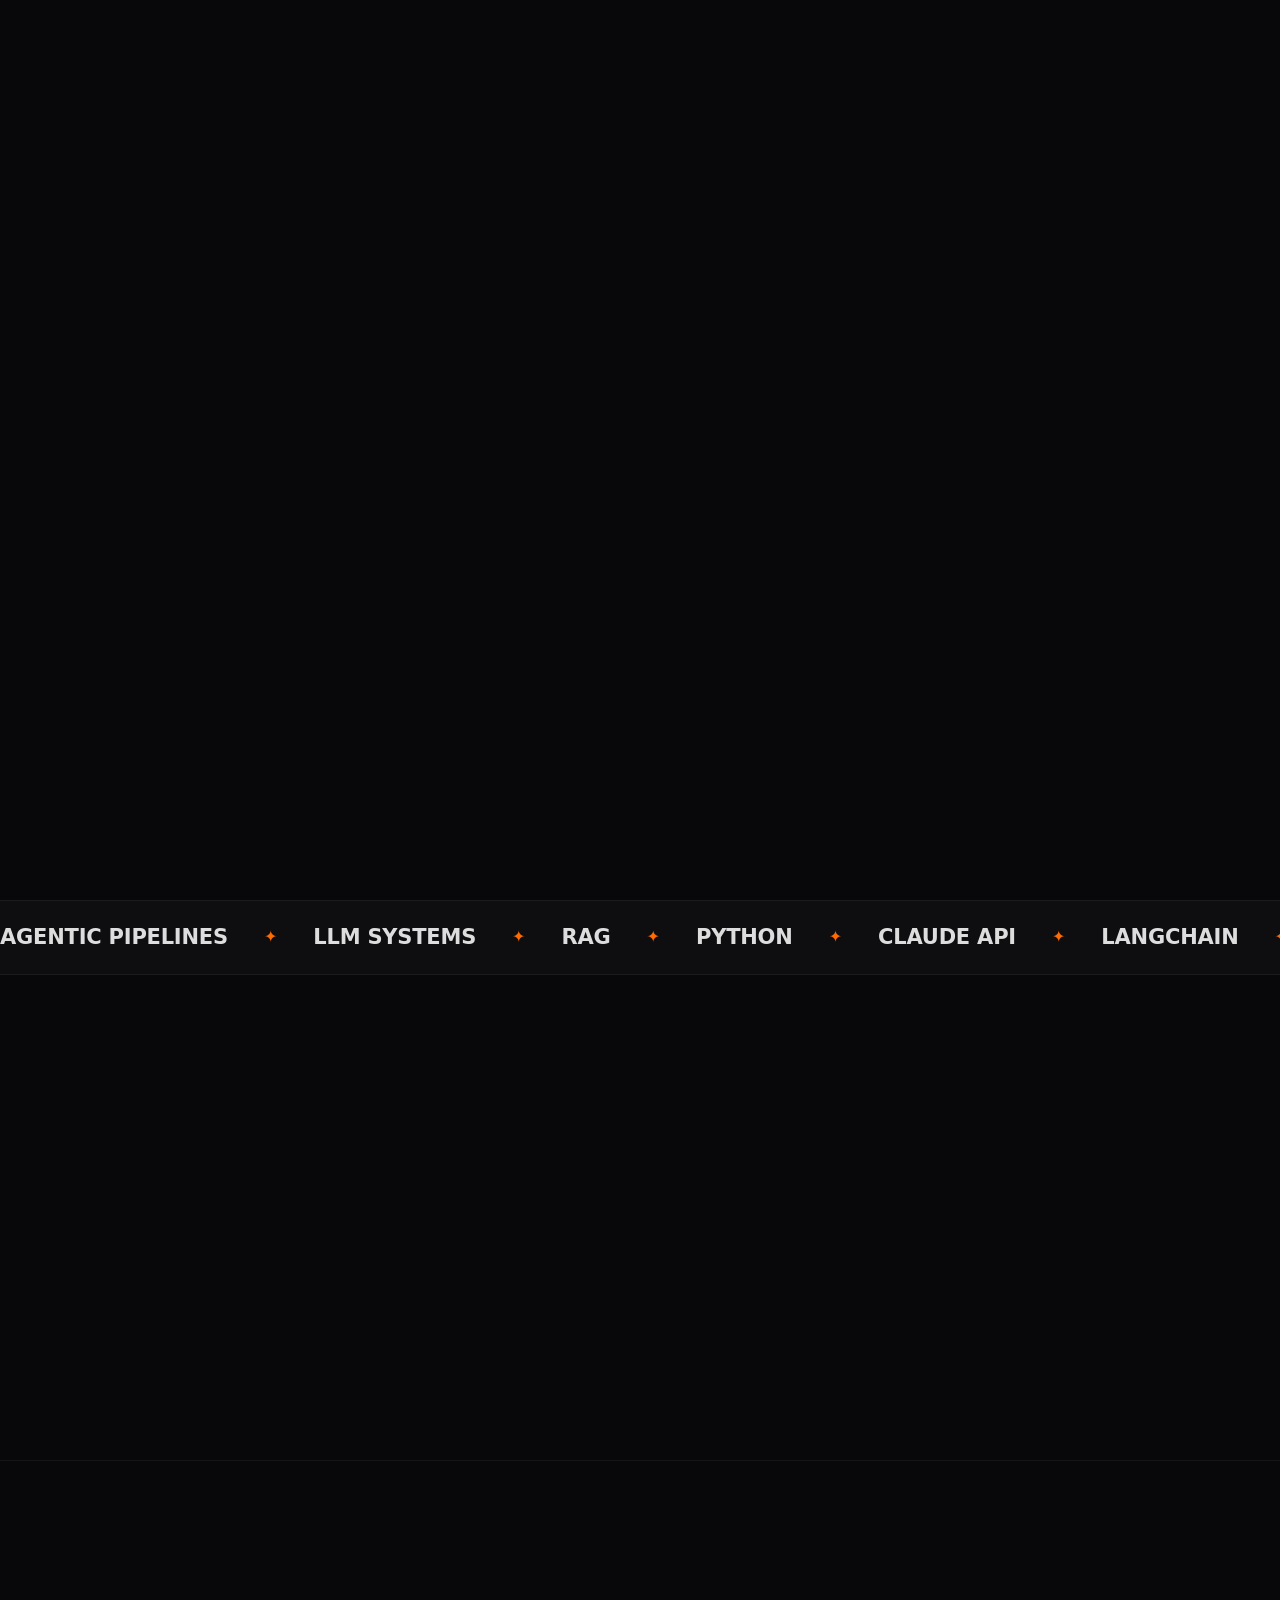
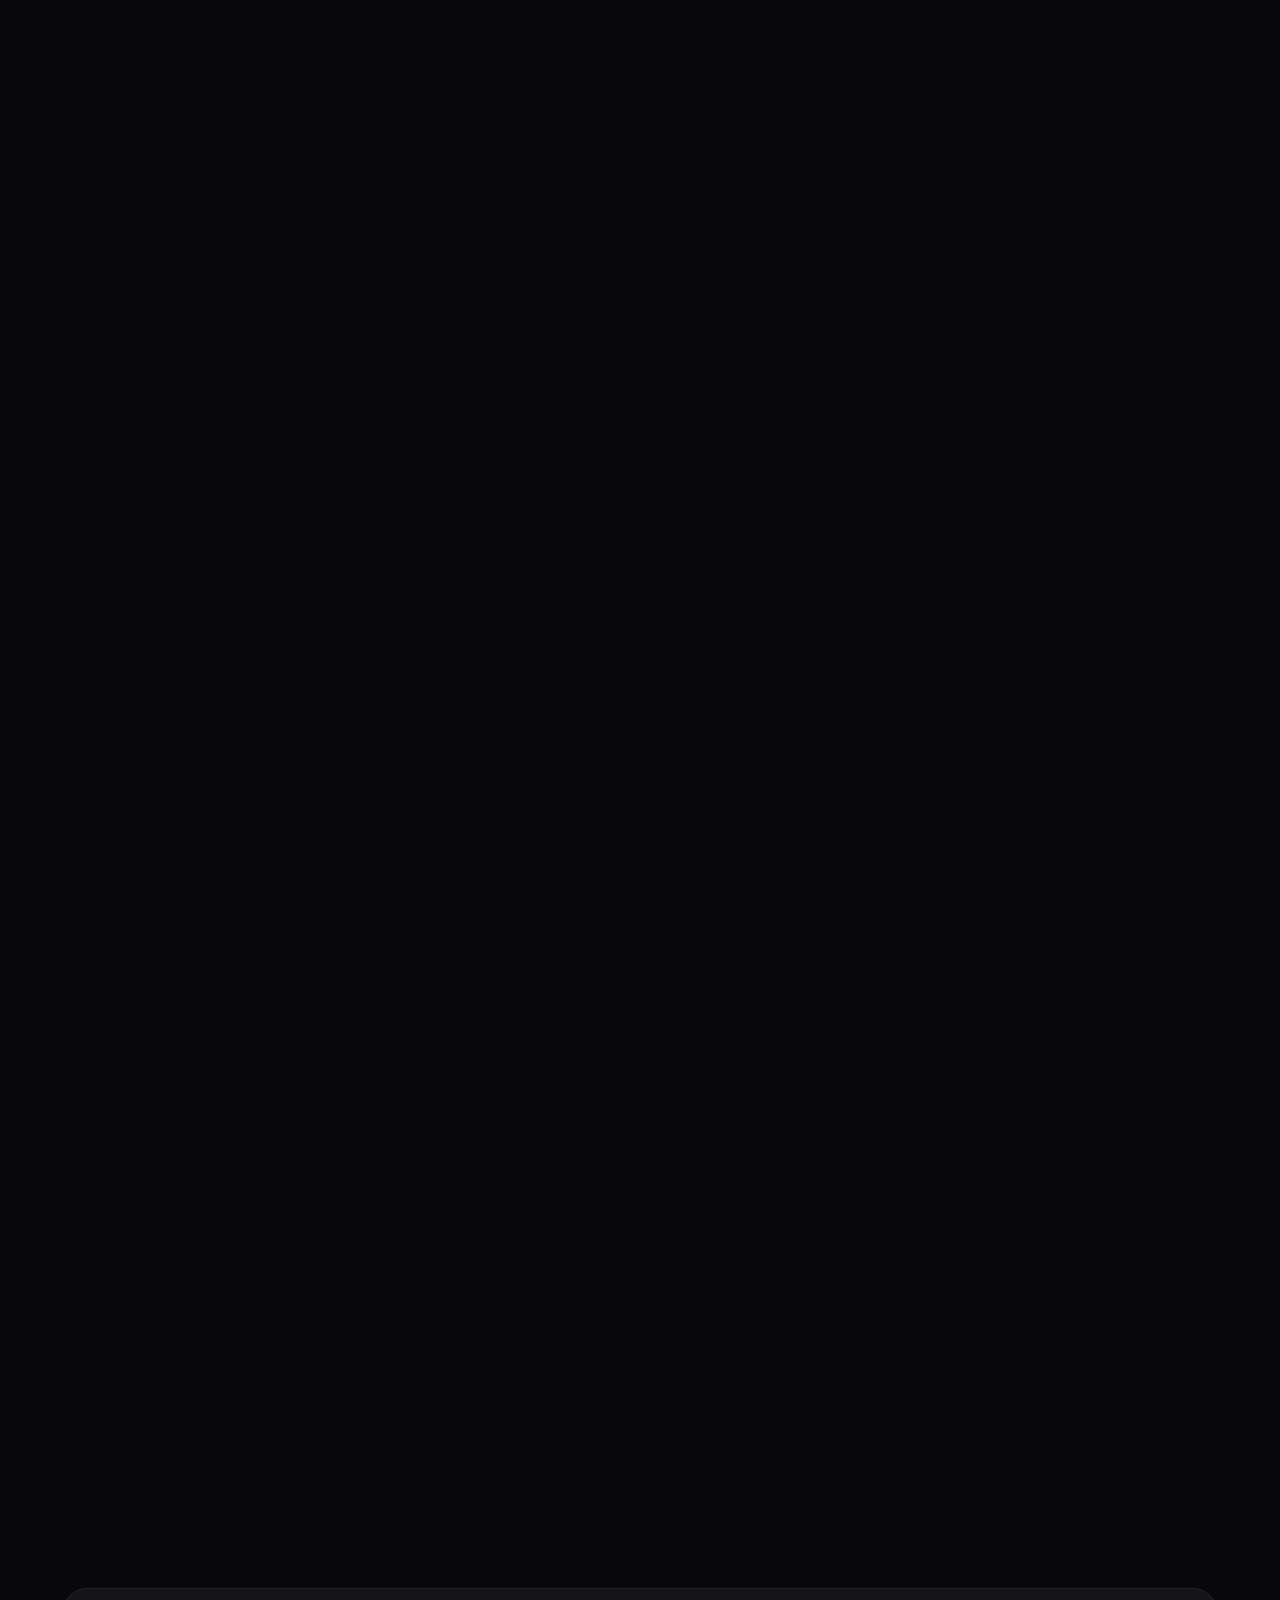
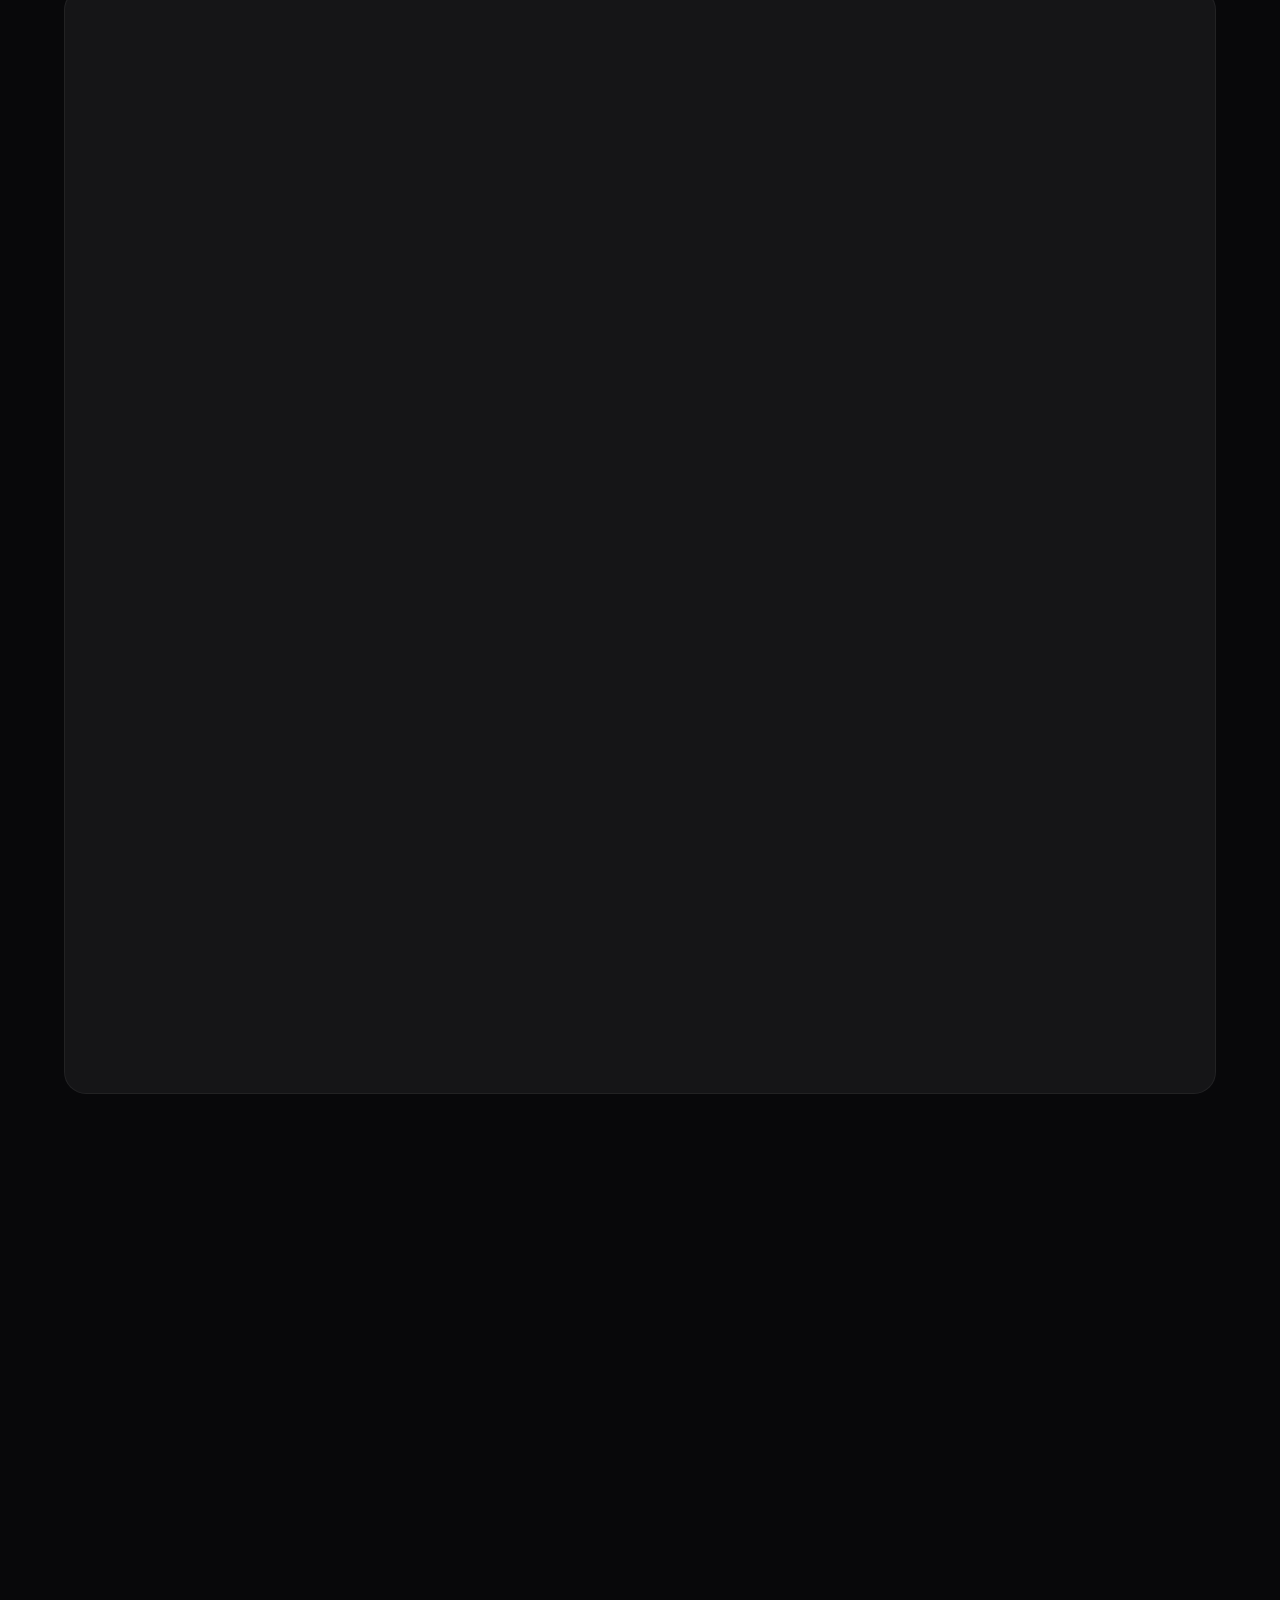
<file: index.html>
<!doctype html>
<html lang="en">
<head>
<meta charset="utf-8">
<meta name="viewport" content="width=device-width, initial-scale=1">
<title>Klarissa Artavia — AI Engineer &amp; Data Strategy</title>
<meta name="description" content="Klarissa Artavia is an AI Engineer building agentic pipelines, LLM systems and the data layer under them — plus the film and catalogue production that shows the result.">
<meta name="author" content="Klarissa Artavia">
<meta property="og:title" content="Klarissa Artavia — AI Engineer &amp; Data Strategy">
<meta property="og:description" content="AI systems that decide, alert and price — every output behind a validation gate.">
<meta property="og:type" content="website">
<meta property="og:url" content="https://klarissaartavia.github.io/">
<meta property="og:site_name" content="Klarissa Artavia">
<meta property="og:locale" content="en_US">
<meta property="og:locale:alternate" content="es_ES">
<meta property="og:image" content="https://klarissaartavia.github.io/assets/og-card.jpg">
<meta property="og:image:secure_url" content="https://klarissaartavia.github.io/assets/og-card.jpg">
<meta property="og:image:type" content="image/jpeg">
<meta property="og:image:width" content="1200">
<meta property="og:image:height" content="630">
<meta property="og:image:alt" content="Klarissa Artavia — AI Engineer &amp; Data Strategy">
<meta name="twitter:card" content="summary_large_image">
<meta name="twitter:title" content="Klarissa Artavia — AI Engineer &amp; Data Strategy">
<meta name="twitter:description" content="AI systems that decide, alert and price — every output behind a validation gate.">
<meta name="twitter:image" content="https://klarissaartavia.github.io/assets/og-card.jpg">
<meta name="twitter:image:alt" content="Klarissa Artavia — AI Engineer &amp; Data Strategy">
<link rel="canonical" href="https://klarissaartavia.github.io/">
<link rel="icon" href="data:image/svg+xml,%3Csvg xmlns='http://www.w3.org/2000/svg' viewBox='-9 -9 118 118'%3E%3Crect x='-9' y='-9' width='118' height='118' rx='26' fill='%230a0a0c'/%3E%3Cg fill='%23FF6B00'%3E%3Cpath d='M0.15 6.37 L36.75 6.37 L36.75 28.48 L0.00 62.74 L0.00 6.52Z'/%3E%3Cpath d='M68.08 6.37 L100.00 6.52 L52.56 52.78 L36.90 36.53 L67.94 6.52Z'/%3E%3Cpath d='M33.09 40.19 L84.92 93.63 L45.83 93.63 L14.35 57.91 L32.94 40.34Z'/%3E%3Cpath d='M10.69 61.27 L39.24 93.63 L0.00 93.63 L0.00 71.23 L10.54 61.42Z'/%3E%3C/g%3E%3C/svg%3E">
<link rel="preconnect" href="https://fonts.googleapis.com">
<link rel="preconnect" href="https://fonts.gstatic.com" crossorigin>
<link href="https://fonts.googleapis.com/css2?family=Onest:wght@300;400;500;600;700;800;900&family=Open+Sans:wght@300;400;500;600&display=swap" rel="stylesheet">
<style>
/* ============================================================
   KLARISSA ARTAVIA — personal site
   Palette from brand book: #FFFFFF #DDDDDD #FF6B00 #666666 #282828
   ============================================================ */

:root{
  --ink:#08080a;
  --ink-2:#0e0e11;
  --ink-3:#151519;
  --panel:#282828;
  --line:rgba(255,255,255,.10);
  --line-2:rgba(255,255,255,.055);
  --white:#ffffff;
  --soft:#dddddd;
  --mute:#8b8b93;
  --dim:#666666;
  --orange:#ff6b00;
  --orange-lo:#ff8a2b;
  --orange-hi:#ff4d00;

  --display:'Onest',system-ui,-apple-system,'Segoe UI',sans-serif;
  --body:'Open Sans',system-ui,-apple-system,'Segoe UI',sans-serif;

  --pad:clamp(20px,5vw,72px);
  --maxw:1320px;

  --ease:cubic-bezier(.22,1,.36,1);
  --ease-io:cubic-bezier(.65,.05,.36,1);
}

*,*::before,*::after{box-sizing:border-box}
html{-webkit-text-size-adjust:100%}
body{
  margin:0;
  background:var(--ink);
  color:var(--soft);
  font-family:var(--body);
  font-size:16px;
  line-height:1.65;
  -webkit-font-smoothing:antialiased;
  overflow-x:hidden;
}
body.is-locked{overflow:hidden}
img{max-width:100%;display:block}
a{color:inherit;text-decoration:none}
button{font:inherit;color:inherit;background:none;border:0;cursor:pointer}
::selection{background:var(--orange);color:#fff}

/* ---------- smooth scroll rig ---------- */
#rig{position:fixed;inset:0 0 auto 0;width:100%;will-change:transform;z-index:1}
#rig.static{position:static;transform:none!important}
#flow{width:100%}

/* ---------- shared ---------- */
.wrap{width:100%;max-width:var(--maxw);margin-inline:auto;padding-inline:var(--pad)}
section{position:relative}
.eyebrow{
  font-family:var(--display);font-size:12px;font-weight:600;letter-spacing:.22em;
  text-transform:uppercase;color:var(--orange);display:inline-flex;align-items:center;gap:10px;
}
.eyebrow::before{content:"";width:26px;height:1px;background:var(--orange);display:block}
h1,h2,h3,h4{font-family:var(--display);color:var(--white);margin:0;line-height:.95;letter-spacing:-.035em;font-weight:800}
h2{font-size:clamp(38px,6.4vw,86px)}
h3{font-size:clamp(21px,2.2vw,27px);line-height:1.15;letter-spacing:-.02em}
p{margin:0}
.lead{font-size:clamp(16px,1.35vw,19px);color:var(--mute);line-height:1.75}
.rule{height:1px;background:var(--line-2);width:100%}

/* ---------- reveal ---------- */
.rv{opacity:0;transform:translate3d(0,34px,0);transition:opacity .95s var(--ease),transform 1.05s var(--ease);transition-delay:var(--d,0ms)}
[data-par]{transition-property:opacity!important}
.rv.in{opacity:1;transform:none}
.rv-l{opacity:0;transform:translate3d(-28px,0,0);transition:opacity .9s var(--ease),transform 1s var(--ease);transition-delay:var(--d,0ms)}
.rv-l.in{opacity:1;transform:none}
.mask{display:block;overflow:hidden;padding-bottom:.06em;margin-bottom:-.06em}
.mask > span{display:block;transform:translate3d(0,105%,0);transition:transform 1.15s var(--ease);transition-delay:var(--d,0ms)}
.in .mask > span,.mask.in > span{transform:none}
.grow{transform-origin:left center;transform:scaleX(0);transition:transform 1.1s var(--ease);transition-delay:var(--d,0ms)}
.grow.in{transform:scaleX(1)}

/* ---------- loader ---------- */
#boot{
  position:fixed;inset:0;z-index:200;background:var(--ink);
  display:grid;place-items:center;transition:transform 1s var(--ease) .15s;
}
#boot.gone{transform:translate3d(0,-101%,0)}
#boot .mark{display:flex;align-items:center;gap:16px;opacity:0;animation:bootin .7s var(--ease) .1s forwards}
#boot svg{width:44px;height:44px}
#boot .num{font-family:var(--display);font-weight:800;font-size:44px;color:var(--white);letter-spacing:-.04em;font-variant-numeric:tabular-nums}
#boot .bar{position:absolute;left:0;bottom:0;height:2px;width:0;background:var(--orange)}
@keyframes bootin{to{opacity:1}}

/* ---------- progress + cursor ---------- */
#prog{position:fixed;top:0;left:0;height:2px;width:100%;transform:scaleX(0);transform-origin:0 50%;
  background:linear-gradient(90deg,var(--orange-hi),var(--orange-lo));z-index:120}
#cur,#curDot{position:fixed;top:0;left:0;z-index:195;pointer-events:none;border-radius:50%;opacity:0;transition:opacity .3s}
#cur{width:38px;height:38px;border:1px solid rgba(255,107,0,.75);margin:-19px 0 0 -19px;transition:width .35s var(--ease),height .35s var(--ease),background .35s,opacity .3s,margin .35s var(--ease)}
#curDot{width:5px;height:5px;background:var(--orange);margin:-2.5px 0 0 -2.5px}
body.cursor-on #cur,body.cursor-on #curDot{opacity:1}
body.cursor-on.hot #cur{width:74px;height:74px;margin:-37px 0 0 -37px;background:rgba(255,107,0,.12)}

/* ---------- nav ---------- */
#nav{
  position:fixed;top:0;left:0;right:0;z-index:110;
  padding:22px var(--pad);
  display:flex;align-items:center;justify-content:space-between;gap:24px;
  transition:padding .5s var(--ease),background .5s var(--ease),backdrop-filter .5s var(--ease),border-color .5s var(--ease);
  border-bottom:1px solid transparent;
}
#nav.stuck{padding:13px var(--pad);background:rgba(8,8,10,.72);backdrop-filter:blur(16px) saturate(140%);-webkit-backdrop-filter:blur(16px) saturate(140%);border-bottom-color:var(--line-2)}
.brand{display:flex;align-items:center;gap:8px}
.brand svg{width:34px;height:34px;flex:none;margin-top:-2px}
.brand .txt{font-family:var(--display);font-weight:800;font-size:14.5px;letter-spacing:.02em;color:var(--white);line-height:1.05}
.brand .txt i{font-style:normal;color:var(--orange)}
.brand .txt small{display:block;font-weight:500;font-size:8.5px;letter-spacing:.3em;color:var(--dim);margin-top:2px}
.links{display:flex;align-items:center;gap:6px}
.links a{
  position:relative;font-family:var(--display);font-size:13.5px;font-weight:500;color:var(--mute);
  padding:9px 15px;border-radius:100px;transition:color .35s var(--ease),background .35s var(--ease);
}
.links a::after{content:"";position:absolute;left:15px;right:15px;bottom:5px;height:1px;background:var(--orange);transform:scaleX(0);transform-origin:0 50%;transition:transform .45s var(--ease)}
.links a:hover{color:var(--white)}
.links a:hover::after,.links a.active::after{transform:scaleX(1)}
.links a.active{color:var(--white)}
.nav-cta{
  font-family:var(--display);font-weight:600;font-size:13.5px;color:#fff;background:var(--orange);
  padding:11px 20px;border-radius:100px;display:inline-flex;align-items:center;gap:9px;
  transition:transform .4s var(--ease),box-shadow .4s var(--ease),background .3s;
}
.nav-cta:hover{background:var(--orange-lo);box-shadow:0 10px 34px -10px rgba(255,107,0,.85)}
.burger{display:none;flex:none;width:44px;height:44px;border:1px solid var(--line);border-radius:50%;align-items:center;justify-content:center;flex-direction:column;gap:5px}
.burger i{display:block;width:15px;height:1.5px;background:var(--white);transition:transform .4s var(--ease),opacity .3s}
.burger.x i:nth-child(1){transform:translateY(3.25px) rotate(45deg)}
.burger.x i:nth-child(2){opacity:0}
.burger.x i:nth-child(3){transform:translateY(-3.25px) rotate(-45deg)}

#sheet{
  position:fixed;inset:0;z-index:105;background:var(--ink-2);
  display:flex;flex-direction:column;justify-content:center;gap:6px;padding:0 var(--pad);
  clip-path:inset(0 0 100% 0);transition:clip-path .8s var(--ease);
}
#sheet.open{clip-path:inset(0 0 0 0)}
#sheet a{font-family:var(--display);font-weight:800;font-size:clamp(30px,9vw,54px);color:var(--white);letter-spacing:-.04em;
  opacity:0;transform:translateY(24px);transition:opacity .6s var(--ease),transform .7s var(--ease)}
#sheet.open a{opacity:1;transform:none}
#sheet.open a:nth-child(1){transition-delay:.16s}
#sheet.open a:nth-child(2){transition-delay:.22s}
#sheet.open a:nth-child(3){transition-delay:.28s}
#sheet.open a:nth-child(4){transition-delay:.34s}
#sheet.open a:nth-child(5){transition-delay:.40s}
#sheet.open a:nth-child(6){transition-delay:.46s}
#sheet .meta{margin-top:34px;color:var(--mute);font-size:14px;opacity:0;transition:opacity .6s .55s}
#sheet.open .meta{opacity:1}

/* ---------- buttons ---------- */
.btn{
  position:relative;display:inline-flex;align-items:center;gap:12px;overflow:hidden;
  font-family:var(--display);font-weight:600;font-size:15px;letter-spacing:-.01em;
  padding:17px 30px;border-radius:100px;isolation:isolate;
  transition:transform .5s var(--ease),color .4s var(--ease),border-color .4s var(--ease);
}
.btn span{position:relative;z-index:2}
.btn .dot{position:relative;z-index:2;width:7px;height:7px;border-radius:50%;background:currentColor;transition:transform .5s var(--ease)}
.btn::before{content:"";position:absolute;inset:0;z-index:1;border-radius:inherit;transform:translate3d(0,101%,0);transition:transform .6s var(--ease)}
.btn:hover::before{transform:none}
.btn:hover .dot{transform:scale(2.6)}
.btn-solid{background:var(--orange);color:#fff;box-shadow:0 16px 44px -20px rgba(255,107,0,.9)}
.btn-solid::before{background:var(--white)}
.btn-solid:hover{color:var(--ink)}
.btn-ghost{border:1px solid var(--line);color:var(--white)}
.btn-ghost::before{background:var(--white)}
.btn-ghost:hover{color:var(--ink);border-color:var(--white)}

/* ---------- hero ---------- */
#hero{min-height:100svh;display:flex;align-items:center;padding:120px 0 32px;overflow:hidden}
.glow{position:absolute;border-radius:50%;filter:blur(90px);pointer-events:none}
.glow-a{width:min(880px,105vw);height:min(880px,105vw);top:-34%;right:-18%;
  background:radial-gradient(circle,rgba(255,107,0,.36),rgba(255,77,0,.10) 45%,transparent 68%)}
.glow-b{width:min(620px,90vw);height:min(620px,90vw);bottom:-30%;left:-16%;
  background:radial-gradient(circle,rgba(255,107,0,.16),transparent 66%)}
.ghost-k{
  position:absolute;left:50%;top:50%;transform:translate(-50%,-50%);
  width:min(96vh,86vw);height:auto;pointer-events:none;user-select:none;
}
.ghost-k path{fill:rgba(255,255,255,.026);stroke:rgba(255,255,255,.042);stroke-width:.22}
.hero-grid{position:relative;z-index:2;display:grid;grid-template-columns:1fr 1.2fr;gap:clamp(16px,2vw,34px);align-items:center}
.hero-tag{
  display:inline-flex;align-items:center;gap:10px;border:1px solid var(--line);border-radius:100px;
  padding:8px 16px 8px 12px;font-size:12.5px;color:var(--soft);font-family:var(--display);font-weight:500;
  background:rgba(255,255,255,.02);backdrop-filter:blur(6px);
}
.pulse{width:7px;height:7px;border-radius:50%;background:#2fd36a;position:relative;flex:none}
.pulse::after{content:"";position:absolute;inset:-4px;border-radius:50%;border:1px solid #2fd36a;animation:pulse 2.2s ease-out infinite}
@keyframes pulse{0%{transform:scale(.6);opacity:.9}100%{transform:scale(1.7);opacity:0}}
.hero-hi{font-family:var(--display);font-weight:500;font-size:clamp(15px,1.5vw,18px);color:var(--mute);margin:26px 0 6px}
.hero-name{font-size:clamp(52px,10.2vw,146px);font-weight:900;letter-spacing:-.055em;line-height:.86}
.hero-name .o{color:var(--orange)}
.hero-sub{max-width:46ch;margin-top:26px;font-size:clamp(16px,1.5vw,20px);line-height:1.6;color:var(--soft)}
.hero-sub b{color:var(--white);font-weight:600}
.hero-btns{display:flex;flex-wrap:wrap;gap:12px;margin-top:34px}
.hero-foot{display:flex;flex-wrap:wrap;gap:26px;margin-top:44px;padding-top:26px;border-top:1px solid var(--line-2)}
.hero-foot div{min-width:104px}
.hero-foot b{display:block;font-family:var(--display);font-weight:800;font-size:clamp(24px,2.6vw,34px);color:var(--white);letter-spacing:-.04em;line-height:1}
.hero-foot small{font-size:11.5px;letter-spacing:.13em;text-transform:uppercase;color:var(--dim);display:block;margin-top:7px}

.shot{position:relative}
.shot .frame{
  position:relative;border-radius:200px 200px 26px 26px;overflow:hidden;aspect-ratio:1/1.16;
  background:linear-gradient(160deg,#1a1a1f,#0c0c0e);border:1px solid var(--line);
}
.shot .frame::after{content:"";position:absolute;inset:0;
  background:linear-gradient(180deg,transparent 42%,rgba(8,8,10,.62) 88%),radial-gradient(120% 70% at 70% 0%,rgba(255,107,0,.24),transparent 60%)}
.shot img{width:100%;height:100%;object-fit:cover;object-position:50% 22%;transform:scale(1.06);transition:transform 1.2s var(--ease)}
.shot:hover img{transform:scale(1.11)}
.chip{
  position:absolute;left:-26px;bottom:34px;z-index:3;background:rgba(20,20,24,.82);backdrop-filter:blur(18px);
  border:1px solid var(--line);border-radius:18px;padding:15px 19px;min-width:210px;
  box-shadow:0 26px 60px -28px rgba(0,0,0,.95);
}
.chip b{display:block;font-family:var(--display);font-weight:800;font-size:27px;color:var(--white);letter-spacing:-.04em;line-height:1}
.chip small{font-size:11.5px;color:var(--mute);display:block;margin-top:5px;line-height:1.45;min-height:2.9em}
.chip b,.chip small{transition:opacity .45s var(--ease),transform .45s var(--ease)}
.chip.swap b,.chip.swap small{opacity:0;transform:translateY(-5px)}
.chip .bars{display:flex;gap:4px;margin-top:11px;align-items:flex-end;height:24px}
.chip .bars i{display:block;flex:1;background:var(--orange);border-radius:2px;transform-origin:bottom;animation:eq 1.9s var(--ease) infinite alternate}
.chip .bars i:nth-child(2){animation-delay:.18s;opacity:.72}
.chip .bars i:nth-child(3){animation-delay:.36s;opacity:.5}
.chip .bars i:nth-child(4){animation-delay:.54s;opacity:.78}
.chip .bars i:nth-child(5){animation-delay:.72s;opacity:.38}
@keyframes eq{from{height:22%}to{height:100%}}
.scrollcue{display:flex;align-items:center;gap:12px;margin-top:52px;color:var(--dim);font-size:11.5px;letter-spacing:.2em;text-transform:uppercase;font-family:var(--display)}
.scrollcue .track{width:58px;height:1px;background:var(--line);position:relative;overflow:hidden}
.scrollcue .track i{position:absolute;inset:0;background:var(--orange);transform:translateX(-100%);animation:slide 2.4s var(--ease) infinite}
@keyframes slide{50%{transform:none}100%{transform:translateX(100%)}}

/* ---------- ticker ---------- */
.ticker{border-block:1px solid var(--line-2);background:var(--ink-2);padding:19px 0;overflow:hidden;white-space:nowrap;display:flex}
.ticker .run{display:flex;flex:none;gap:36px;padding-right:36px;animation:run 34s linear infinite;align-items:center}
.ticker span{font-family:var(--display);font-weight:700;font-size:clamp(15px,1.7vw,21px);letter-spacing:-.01em;color:var(--soft);text-transform:uppercase}
.ticker em{color:var(--orange);font-style:normal}
@keyframes run{to{transform:translateX(-100%)}}

/* ---------- section head ---------- */
.sec{padding:clamp(38px,4.5vw,69px) 0}
.head{display:grid;grid-template-columns:1fr auto;gap:26px;align-items:end;margin-bottom:clamp(44px,5.5vw,78px)}
.head .n{font-family:var(--display);font-weight:600;font-size:13px;color:var(--dim);letter-spacing:.1em}
.head h2{margin-top:16px}
.head h2 .o{color:var(--orange)}
.head .side{max-width:36ch;font-size:14.5px;color:var(--mute);line-height:1.7}

/* ---------- about ---------- */
.about{display:grid;grid-template-columns:1.2fr 1fr;gap:clamp(30px,4.2vw,58px);align-items:center}
.about-img{position:relative}
.about-img .halo{
  position:absolute;left:50%;top:46%;transform:translate(-50%,-50%);width:104%;aspect-ratio:1/1;
  border-radius:50%;filter:blur(60px);pointer-events:none;
  background:radial-gradient(circle,rgba(255,107,0,.22),rgba(255,77,0,.07) 52%,transparent 72%);
}
.about-img .ring{
  position:absolute;left:50%;top:44%;transform:translate(-50%,-50%);width:92%;aspect-ratio:1/1;
  border:1px solid var(--line);border-radius:50%;pointer-events:none;
}
.about-img .cut{position:relative;filter:drop-shadow(0 44px 68px rgba(0,0,0,.62))}
.about-img img{
  width:100%;height:auto;display:block;transform-origin:50% 100%;
  -webkit-mask-image:linear-gradient(180deg,#000 0%,#000 60%,rgba(0,0,0,.5) 84%,transparent 100%);
  mask-image:linear-gradient(180deg,#000 0%,#000 60%,rgba(0,0,0,.5) 84%,transparent 100%);
  transition:transform 1.2s var(--ease);
}
.about-img:hover img{transform:scale(1.045)}
.about-badge{position:relative;margin-top:-4px;display:flex;justify-content:space-between;
  align-items:center;gap:14px;padding-top:16px;border-top:1px solid var(--line-2);
  font-family:var(--display);font-size:12px;letter-spacing:.14em;text-transform:uppercase;color:var(--soft)}
.about-badge b{color:var(--orange);font-weight:700}
.about-copy h3{font-size:clamp(25px,3.1vw,42px);line-height:1.12;letter-spacing:-.035em;margin-bottom:26px}
.about-copy h3 .o{color:var(--orange)}
.about-copy p + p{margin-top:19px}
.about-list{margin-top:34px;display:grid;gap:1px;background:var(--line-2);border-block:1px solid var(--line-2)}
.about-list div{background:var(--ink);padding:17px 0;display:grid;grid-template-columns:26px 1fr auto;gap:16px;align-items:baseline}
.about-list i{font-style:normal;color:var(--orange);font-family:var(--display);font-weight:700;font-size:12px}
.about-list b{font-family:var(--display);font-weight:600;color:var(--white);font-size:15.5px}
.about-list span{font-size:13px;color:var(--dim);text-align:right}

/* ---------- services ---------- */
.svc{display:grid;grid-template-columns:repeat(2,1fr);gap:1px;background:var(--line-2);border:1px solid var(--line-2);border-radius:22px;overflow:hidden}
.svc article{position:relative;background:var(--ink);padding:clamp(28px,3.6vw,48px);overflow:hidden;transition:background .6s var(--ease)}
.svc article::before{content:"";position:absolute;inset:auto 0 0 0;height:0;
  background:radial-gradient(100% 130% at 50% 100%,rgba(255,107,0,.14),transparent 70%);transition:height .7s var(--ease)}
.svc article:hover{background:var(--ink-2)}
.svc article:hover::before{height:100%}
.svc .no{font-family:var(--display);font-weight:800;font-size:12px;color:var(--orange);letter-spacing:.16em}
.svc h3{margin:20px 0 14px;position:relative}
.svc p{font-size:14.5px;color:var(--mute);line-height:1.72;position:relative;max-width:42ch}
.svc ul{list-style:none;margin:22px 0 0;padding:0;display:flex;flex-wrap:wrap;gap:7px;position:relative}
.svc li{font-family:var(--display);font-size:11.5px;font-weight:500;color:var(--soft);border:1px solid var(--line);
  border-radius:100px;padding:5px 12px;transition:border-color .4s,color .4s}
.svc article:hover li{border-color:rgba(255,107,0,.4);color:var(--white)}

/* ---------- work ---------- */
.work{display:grid;grid-template-columns:repeat(2,1fr);gap:clamp(16px,1.8vw,26px)}
.card{
  position:relative;display:flex;flex-direction:column;justify-content:space-between;gap:30px;overflow:hidden;
  background:var(--ink-2);border:1px solid var(--line-2);border-radius:22px;padding:clamp(24px,3vw,38px);
  min-height:330px;transition:transform .7s var(--ease),border-color .5s var(--ease),background .5s var(--ease);
}
.card::after{content:"";position:absolute;inset:0;pointer-events:none;border-radius:inherit;
  background:radial-gradient(90% 100% at 100% 0%,rgba(255,107,0,.15),transparent 62%);opacity:0;transition:opacity .7s var(--ease)}
.card:hover{transform:translateY(-6px);border-color:rgba(255,107,0,.32);background:var(--ink-3)}
.card:hover::after{opacity:1}
.card .top{display:flex;justify-content:space-between;align-items:flex-start;gap:18px;position:relative;z-index:2}
.tagline{font-family:var(--display);font-size:11px;font-weight:600;letter-spacing:.16em;text-transform:uppercase;color:var(--orange)}
.arrow{width:42px;height:42px;border-radius:50%;border:1px solid var(--line);display:grid;place-items:center;flex:none;
  transition:background .45s var(--ease),border-color .45s,transform .5s var(--ease)}
.arrow svg{width:14px;height:14px;transition:transform .5s var(--ease)}
.card:hover .arrow{background:var(--orange);border-color:var(--orange);transform:rotate(45deg)}
.card:hover .arrow svg{transform:rotate(-45deg)}
.card h3{margin:16px 0 12px;position:relative;z-index:2}
.card p{font-size:14.5px;color:var(--mute);line-height:1.7;position:relative;z-index:2;max-width:48ch}
.card .btm{position:relative;z-index:2}
.kpis{display:flex;flex-wrap:wrap;gap:22px;padding-bottom:20px;border-bottom:1px solid var(--line-2);margin-bottom:18px}
.kpis div b{display:block;font-family:var(--display);font-weight:800;font-size:21px;color:var(--white);letter-spacing:-.03em;line-height:1}
.kpis div small{font-size:10.5px;letter-spacing:.11em;text-transform:uppercase;color:var(--dim);display:block;margin-top:6px}
.stack{display:flex;flex-wrap:wrap;gap:6px}
.stack span{font-family:var(--display);font-size:11px;font-weight:500;color:var(--dim);border:1px solid var(--line-2);border-radius:6px;padding:4px 9px}
.card.private{background:linear-gradient(150deg,rgba(255,107,0,.09),transparent 55%),var(--ink-2)}
.card.private .arrow{opacity:.35}
.card.private:hover{transform:none}
.locked{font-family:var(--display);font-size:11px;font-weight:600;letter-spacing:.15em;text-transform:uppercase;color:var(--dim);
  display:inline-flex;align-items:center;gap:7px}
.more{margin-top:clamp(22px,2.6vw,34px);display:flex;flex-wrap:wrap;justify-content:space-between;align-items:center;gap:18px;
  border:1px solid var(--line-2);border-radius:18px;padding:22px clamp(20px,2.6vw,34px)}
.more p{font-size:14.5px;color:var(--mute)}
.more b{color:var(--white);font-family:var(--display);font-weight:600}

/* ---------- clients strip ---------- */
.clients{padding:clamp(52px,7vw,86px) 0;border-bottom:1px solid var(--line-2)}
.clients .cap{font-family:var(--display);font-size:11.5px;letter-spacing:.2em;text-transform:uppercase;color:var(--dim);text-align:center;margin-bottom:30px}
.logos{display:flex;flex-wrap:wrap;justify-content:center;align-items:center;gap:clamp(20px,4vw,56px)}
.logos span{font-family:var(--display);font-weight:700;font-size:clamp(15px,2.1vw,25px);letter-spacing:.02em;color:#4e4e56;
  transition:color .5s var(--ease),transform .5s var(--ease);white-space:nowrap}
.logos span:hover{color:var(--white);transform:translateY(-2px)}
.logos .lead-brand{color:var(--soft)}
.numbers{display:grid;grid-template-columns:repeat(4,1fr);gap:1px;background:var(--line-2);
  border:1px solid var(--line-2);border-radius:20px;overflow:hidden;margin-top:clamp(34px,4.5vw,58px)}
.numbers div{background:var(--ink);padding:clamp(22px,2.8vw,34px);text-align:center;transition:background .5s var(--ease)}
.numbers div:hover{background:var(--ink-2)}
.numbers b{display:block;font-family:var(--display);font-weight:800;font-size:clamp(28px,4.2vw,50px);color:var(--white);letter-spacing:-.045em;line-height:1}
.numbers b i{font-style:normal;color:var(--orange)}
.numbers small{display:block;margin-top:11px;font-size:11.5px;letter-spacing:.12em;text-transform:uppercase;color:var(--dim);line-height:1.5}

/* ---------- reel / video ---------- */
.reel{position:relative;align-self:start;width:100%;border-radius:clamp(18px,2vw,28px);overflow:hidden;
  border:1px solid var(--line);background:#000;aspect-ratio:16/9;cursor:pointer;isolation:isolate}
.reel video{width:100%;height:100%;object-fit:cover;display:block}
.reel .full{position:absolute;inset:0;opacity:0;transition:opacity .7s var(--ease);z-index:2}
.reel.live .full{opacity:1}
.reel.live{cursor:default}
.reel .veil{position:absolute;inset:0;z-index:3;display:grid;place-items:center;transition:opacity .6s var(--ease),visibility .6s;
  background:linear-gradient(180deg,rgba(8,8,10,.34),rgba(8,8,10,.06) 40%,rgba(8,8,10,.78))}
.reel.live .veil{opacity:0;visibility:hidden}
.play{position:relative;width:clamp(72px,7.6vw,104px);height:clamp(72px,7.6vw,104px);border-radius:50%;background:var(--orange);
  display:grid;place-items:center;box-shadow:0 22px 70px -18px rgba(255,107,0,.95);
  transition:transform .55s var(--ease),background .4s}
.play svg{width:26%;height:26%;fill:#fff;margin-left:8%}
.reel:hover .play{transform:scale(1.09);background:var(--orange-lo)}
.play::after{content:"";position:absolute;inset:0;border-radius:50%;
  border:1px solid rgba(255,107,0,.6);animation:ripple 2.6s var(--ease) infinite}
@keyframes ripple{0%{transform:scale(1);opacity:.85}100%{transform:scale(1.85);opacity:0}}
.reel .tag{position:absolute;left:clamp(16px,2vw,26px);top:clamp(16px,2vw,26px);z-index:4;display:flex;gap:8px;flex-wrap:wrap}
.reel .tag span{font-family:var(--display);font-size:11px;font-weight:600;letter-spacing:.14em;text-transform:uppercase;
  background:rgba(8,8,10,.6);backdrop-filter:blur(10px);border:1px solid var(--line);border-radius:100px;padding:6px 13px;color:var(--soft)}
.reel .tag .on{background:var(--orange);border-color:var(--orange);color:#fff}
.reel .cap{position:absolute;left:clamp(16px,2vw,26px);right:clamp(16px,2vw,26px);bottom:clamp(16px,2vw,26px);z-index:4;
  display:flex;justify-content:space-between;align-items:flex-end;gap:18px;transition:opacity .5s}
.reel.live .cap{opacity:0;pointer-events:none}
.reel .cap b{font-family:var(--display);font-weight:700;font-size:clamp(17px,2.2vw,27px);color:#fff;letter-spacing:-.025em;display:block}
.reel .cap small{font-size:12.5px;color:var(--soft);display:block;margin-top:5px}
.reel .cap .dur{font-family:var(--display);font-size:12px;letter-spacing:.14em;color:var(--soft);white-space:nowrap}

.case{display:grid;grid-template-columns:minmax(0,1fr) 340px;gap:clamp(20px,2.6vw,34px);align-items:start}
.case-side{display:flex;flex-direction:column;gap:clamp(14px,1.6vw,20px)}
.case-note{border:1px solid var(--line-2);border-radius:20px;padding:clamp(20px,2.4vw,28px);background:var(--ink-2);flex:1}
.case-note h4{font-family:var(--display);font-weight:700;font-size:15px;color:var(--white);margin:0 0 12px;letter-spacing:-.01em}
.case-note p{font-size:13.8px;color:var(--mute);line-height:1.7}
.case-note ul{list-style:none;margin:14px 0 0;padding:0;display:grid;gap:9px}
.case-note li{font-size:13.5px;color:var(--soft);display:grid;grid-template-columns:16px 1fr;gap:9px;align-items:baseline}
.case-note li::before{content:"";width:5px;height:5px;border-radius:50%;background:var(--orange);transform:translateY(-2px)}

/* ---------- gallery ---------- */
.gal{display:grid;grid-template-columns:repeat(4,1fr);grid-auto-rows:clamp(132px,13.5vw,196px);
  gap:clamp(10px,1.3vw,18px);margin-top:clamp(18px,2.4vw,30px)}
.gal figure{margin:0;position:relative;overflow:hidden;border-radius:16px;border:1px solid var(--line-2);background:var(--ink-2);cursor:zoom-in}
.gal img{width:100%;height:100%;object-fit:cover;transition:transform 1.1s var(--ease),filter .6s var(--ease);filter:saturate(.92)}
.gal figure:hover img{transform:scale(1.06);filter:saturate(1.05)}
.gal figcaption{position:absolute;inset:auto 0 0 0;padding:26px 16px 14px;z-index:2;
  background:linear-gradient(180deg,transparent,rgba(8,8,10,.88));
  font-family:var(--display);font-size:11.5px;font-weight:600;letter-spacing:.12em;text-transform:uppercase;color:var(--soft);
  transform:translateY(6px);opacity:0;transition:opacity .5s var(--ease),transform .5s var(--ease)}
.gal figure:hover figcaption{opacity:1;transform:none}
.gal .tall{grid-row:span 2}
.gal .wide{grid-column:span 2}
.gal .story img{object-position:50% 38%}

#lb{position:fixed;inset:0;z-index:180;background:rgba(5,5,7,.94);backdrop-filter:blur(14px);
  display:grid;place-items:center;padding:clamp(18px,4vw,60px);opacity:0;visibility:hidden;transition:opacity .5s var(--ease),visibility .5s}
#lb.on{opacity:1;visibility:visible}
#lb img{max-width:100%;max-height:88vh;border-radius:14px;transform:scale(.965);transition:transform .6s var(--ease);box-shadow:0 40px 120px -40px #000}
#lb.on img{transform:none}
#lb .x{position:absolute;top:clamp(16px,3vw,32px);right:clamp(16px,3vw,32px);width:46px;height:46px;border-radius:50%;
  border:1px solid var(--line);display:grid;place-items:center;color:#fff;transition:background .4s,border-color .4s}
#lb .x:hover{background:var(--orange);border-color:var(--orange)}

/* ---------- stack ---------- */
.tools{display:grid;grid-template-columns:repeat(auto-fill,minmax(168px,1fr));gap:1px;background:var(--line-2);
  border:1px solid var(--line-2);border-radius:20px;overflow:hidden}
.tools div{background:var(--ink);padding:24px 22px;transition:background .45s var(--ease),color .45s}
.tools div:hover{background:var(--orange)}
.tools b{display:block;font-family:var(--display);font-weight:600;font-size:15px;color:var(--white);letter-spacing:-.01em}
.tools small{font-size:11px;letter-spacing:.12em;text-transform:uppercase;color:var(--dim);display:block;margin-top:6px;transition:color .45s}
.tools div:hover small{color:rgba(255,255,255,.82)}

/* ---------- contact ---------- */
#contact{overflow:hidden}
.cta{position:relative;border-radius:30px;overflow:hidden;border:1px solid var(--line);
  background:linear-gradient(150deg,#161619,#0b0b0d 55%);padding:clamp(40px,6.6vw,96px) clamp(26px,5vw,80px)}
.cta .glow-c{position:absolute;width:min(760px,120%);height:min(760px,120%);right:-22%;top:-52%;border-radius:50%;filter:blur(90px);
  background:radial-gradient(circle,rgba(255,107,0,.32),transparent 62%);pointer-events:none}
.cta-in{position:relative;z-index:2;display:grid;grid-template-columns:1.15fr .85fr;gap:clamp(30px,5vw,70px);align-items:end}
.cta h2{font-size:clamp(38px,7vw,96px)}
.cta h2 .o{color:var(--orange)}
.cta .lead{margin-top:24px;max-width:44ch}
.contact-list{display:grid;gap:1px;background:var(--line-2);border:1px solid var(--line-2);border-radius:18px;overflow:hidden}
.contact-list a{background:rgba(10,10,12,.55);padding:19px 22px;display:flex;align-items:center;justify-content:space-between;gap:16px;
  transition:background .45s var(--ease),padding .45s var(--ease)}
.contact-list a:hover{background:var(--orange);padding-left:28px}
.contact-list small{display:block;font-size:10.5px;letter-spacing:.16em;text-transform:uppercase;color:var(--dim);margin-bottom:5px;transition:color .4s}
.contact-list b{font-family:var(--display);font-weight:600;font-size:15px;color:var(--white);letter-spacing:-.01em;word-break:break-all}
.contact-list a:hover small{color:rgba(255,255,255,.78)}
.contact-list svg{width:15px;height:15px;flex:none;transition:transform .45s var(--ease)}
.contact-list a:hover svg{transform:translate(3px,-3px)}
.cta-btns{display:flex;flex-wrap:wrap;gap:12px;margin-top:34px}

/* ---------- footer ---------- */
footer{border-top:1px solid var(--line-2);padding:44px 0 40px}
.foot{display:flex;flex-wrap:wrap;gap:22px;justify-content:space-between;align-items:center;font-size:13px;color:var(--dim)}
.foot .socials{display:flex;gap:8px}
.foot .socials a{width:44px;height:44px;border:1px solid var(--line);border-radius:50%;display:grid;place-items:center;
  transition:background .4s var(--ease),border-color .4s,transform .4s var(--ease)}
.foot .socials a:hover{background:var(--orange);border-color:var(--orange);transform:translateY(-3px)}
.foot .socials svg{width:15px;height:15px}
.totop{display:inline-flex;align-items:center;gap:9px;font-family:var(--display);font-size:12.5px;color:var(--soft);
  letter-spacing:.09em;text-transform:uppercase;transition:color .3s;min-height:44px}
.totop:hover{color:var(--orange)}

/* ---------- brand mark ---------- */
.kmark{display:block;flex:none}
.kmark path{fill:url(#kgrad)}

/* ---------- language switch ---------- */
.lang{display:inline-flex;align-items:center;border:1px solid var(--line);border-radius:100px;padding:3px;gap:2px;flex:none}
.lang button{
  font-family:var(--display);font-weight:600;font-size:11.5px;letter-spacing:.08em;color:var(--dim);
  padding:6px 11px;border-radius:100px;transition:color .35s var(--ease),background .35s var(--ease);
  min-height:34px;
}
.lang button.on{background:var(--orange);color:#fff}
.lang button:not(.on):hover{color:var(--white)}
#sheet .lang{align-self:flex-start;margin-top:30px}
#sheet .lang button{font-size:13px;padding:11px 18px;min-height:44px}

/* ---------- hero cut-out ---------- */
.shot{position:relative;align-self:end}
.shot .cut{position:relative;width:100%;display:flex;justify-content:center;filter:drop-shadow(0 40px 60px rgba(0,0,0,.6))}
.shot .cut img{
  width:100%;height:auto;max-height:calc(100svh - 118px);object-fit:contain;object-position:50% 100%;
  display:block;transform:scale(1.14);transform-origin:50% 100%;
  -webkit-mask-image:linear-gradient(180deg,#000 0%,#000 58%,rgba(0,0,0,.55) 82%,transparent 99%);
  mask-image:linear-gradient(180deg,#000 0%,#000 58%,rgba(0,0,0,.55) 82%,transparent 99%);
  transition:transform 1.2s var(--ease);
}
.shot:hover .cut img{transform:scale(1.18)}
.shot .halo{
  position:absolute;left:50%;top:46%;transform:translate(-50%,-50%);width:112%;aspect-ratio:1/1;z-index:-1;
  border-radius:50%;filter:blur(58px);pointer-events:none;
  background:radial-gradient(circle,rgba(255,107,0,.30),rgba(255,77,0,.09) 52%,transparent 72%);
}
.shot .ring{
  position:absolute;left:50%;top:44%;transform:translate(-50%,-50%);width:96%;aspect-ratio:1/1;z-index:-1;
  border:1px solid var(--line);border-radius:50%;pointer-events:none;
}
.shot .chip{left:auto;right:-10px;bottom:8%}

/* ---------- stack with logos ---------- */
.tools div{display:flex;align-items:center;gap:14px}
.tools .ico{width:26px;height:26px;flex:none;color:var(--soft);transition:color .45s var(--ease)}
.tools .ico svg{width:100%;height:100%;fill:currentColor}
.tools .txt{min-width:0}
.tools div:hover .ico,.tools div:hover b{color:#fff}

/* ---------- linkedin ---------- */
.li-rail{position:relative}
.li-track{
  display:flex;gap:clamp(14px,1.8vw,22px);overflow-x:auto;overscroll-behavior-x:contain;
  scroll-snap-type:x mandatory;scroll-behavior:smooth;scrollbar-width:none;
  padding-block:10px;
}
.li-track::-webkit-scrollbar{display:none}
.li-track > *{flex:0 0 calc((100% - 2*clamp(14px,1.8vw,22px)) / 3);scroll-snap-align:start}
.li-nav{display:flex;align-items:center;justify-content:space-between;gap:18px;margin-top:22px}
.li-dots{display:flex;gap:0;flex-wrap:wrap;margin-left:-9px}
.li-dots button{
  min-width:34px;height:44px;padding:0;border:0;background:none;cursor:pointer;
  display:grid;place-items:center;-webkit-tap-highlight-color:transparent
}
.li-dots button::before{
  content:"";display:block;width:7px;height:7px;border-radius:50%;
  background:var(--line-2);transition:background .4s var(--ease),width .4s var(--ease)
}
.li-dots button.on::before{width:22px;border-radius:100px;background:var(--orange)}
.li-arrows{display:flex;gap:9px}
.li-arrow{
  width:44px;height:44px;display:grid;place-items:center;cursor:pointer;
  border:1px solid var(--line-2);border-radius:50%;background:transparent;color:var(--soft);
  transition:border-color .4s var(--ease),color .4s var(--ease),background .4s var(--ease),opacity .4s
}
.li-arrow:hover:not(:disabled){border-color:rgba(255,107,0,.45);color:#fff;background:var(--ink-3)}
.li-arrow:disabled{opacity:.32;cursor:default}
.li-arrow svg{width:15px;height:15px;fill:none;stroke:currentColor;stroke-width:1.8;stroke-linecap:round;stroke-linejoin:round}
.li-card.feat{border-color:rgba(255,107,0,.3);background:linear-gradient(170deg,rgba(255,107,0,.055),transparent 55%),var(--ink-2)}
.li-flag{
  display:inline-flex;align-items:center;gap:6px;font-family:var(--display);font-size:10.5px;font-weight:600;
  letter-spacing:.14em;text-transform:uppercase;color:var(--orange);
  border:1px solid rgba(255,107,0,.3);border-radius:100px;padding:3px 9px
}
.li-card{
  position:relative;display:flex;flex-direction:column;justify-content:space-between;gap:22px;
  background:var(--ink-2);border:1px solid var(--line-2);border-radius:20px;padding:clamp(22px,2.6vw,30px);
  min-height:270px;overflow:hidden;
  transition:transform .7s var(--ease),border-color .5s var(--ease),background .5s var(--ease);
}
.li-card:hover{transform:translateY(-6px);border-color:rgba(255,107,0,.32);background:var(--ink-3)}
.li-card .li-top{display:flex;align-items:center;justify-content:space-between;gap:14px}
.li-card .li-in{width:30px;height:30px;border-radius:8px;display:grid;place-items:center;background:rgba(255,255,255,.06);color:var(--soft);flex:none;transition:background .45s,color .45s}
.li-card:hover .li-in{background:var(--orange);color:#fff}
.li-card .li-in svg{width:15px;height:15px;fill:currentColor}
.li-card .li-date{font-family:var(--display);font-size:11px;font-weight:600;letter-spacing:.14em;text-transform:uppercase;color:var(--dim)}
.li-card h3{font-size:clamp(18px,1.9vw,22px);margin:14px 0 10px}
.li-card p{font-size:14px;color:var(--mute);line-height:1.7}
.li-card .li-tags{display:flex;flex-wrap:wrap;gap:6px;margin-top:16px}
.li-card .li-tags span{font-family:var(--display);font-size:11px;font-weight:500;color:var(--dim);border:1px solid var(--line-2);border-radius:100px;padding:4px 10px}
.li-foot{margin-top:clamp(22px,2.6vw,34px);display:flex;flex-wrap:wrap;justify-content:space-between;align-items:center;gap:18px;
  border:1px solid var(--line-2);border-radius:18px;padding:22px clamp(20px,2.6vw,34px)}
.li-foot p{font-size:14.5px;color:var(--mute)}
.li-foot b{color:var(--white);font-family:var(--display);font-weight:600}

/* ---------- responsive ---------- */

@media (max-width:1080px){
  .links,.nav-cta{display:none}
  .burger{display:flex}
  .head{grid-template-columns:1fr}
  .head .side{max-width:none}
  .hero-grid{
    grid-template-columns:1fr minmax(124px,.66fr);
    column-gap:clamp(10px,2.2vw,22px);row-gap:0;align-items:start;
    grid-template-areas:"tag tag" "hi shot" "name shot" "sub shot" "btns btns" "foot foot";
  }
  .hero-copy{display:contents}
  .hero-tag{grid-area:tag}
  .hero-hi{grid-area:hi}
  .hero-name{grid-area:name;font-size:clamp(30px,8.2vw,104px)}
  .hero-sub{grid-area:sub;max-width:none}
  .hero-btns{grid-area:btns}
  .hero-foot{grid-area:foot}
  .shot{grid-area:shot;max-width:none;margin:0;align-self:end;justify-self:end;width:100%}
  .shot .chip{position:static;margin-top:14px;min-width:0;width:100%}
  .shot .cut img{max-height:none;transform:none}
  .li-track > *{flex-basis:calc((100% - clamp(14px,1.8vw,22px)) / 2)}
  .about{display:block}
  .about-img{float:left;width:clamp(150px,42%,320px);max-width:none;margin:4px clamp(16px,4vw,26px) 14px 0}
  .about-list{clear:both}
  .cta-in{grid-template-columns:1fr}
  .case{grid-template-columns:1fr}
  .gal{grid-template-columns:repeat(2,1fr);grid-auto-flow:dense}
  .gal .tall{grid-row:span 1}
  .gal .wide{grid-column:span 2}
  .gal figure:last-child{grid-column:span 1}
}
@media (max-width:880px){
  .svc,.work{grid-template-columns:1fr}
  .numbers{grid-template-columns:repeat(2,1fr)}
  .li-track > *{flex-basis:88%}
}
@media (max-width:640px){
  .about-copy h3 + p{margin-top:calc(1em * 1.75)}
  .play{width:58px;height:58px}
  .play::after{animation:none}
  .reel .cap{flex-direction:column;align-items:flex-start;gap:4px}
  .reel .cap b{font-size:15px}
  .reel .cap small{font-size:11.5px}
  .reel .cap .dur{font-size:11px}
  .reel .tag span{font-size:10px;padding:5px 10px}
}
@media (max-width:520px){
  .about-badge{flex-direction:column;align-items:flex-start;gap:5px;font-size:11px;letter-spacing:.1em}
  .hero-foot div{min-width:88px}
  .kpis{gap:16px}
  .chip{min-width:0;right:0;padding:13px 15px}
  .gal{grid-auto-rows:clamp(112px,30vw,150px)}
}

@media (pointer:coarse){
  .lang button{min-height:40px;padding-inline:14px}
  .li-dots button{min-width:40px}
}
@media (max-width:400px){
  #nav{padding-inline:16px;gap:12px}
  #nav.stuck{padding-inline:16px}
  .lang{padding:2px}
  .lang button{padding-inline:9px;letter-spacing:.04em}
}
@media (prefers-reduced-motion:reduce){
  *,*::before,*::after{animation-duration:.001ms!important;animation-iteration-count:1!important;transition-duration:.001ms!important}
  .rv,.rv-l{opacity:1;transform:none}
  .mask > span{transform:none}
  .grow{transform:none}
}
</style>

<!-- Mobile layout, approved October 2026. Desktop styles stay unchanged. -->
<script>
window.__kaMobile=matchMedia('(max-width: 640px)').matches;
if(window.__kaMobile)document.documentElement.classList.add('mobile-view');
matchMedia('(max-width: 640px)').addEventListener('change',function(){location.reload()});
</script>
<link rel="stylesheet" href="assets/mobile/site.css?v=20261014-motion" media="(max-width: 640px)">
<link rel="stylesheet" href="https://fonts.googleapis.com/css2?family=Open+Sans:wght@400;500;600;700;800&amp;display=swap" media="(max-width: 640px)">
<script src="assets/mobile/site.js?v=20261014-motion" defer></script>
</head>
<body>

<svg width="0" height="0" style="position:absolute" aria-hidden="true" focusable="false">
<defs><linearGradient id="kgrad" x1="0" y1="0" x2="1" y2="1"><stop offset="0" stop-color="#ff8a2b"/><stop offset="1" stop-color="#ff4d00"/></linearGradient></defs>
<symbol id="i-python" viewBox="0 0 24 24"><path d="M14.25.18l.9.2.73.26.59.3.45.32.34.34.25.34.16.33.1.3.04.26.02.2-.01.13V8.5l-.05.63-.13.55-.21.46-.26.38-.3.31-.33.25-.35.19-.35.14-.33.1-.3.07-.26.04-.21.02H8.77l-.69.05-.59.14-.5.22-.41.27-.33.32-.27.35-.2.36-.15.37-.1.35-.07.32-.04.27-.02.21v3.06H3.17l-.21-.03-.28-.07-.32-.12-.35-.18-.36-.26-.36-.36-.35-.46-.32-.59-.28-.73-.21-.88-.14-1.05-.05-1.23.06-1.22.16-1.04.24-.87.32-.71.36-.57.4-.44.42-.33.42-.24.4-.16.36-.1.32-.05.24-.01h.16l.06.01h8.16v-.83H6.18l-.01-2.75-.02-.37.05-.34.11-.31.17-.28.25-.26.31-.23.38-.2.44-.18.51-.15.58-.12.64-.1.71-.06.77-.04.84-.02 1.27.05zm-6.3 1.98l-.23.33-.08.41.08.41.23.34.33.22.41.09.41-.09.33-.22.23-.34.08-.41-.08-.41-.23-.33-.33-.22-.41-.09-.41.09zm13.09 3.95l.28.06.32.12.35.18.36.27.36.35.35.47.32.59.28.73.21.88.14 1.04.05 1.23-.06 1.23-.16 1.04-.24.86-.32.71-.36.57-.4.45-.42.33-.42.24-.4.16-.36.09-.32.05-.24.02-.16-.01h-8.22v.82h5.84l.01 2.76.02.36-.05.34-.11.31-.17.29-.25.25-.31.24-.38.2-.44.17-.51.15-.58.13-.64.09-.71.07-.77.04-.84.01-1.27-.04-1.07-.14-.9-.2-.73-.25-.59-.3-.45-.33-.34-.34-.25-.34-.16-.33-.1-.3-.04-.25-.02-.2.01-.13v-5.34l.05-.64.13-.54.21-.46.26-.38.3-.32.33-.24.35-.2.35-.14.33-.1.3-.06.26-.04.21-.02.13-.01h5.84l.69-.05.59-.14.5-.21.41-.28.33-.32.27-.35.2-.36.15-.36.1-.35.07-.32.04-.28.02-.21V6.07h2.09l.14.01zm-6.47 14.25l-.23.33-.08.41.08.41.23.33.33.23.41.08.41-.08.33-.23.23-.33.08-.41-.08-.41-.23-.33-.33-.23-.41-.08-.41.08z"/></symbol>
<symbol id="i-anthropic" viewBox="0 0 24 24"><path d="M17.3041 3.541h-3.6718l6.696 16.918H24Zm-10.6082 0L0 20.459h3.7442l1.3693-3.5527h7.0052l1.3693 3.5528h3.7442L10.5363 3.5409Zm-.3712 10.2232 2.2914-5.9456 2.2914 5.9456Z"/></symbol>
<symbol id="i-langchain" viewBox="0 0 24 24"><path d="M13.796 0a6.93 6.93 0 0 0-4.91 2.019L5.451 5.455l3.273 3.27 3.432-3.432a2.284 2.284 0 0 1 3.277 0 2.28 2.28 0 0 1 0 3.275L12 12.001l3.273 3.273 3.433-3.435c2.692-2.692 2.692-7.127 0-9.82A6.92 6.92 0 0 0 13.796 0m-5.07 8.728-3.433 3.434c-2.692 2.693-2.692 7.126 0 9.819A6.92 6.92 0 0 0 10.203 24a6.93 6.93 0 0 0 4.911-2.02l3.432-3.432-3.271-3.272-3.433 3.433a2.284 2.284 0 0 1-3.277 0 2.28 2.28 0 0 1 0-3.276L12 12z"/></symbol>
<symbol id="i-databricks" viewBox="0 0 24 24"><path d="M.95 14.184L12 20.403l9.919-5.55v2.21L12 22.662l-10.484-5.96-.565.308v.77L12 24l11.05-6.218v-4.317l-.515-.309L12 19.118l-9.867-5.653v-2.21L12 16.805l11.05-6.218V6.32l-.515-.308L12 11.974 2.647 6.681 12 1.388l7.76 4.368.668-.411v-.566L12 0 .95 6.27v.72L12 13.207l9.919-5.55v2.26L12 15.52 1.516 9.56l-.565.308Z"/></symbol>
<symbol id="i-spark" viewBox="0 0 24 24"><path d="M10.812 0c-.425.013-.845.215-1.196.605a3.593 3.593 0 00-.493.722c-.355.667-.425 1.415-.556 2.143a551.9 551.9 0 00-.726 4.087c-.027.16-.096.227-.244.273C5.83 8.386 4.06 8.94 2.3 9.514c-.387.125-.773.289-1.114.506-1.042.665-1.196 1.753-.415 2.71.346.422.79.715 1.284.936 1.1.49 2.202.976 3.3 1.47.019.01.036.013.053.019h-.004l1.306.535c0 .023.002.045 0 .073-.2 2.03-.39 4.063-.58 6.095-.04.419-.012.831.134 1.23.317.87 1.065 1.148 1.881.701.372-.204.666-.497.937-.818 1.372-1.623 2.746-3.244 4.113-4.872.111-.133.205-.15.363-.098.349.117.697.231 1.045.347h.001c.02.012.045.02.073.03l.142.042c1.248.416 2.68.775 3.929 1.19.4.132.622.164 1.045.098.311-.048.592-.062.828-.236.602-.33.995-.957.988-1.682-.005-.427-.154-.813-.35-1.186-.82-1.556-1.637-3.113-2.461-4.666-.078-.148-.076-.243.037-.375 1.381-1.615 2.756-3.236 4.133-4.855.272-.32.513-.658.653-1.058.308-.878-.09-1.57-1-1.741a2.783 2.783 0 00-1.235.069c-1.974.521-3.947 1.041-5.918 1.57-.175.047-.26.015-.355-.144a353.08 353.08 0 00-2.421-4.018 4.61 4.61 0 00-.652-.849c-.371-.37-.802-.549-1.227-.536zm.172 3.703a.592.592 0 01.189.211c.87 1.446 1.742 2.89 2.609 4.338.07.118.135.16.277.121 1.525-.41 3.052-.813 4.579-1.217.367-.098.735-.193 1.103-.289a.399.399 0 01-.1.2c-1.259 1.48-2.516 2.962-3.779 4.438-.11.13-.12.22-.04.37.937 1.803 1.768 3.309 2.498 4.76l-3.696-1.019c-.538-.18-1.077-.358-1.615-.539-.163-.055-.25-.03-.36.1-1.248 1.488-2.504 2.97-3.759 4.454a.398.398 0 01-.18.132c.035-.378.068-.757.104-1.136.149-1.572.297-3.144.451-4.716-.03-.318.117-.405-.322-.545-1.493-.593-3.346-1.321-4.816-1.905a.595.595 0 01.24-.134c1.797-.57 3.595-1.14 5.394-1.705.127-.04.199-.092.211-.233.013-.148.05-.294.076-.441.241-1.363.483-2.726.726-4.088.068-.386.14-.771.21-1.157z"/></symbol>
<symbol id="i-docker" viewBox="0 0 24 24"><path d="M13.983 11.078h2.119a.186.186 0 00.186-.185V9.006a.186.186 0 00-.186-.186h-2.119a.185.185 0 00-.185.185v1.888c0 .102.083.185.185.185m-2.954-5.43h2.118a.186.186 0 00.186-.186V3.574a.186.186 0 00-.186-.185h-2.118a.185.185 0 00-.185.185v1.888c0 .102.082.185.185.185m0 2.716h2.118a.187.187 0 00.186-.186V6.29a.186.186 0 00-.186-.185h-2.118a.185.185 0 00-.185.185v1.887c0 .102.082.185.185.186m-2.93 0h2.12a.186.186 0 00.184-.186V6.29a.185.185 0 00-.185-.185H8.1a.185.185 0 00-.185.185v1.887c0 .102.083.185.185.186m-2.964 0h2.119a.186.186 0 00.185-.186V6.29a.185.185 0 00-.185-.185H5.136a.186.186 0 00-.186.185v1.887c0 .102.084.185.186.186m5.893 2.715h2.118a.186.186 0 00.186-.185V9.006a.186.186 0 00-.186-.186h-2.118a.185.185 0 00-.185.185v1.888c0 .102.082.185.185.185m-2.93 0h2.12a.185.185 0 00.184-.185V9.006a.185.185 0 00-.184-.186h-2.12a.185.185 0 00-.184.185v1.888c0 .102.083.185.185.185m-2.964 0h2.119a.185.185 0 00.185-.185V9.006a.185.185 0 00-.184-.186h-2.12a.186.186 0 00-.186.186v1.887c0 .102.084.185.186.185m-2.92 0h2.12a.185.185 0 00.184-.185V9.006a.185.185 0 00-.184-.186h-2.12a.185.185 0 00-.184.185v1.888c0 .102.082.185.185.185M23.763 9.89c-.065-.051-.672-.51-1.954-.51-.338.001-.676.03-1.01.087-.248-1.7-1.653-2.53-1.716-2.566l-.344-.199-.226.327c-.284.438-.49.922-.612 1.43-.23.97-.09 1.882.403 2.661-.595.332-1.55.413-1.744.42H.751a.751.751 0 00-.75.748 11.376 11.376 0 00.692 4.062c.545 1.428 1.355 2.48 2.41 3.124 1.18.723 3.1 1.137 5.275 1.137.983.003 1.963-.086 2.93-.266a12.248 12.248 0 003.823-1.389c.98-.567 1.86-1.288 2.61-2.136 1.252-1.418 1.998-2.997 2.553-4.4h.221c1.372 0 2.215-.549 2.68-1.009.309-.293.55-.65.707-1.046l.098-.288Z"/></symbol>
<symbol id="i-github" viewBox="0 0 24 24"><path d="M12 .297c-6.63 0-12 5.373-12 12 0 5.303 3.438 9.8 8.205 11.385.6.113.82-.258.82-.577 0-.285-.01-1.04-.015-2.04-3.338.724-4.042-1.61-4.042-1.61C4.422 18.07 3.633 17.7 3.633 17.7c-1.087-.744.084-.729.084-.729 1.205.084 1.838 1.236 1.838 1.236 1.07 1.835 2.809 1.305 3.495.998.108-.776.417-1.305.76-1.605-2.665-.3-5.466-1.332-5.466-5.93 0-1.31.465-2.38 1.235-3.22-.135-.303-.54-1.523.105-3.176 0 0 1.005-.322 3.3 1.23.96-.267 1.98-.399 3-.405 1.02.006 2.04.138 3 .405 2.28-1.552 3.285-1.23 3.285-1.23.645 1.653.24 2.873.12 3.176.765.84 1.23 1.91 1.23 3.22 0 4.61-2.805 5.625-5.475 5.92.42.36.81 1.096.81 2.22 0 1.606-.015 2.896-.015 3.286 0 .315.21.69.825.57C20.565 22.092 24 17.592 24 12.297c0-6.627-5.373-12-12-12"/></symbol>
<symbol id="i-n8n" viewBox="0 0 24 24"><path d="M21.4737 5.6842c-1.1772 0-2.1663.8051-2.4468 1.8947h-2.8955c-1.235 0-2.289.893-2.492 2.111l-.1038.623a1.263 1.263 0 0 1-1.246 1.0555H11.289c-.2805-1.0896-1.2696-1.8947-2.4468-1.8947s-2.1663.8051-2.4467 1.8947H4.973c-.2805-1.0896-1.2696-1.8947-2.4468-1.8947C1.1311 9.4737 0 10.6047 0 12s1.131 2.5263 2.5263 2.5263c1.1772 0 2.1663-.8051 2.4468-1.8947h1.4223c.2804 1.0896 1.2696 1.8947 2.4467 1.8947 1.1772 0 2.1663-.8051 2.4468-1.8947h1.0008a1.263 1.263 0 0 1 1.2459 1.0555l.1038.623c.203 1.218 1.257 2.111 2.492 2.111h.3692c.2804 1.0895 1.2696 1.8947 2.4468 1.8947 1.3952 0 2.5263-1.131 2.5263-2.5263s-1.131-2.5263-2.5263-2.5263c-1.1772 0-2.1664.805-2.4468 1.8947h-.3692a1.263 1.263 0 0 1-1.246-1.0555l-.1037-.623A2.52 2.52 0 0 0 13.9607 12a2.52 2.52 0 0 0 .821-1.4794l.1038-.623a1.263 1.263 0 0 1 1.2459-1.0555h2.8955c.2805 1.0896 1.2696 1.8947 2.4468 1.8947 1.3952 0 2.5263-1.131 2.5263-2.5263s-1.131-2.5263-2.5263-2.5263m0 1.2632a1.263 1.263 0 0 1 1.2631 1.2631 1.263 1.263 0 0 1-1.2631 1.2632 1.263 1.263 0 0 1-1.2632-1.2632 1.263 1.263 0 0 1 1.2632-1.2631M2.5263 10.7368A1.263 1.263 0 0 1 3.7895 12a1.263 1.263 0 0 1-1.2632 1.2632A1.263 1.263 0 0 1 1.2632 12a1.263 1.263 0 0 1 1.2631-1.2632m6.3158 0A1.263 1.263 0 0 1 10.1053 12a1.263 1.263 0 0 1-1.2632 1.2632A1.263 1.263 0 0 1 7.579 12a1.263 1.263 0 0 1 1.2632-1.2632m10.1053 3.7895a1.263 1.263 0 0 1 1.2631 1.2632 1.263 1.263 0 0 1-1.2631 1.2631 1.263 1.263 0 0 1-1.2632-1.2631 1.263 1.263 0 0 1 1.2632-1.2632"/></symbol>
<symbol id="i-powerbi" viewBox="0 0 24 24"><path d="M3.2 20.4h4.1V9.1H3.2zM9.9 20.4H14V4.4H9.9zM16.7 20.4h4.1V13h-4.1z"/></symbol>
<symbol id="i-tableau" viewBox="0 0 24 24"><path d="M11.2 2h1.6v3.1h3V6.7h-3v3.1h-1.6V6.7h-3V5.1h3zM5.1 9.4h1.3v2.5h2.4v1.3H6.4v2.5H5.1v-2.5H2.7v-1.3h2.4zM17.6 9.4h1.3v2.5h2.4v1.3h-2.4v2.5h-1.3v-2.5h-2.4v-1.3h2.4zM11.2 14.2h1.6v3.1h3v1.6h-3V22h-1.6v-3.1h-3v-1.6h3z"/></symbol>
<symbol id="i-sqlserver" viewBox="0 0 24 24"><path d="M12 2c4.4 0 8 1.2 8 2.8v14.4C20 20.8 16.4 22 12 22s-8-1.2-8-2.8V4.8C4 3.2 7.6 2 12 2m0 1.6c-3.7 0-6.4 1-6.4 1.2S8.3 6 12 6s6.4-1 6.4-1.2S15.7 3.6 12 3.6M5.6 7.4v3.9c1.2.7 3.6 1.1 6.4 1.1s5.2-.4 6.4-1.1V7.4c-1.6.7-4 1-6.4 1s-4.8-.3-6.4-1m0 5.9v3.9c1.2.7 3.6 1.1 6.4 1.1s5.2-.4 6.4-1.1v-3.9c-1.6.7-4 1-6.4 1s-4.8-.3-6.4-1"/></symbol>
<symbol id="i-azure" viewBox="0 0 24 24"><path d="M13.1 2.6 20.9 21h-6.3l-4.4-11.5zM10.5 8.6l3.6 9.2H3.1z"/></symbol>
<symbol id="i-fabric" viewBox="0 0 24 24"><path d="M12 2 20 6.4 12 10.8 4 6.4zM4 9.1l8 4.4 8-4.4v2.6l-8 4.4-8-4.4zM4 15.3l8 4.4 8-4.4V18l-8 4.4L4 18z"/></symbol>
<symbol id="i-openai" viewBox="0 0 24 24"><path d="M12 1.6 21 6.8v10.4L12 22.4 3 17.2V6.8zm0 2.3L5 8v8l7 4.1 7-4.1V8zm0 3.2 4.2 2.4v4.9L12 16.9 7.8 14.4V9.5z"/></symbol>
<symbol id="i-seedance" viewBox="0 0 24 24"><path d="M4 3.5h16a2.5 2.5 0 0 1 2.5 2.5v12a2.5 2.5 0 0 1-2.5 2.5H4A2.5 2.5 0 0 1 1.5 18V6A2.5 2.5 0 0 1 4 3.5m0 2A.5.5 0 0 0 3.5 6v12a.5.5 0 0 0 .5.5h16a.5.5 0 0 0 .5-.5V6a.5.5 0 0 0-.5-.5zm5.2 2.1 7.2 4.4-7.2 4.4z"/></symbol>
<symbol id="i-pandas" viewBox="0 0 24 24"><path d="M16.922 0h2.623v18.104h-2.623zm-4.126 12.94h2.623v2.57h-2.623zm0-7.037h2.623v5.446h-2.623zm0 11.197h2.623v5.446h-2.623zM4.456 5.896h2.622V24H4.455zm4.213 2.559h2.623v2.57H8.67zm0 4.151h2.623v5.447H8.67zm0-11.187h2.623v5.446H8.67Z"/></symbol>
<symbol id="i-delta" viewBox="0 0 24 24"><path d="M12 2.4 22.2 20.2H1.8zm0 4.3L5.7 17.9h12.6z"/><path d="M12 10.1l3.6 6.3H8.4z"/></symbol>
<symbol id="i-sklearn" viewBox="0 0 24 24"><path d="M5 3.2a2.6 2.6 0 1 1 0 5.2 2.6 2.6 0 0 1 0-5.2m14 0a2.6 2.6 0 1 1 0 5.2 2.6 2.6 0 0 1 0-5.2M12 15.6a2.6 2.6 0 1 1 0 5.2 2.6 2.6 0 0 1 0-5.2m-.85-2.2L6.3 8.55l1.1-1.1 4.85 4.85 4.85-4.85 1.1 1.1-4.85 4.85v2.3h-1.6z"/></symbol>
</svg>

<!-- ===================== loader ===================== -->
<div id="boot">
  <div class="mark">
    <svg class="kmark" viewBox="0 0 100 100" aria-hidden="true"><path d="M0.15 6.37 L36.75 6.37 L36.75 28.48 L0.00 62.74 L0.00 6.52Z"/><path d="M68.08 6.37 L100.00 6.52 L52.56 52.78 L36.90 36.53 L67.94 6.52Z"/><path d="M33.09 40.19 L84.92 93.63 L45.83 93.63 L14.35 57.91 L32.94 40.34Z"/><path d="M10.69 61.27 L39.24 93.63 L0.00 93.63 L0.00 71.23 L10.54 61.42Z"/></svg>
    <div class="num" id="bootNum">0</div>
  </div>
  <div class="bar" id="bootBar"></div>
</div>

<div id="prog"></div>
<div id="cur"></div>
<div id="curDot"></div>

<div id="lb" role="dialog" aria-modal="true" aria-label="Image viewer">
  <button class="x" id="lbX" aria-label="Close">
    <svg viewBox="0 0 16 16" width="15" height="15" fill="none" stroke="currentColor" stroke-width="1.8"><path d="m3 3 10 10M13 3 3 13"/></svg>
  </button>
  <img id="lbImg" alt="">
</div>

<!-- ===================== nav ===================== -->
<header id="nav">
  <a href="#top" class="brand" data-scroll>
    <svg class="kmark" viewBox="0 0 100 100" aria-hidden="true"><path d="M0.15 6.37 L36.75 6.37 L36.75 28.48 L0.00 62.74 L0.00 6.52Z"/><path d="M68.08 6.37 L100.00 6.52 L52.56 52.78 L36.90 36.53 L67.94 6.52Z"/><path d="M33.09 40.19 L84.92 93.63 L45.83 93.63 L14.35 57.91 L32.94 40.34Z"/><path d="M10.69 61.27 L39.24 93.63 L0.00 93.63 L0.00 71.23 L10.54 61.42Z"/></svg>
    <span class="txt">KLARISSA <i>ARTAVIA</i><small>AI ENGINEER</small></span>
  </a>
  <nav class="links">
    <a href="#about" data-scroll data-t="nav.about">About</a>
    <a href="#services" data-scroll data-t="nav.services">Services</a>
    <a href="#work" data-scroll data-t="nav.work">Systems</a>
    <a href="#clients" data-scroll data-t="nav.clients">Client work</a>
    <a href="#linkedin" data-scroll data-t="nav.writing">Writing</a>
  </nav>
  <div class="lang" role="group" aria-label="Language">
    <button type="button" data-lang="en" class="on">EN</button>
    <button type="button" data-lang="es">ES</button>
  </div>
  <a href="#contact" class="nav-cta magnet" data-scroll data-t="nav.cta">Let’s talk business
    <svg viewBox="0 0 16 16" width="13" height="13" fill="none" stroke="currentColor" stroke-width="1.8"><path d="M3 13 13 3M6 3h7v7"/></svg>
  </a>
  <button class="burger" id="burger" aria-label="Menu"><i></i><i></i><i></i></button>
</header>

<div id="sheet">
  <a href="#about" data-scroll data-t="nav.about">About</a>
  <a href="#services" data-scroll data-t="nav.services">Services</a>
  <a href="#work" data-scroll data-t="nav.work">Systems</a>
  <a href="#clients" data-scroll data-t="nav.clients">Client work</a>
  <a href="#linkedin" data-scroll data-t="nav.writing">Writing</a>
  <a href="#contact" data-scroll data-t="nav.contact">Contact</a>
  <div class="lang" role="group" aria-label="Language">
    <button type="button" data-lang="en" class="on">EN</button>
    <button type="button" data-lang="es">ES</button>
  </div>
  <div class="meta">kartaviamasis@gmail.com · San José, Costa Rica</div>
</div>

<!-- ===================== smooth-scroll rig ===================== -->
<div id="rig">
<div id="flow">
<main id="top">

  <!-- ============ HERO ============ -->
  <section id="hero">
    <div class="glow glow-a" data-par="-0.06"></div>
    <div class="glow glow-b" data-par="0.04"></div>
    <svg class="ghost-k" viewBox="0 0 100 100" data-par="0.16" aria-hidden="true"><path d="M0.15 6.37 L36.75 6.37 L36.75 28.48 L0.00 62.74 L0.00 6.52Z"/><path d="M68.08 6.37 L100.00 6.52 L52.56 52.78 L36.90 36.53 L67.94 6.52Z"/><path d="M33.09 40.19 L84.92 93.63 L45.83 93.63 L14.35 57.91 L32.94 40.34Z"/><path d="M10.69 61.27 L39.24 93.63 L0.00 93.63 L0.00 71.23 L10.54 61.42Z"/></svg>

    <div class="wrap hero-grid">
      <div class="hero-copy">
        <div class="hero-tag rv"><span class="pulse"></span> <span data-t="hero.tag">Available for new projects — Costa Rica &amp; remote worldwide</span></div>

        <p class="hero-hi rv" style="--d:80ms" data-t="hero.hi">Hi, I'm</p>
        <h1 class="hero-name">
          <span class="mask" style="--d:140ms"><span>KLARISSA</span></span>
          <span class="mask o" style="--d:250ms"><span>ARTAVIA</span></span>
        </h1>

        <p class="hero-sub rv" style="--d:420ms" data-t="hero.sub">
          <b>AI Engineer</b> and data strategist. I build agentic pipelines, LLM systems and the data layer underneath
          them — every output behind a validation gate. And when the result needs to be seen, I produce the film,
          catalogue and campaign work that shows it.
        </p>

        <div class="hero-btns rv" style="--d:520ms">
          <a href="#contact" class="btn btn-solid magnet" data-scroll><span data-t="hero.btn1">Let’s talk business</span><span class="dot"></span></a>
          <a href="#clients" class="btn btn-ghost magnet" data-scroll><span data-t="hero.btn2">Watch client work</span></a>
        </div>

        <div class="hero-foot rv" style="--d:620ms">
          <div><b data-count="6" data-suffix="+">0</b><small data-t="hero.f1">Years delivering</small></div>
          <div><b data-count="5">0</b><small data-t="hero.f2">Countries</small></div>
          <div><b data-count="8" data-suffix="+">0</b><small data-t="hero.f3">AI systems shipped</small></div>
          <div><b>MSc</b><small data-t="hero.f4">INCAE Analytics</small></div>
        </div>
      </div>

      <div class="shot rv" style="--d:340ms" data-par="-0.05">
        <div class="halo"></div>
        <div class="ring"></div>
        <div class="cut"><img src="assets/klarissa-hero-cut.png" alt="Klarissa Artavia" width="1200" height="1650" fetchpriority="high"></div>
        <div class="chip" id="chip">
          <b id="chipN">36,000+</b>
          <small id="chipT">catalogue images shipped<br>through one AI pipeline</small>
          <div class="bars"><i></i><i></i><i></i><i></i><i></i></div>
        </div>
      </div>
    </div>
  </section>

  <!-- ============ TICKER ============ -->
  <div class="ticker" aria-hidden="true">
    <div class="run">
      <span>Agentic Pipelines</span><em>✦</em><span>LLM Systems</span><em>✦</em><span>RAG</span><em>✦</em>
      <span>Python</span><em>✦</em><span>Claude API</span><em>✦</em><span>LangChain</span><em>✦</em>
      <span>Delta Lake</span><em>✦</em><span>Databricks</span><em>✦</em><span>Anomaly Detection</span><em>✦</em>
      <span>Data Strategy</span><em>✦</em><span>Power BI</span><em>✦</em>
    </div>
    <div class="run">
      <span>Agentic Pipelines</span><em>✦</em><span>LLM Systems</span><em>✦</em><span>RAG</span><em>✦</em>
      <span>Python</span><em>✦</em><span>Claude API</span><em>✦</em><span>LangChain</span><em>✦</em>
      <span>Delta Lake</span><em>✦</em><span>Databricks</span><em>✦</em><span>Anomaly Detection</span><em>✦</em>
      <span>Data Strategy</span><em>✦</em><span>Power BI</span><em>✦</em>
    </div>
  </div>

  <!-- ============ CLIENTS + NUMBERS ============ -->
  <section class="clients">
    <div class="wrap">
      <p class="cap rv" data-t="cli.cap">Work delivered for</p>
      <div class="logos rv" style="--d:80ms">
        <span class="lead-brand">ELYON INDUSTRIAL</span>
        <span>AR HOLDINGS</span>
        <span>WEBB FONTAINE</span>
        <span>HACIENDA DIGITAL</span>
      </div>

      <div class="numbers rv" style="--d:160ms">
        <div><b data-count="36000" data-sep="1" data-suffix="+">0</b><small data-t="cli.n1">Catalogue images<br>produced</small></div>
        <div><b data-count="29">0</b><small data-t="cli.n2">Manufacturer brands<br>handled</small></div>
        <div><b><i>15%</i></b><small data-t="cli.n3">Fewer operational<br>delays</small></div>
        <div><b data-count="4338" data-sep="1">0</b><small data-t="cli.n4">Customers scored<br>&amp; segmented</small></div>
      </div>
    </div>
  </section>

  <!-- ============ ABOUT ============ -->
  <section id="about" class="sec">
    <div class="wrap">
      <div class="head">
        <div class="rv">
          <span class="n" data-t="ab.n">01 — About</span>
          <h2><span class="mask"><span data-t="ab.h1">Data isn't the</span></span><span class="mask" style="--d:90ms"><span data-t="ab.h2">problem. <span class="o">Deciding is.</span></span></span></h2>
        </div>
        <p class="side rv" style="--d:180ms" data-t="ab.side">Master in Analytics, Innovation &amp; Technology — INCAE Business School. Based in Costa Rica, delivering across LATAM, Europe and the Middle East.</p>
      </div>

      <div class="about">
        <div class="about-img rv" data-par="-0.03">
          <div class="halo"></div>
          <div class="ring"></div>
          <div class="cut"><img src="assets/klarissa-about-cut.png" alt="Klarissa Artavia" width="947" height="1187" loading="lazy"></div>
          <div class="about-badge"><span data-t="ab.badge">San José · Costa Rica</span><b>Est. 2020</b></div>
        </div>

        <div class="about-copy">
          <h3 class="rv" style="--d:80ms" data-t="ab.h3">Most teams already have the dashboards. What they're missing is the <span class="o">system that acts on them.</span></h3>
          <p class="lead rv" style="--d:160ms" data-t="ab.p1">
            I've spent six years on both sides of that gap. At national scale: the
            <b style="color:var(--white);font-weight:600">Hacienda Digital</b> analytics platform for Costa Rica's tax and customs transformation programme —
            incremental processing on Delta Lake that cut reporting latency from four hours to near real time.
          </p>
          <p class="lead rv" style="--d:220ms" data-t="ab.p2">
            On the engineering side: Python and SQL workflows that replaced manual data preparation, competitor-pricing pipelines feeding
            weekly commercial strategy, and anomaly-detection bots that alert stakeholders before anyone opens a dashboard.
          </p>
          <p class="lead rv" style="--d:280ms" data-t="ab.p3">
            And mostly, now, on the AI side: LLM agents with tool access, RAG copilots with human approval gates, and multi-agent pipelines
            with hard validation rules — because an AI recommendation nobody can audit is not a recommendation, it's a liability.
          </p>

          <div class="about-list rv" style="--d:340ms">
            <div><i>01</i><b data-t="ab.l1">Government scale</b><span>Hacienda Digital · Costa Rica</span></div>
            <div><i>02</i><b data-t="ab.l2">Commercial retail</b><span>AR Holdings · Costa Rica</span></div>
            <div><i>03</i><b data-t="ab.l3">International trade</b><span>Webb Fontaine · Arab Emirates</span></div>
            <div><i>04</i><b data-t="ab.l4">Industrial B2B</b><span>Elyon Industrial · Costa Rica</span></div>
          </div>
        </div>
      </div>
    </div>
  </section>

  <!-- ============ SERVICES ============ -->
  <section id="services" class="sec">
    <div class="wrap">
      <div class="head">
        <div class="rv">
          <span class="n" data-t="sv.n">02 — Services</span>
          <h2><span class="mask"><span data-t="sv.h">What I <span class="o">build</span></span></span></h2>
        </div>
        <p class="side rv" style="--d:150ms" data-t="sv.side">Engagements usually start with one broken workflow and end with a system that runs without anyone remembering it exists.</p>
      </div>

      <div class="svc">
        <article class="rv">
          <span class="no">01</span>
          <h3 data-t="sv.data.t">Data &amp; Analytics Engineering</h3>
          <p data-t="sv.data.d">ELT pipelines that replace manual preparation and nightly full reloads. Incremental merges, readiness audits and quality gates so a bad batch never reaches the table — or the report built on top of it.</p>
          <ul><li>Python</li><li>SQL Server</li><li>Delta Lake</li><li>Databricks</li><li>Microsoft Fabric</li></ul>
        </article>

        <article class="rv" style="--d:90ms">
          <span class="no">02</span>
          <h3 data-t="sv.bi.t">BI &amp; Decision Dashboards</h3>
          <p data-t="sv.bi.d">Power BI and Tableau built backwards from the decision, not forwards from the data model. Fewer charts, clearer thresholds, and an owner for every number on the page.</p>
          <ul><li>Power BI</li><li>Tableau</li><li>DAX</li><li>Azure</li><li>KPI design</li></ul>
        </article>

        <article class="rv" style="--d:160ms">
          <span class="no">03</span>
          <h3 data-t="sv.ai.t">AI Automation &amp; Agents</h3>
          <p data-t="sv.ai.d">LLM assistants with real tool access, RAG copilots grounded in your own catalogue, and multi-agent pipelines where every output passes a deterministic validation gate before anyone calls it approved.</p>
          <ul><li>Claude API</li><li>OpenAI API</li><li>LangChain</li><li>RAG</li><li>Tool use</li></ul>
        </article>

        <article class="rv" style="--d:230ms">
          <span class="no">04</span>
          <h3 data-t="sv.ml.t">Monitoring, Pricing &amp; Forecasting</h3>
          <p data-t="sv.ml.d">Anomaly-detection bots that page you before the dashboard does. Demand models and price optimisers that make the margin-versus-volume trade-off explicit instead of intuitive.</p>
          <ul><li>XGBoost</li><li>scikit-learn</li><li>Z-score detection</li><li>Slack &amp; email alerts</li></ul>
        </article>

        <article class="rv" style="--d:300ms">
          <span class="no">05</span>
          <h3 data-t="sv.video.t">Video &amp; Brand Production</h3>
          <p data-t="sv.video.d">Corporate and product video from shoot to final cut — script, edit, colour, subtitles and delivery. The kind of film a client can put on their homepage the same week, not the same quarter.</p>
          <ul><li>Corporate film</li><li>Product video</li><li>Editing &amp; colour</li><li>Subtitling</li><li>Brand systems</li></ul>
        </article>

        <article class="rv" style="--d:370ms">
          <span class="no">06</span>
          <h3 data-t="sv.content.t">AI Content Production at Scale</h3>
          <p data-t="sv.content.d">Catalogue photography, campaign creative and social assets produced through a scripted pipeline instead of by hand — thousands of consistent, on-brand images with a human reviewing fidelity before anything ships.</p>
          <ul><li>Generative imaging</li><li>Pillow &amp; rembg</li><li>Batch pipelines</li><li>Visual QC</li><li>Multi-format delivery</li></ul>
        </article>
      </div>
    </div>
  </section>

  <!-- ============ CLIENT WORK / ELYON ============ -->
  <section id="clients" class="sec">
    <div class="wrap">
      <div class="head">
        <div class="rv">
          <span class="n" data-t="cw.n">04 — Client work</span>
          <h2><span class="mask"><span>Elyon Industrial,</span></span><span class="mask" style="--d:90ms"><span>end to <span class="o">end</span></span></span></h2>
        </div>
        <p class="side rv" style="--d:150ms" data-t="cw.side">An industrial distributor with 29 manufacturer lines and almost no usable visual assets. I rebuilt the whole visual layer — film, catalogue, campaigns and the pipeline that produces them.</p>
      </div>

      <div class="case">
        <div class="reel rv" id="reel">
          <video class="loop" src="assets/media/elyon-loop.mp4" poster="assets/media/elyon-reel-poster.jpg"
                 muted loop playsinline preload="metadata" aria-hidden="true"></video>
          <video class="full" id="reelFull" src="assets/media/elyon-reel-720.mp4"
                 poster="assets/media/elyon-reel-poster.jpg" playsinline preload="none" controls></video>
          <div class="tag"><span class="on" data-t="cw.tag1">Corporate film</span><span data-t="cw.tag2">Shoot → final cut</span></div>
          <div class="veil"><div class="play"><svg viewBox="0 0 24 24" aria-hidden="true"><path d="M7 4.5v15l13-7.5z"/></svg></div></div>
          <div class="cap">
            <span><b data-t="cw.capb">Elyon Industrial — workshop film</b><small data-t="cw.caps">Direction, edit, colour and subtitling · Costa Rica, 2026</small></span>
            <span class="dur" data-t="cw.dur">0:58 · Click to play</span>
          </div>
        </div>

        <div class="case-side">
          <div class="case-note rv" style="--d:90ms">
            <h4 data-t="cw.brief.t">The brief</h4>
            <p data-t="cw.brief.d">A machining and industrial-supply business that could describe its capability perfectly in person — and not at all online. No film, no consistent product imagery, no campaign system.</p>
          </div>
          <div class="case-note rv" style="--d:160ms">
            <h4 data-t="cw.ship.t">What shipped</h4>
            <ul>
              <li data-t="cw.ship.1">A 58-second corporate workshop film, shot and cut in house</li>
              <li data-t="cw.ship.2">36,000+ catalogue product images across 29 manufacturer lines — ABB, LAPP, Siemens, Finder and more</li>
              <li data-t="cw.ship.3">Instagram story, square and banner campaign sets per brand</li>
              <li data-t="cw.ship.4">Vehicle wrap and brand-application design</li>
              <li data-t="cw.ship.5">A Python pipeline so the next 10,000 images don't need me</li>
            </ul>
          </div>
        </div>
      </div>

      <div class="gal">
        <figure class="rv tall story"><img src="assets/media/elyon-story-1.jpg" alt="ABB distribution block campaign story" loading="lazy"><figcaption data-t="gal.story1">Campaign · ABB story</figcaption></figure>
        <figure class="rv wide tall" style="--d:70ms"><img src="assets/media/elyon-wrap.jpg" alt="Elyon Industrial vehicle wrap design" loading="lazy"><figcaption data-t="gal.wrap">Brand application · Vehicle wrap</figcaption></figure>
        <figure class="rv" style="--d:140ms"><img src="assets/media/elyon-product-1.jpg" alt="Autonics TK4S temperature controller catalogue render" loading="lazy"><figcaption data-t="gal.tk4s">Catalogue · Autonics TK4S</figcaption></figure>
        <figure class="rv" style="--d:210ms"><img src="assets/media/elyon-abb-pilot.jpg" alt="ABB LED pilot light catalogue render" loading="lazy"><figcaption data-t="gal.abb">Catalogue · ABB LED pilot light</figcaption></figure>
        <figure class="rv tall story" style="--d:280ms"><img src="assets/media/elyon-story-2.jpg" alt="Industrial protection campaign story" loading="lazy"><figcaption data-t="gal.story2">Campaign · Lifestyle story</figcaption></figure>
        <figure class="rv tall" style="--d:350ms"><img src="assets/media/elyon-product-2.jpg" alt="ABB AF contactor catalogue render" loading="lazy" style="object-fit:contain;background:#fff"><figcaption data-t="gal.abbcnt">Catalogue · ABB AF contactor</figcaption></figure>
        <figure class="rv wide tall" style="--d:420ms"><img src="assets/media/elyon-banner.jpg" alt="ABB catalogue campaign banner" loading="lazy"><figcaption data-t="gal.banner">Campaign · Catalogue banner</figcaption></figure>
      </div>

      <div class="more rv">
        <p data-t="cw.more">Same operating principle as the data work: <b>generate at scale, review with judgement, never ship what hasn't passed a human.</b></p>
        <a class="btn btn-ghost magnet" href="#contact" data-scroll><span data-t="cw.morecta">Discuss a production project</span><span class="dot"></span></a>
      </div>
    </div>
  </section>

  <!-- ============ WORK ============ -->
  <section id="work" class="sec">
    <div class="wrap">
      <div class="head">
        <div class="rv">
          <span class="n" data-t="wk.n">03 — Systems</span>
          <h2><span class="mask"><span data-t="wk.h1">Systems, not</span></span><span class="mask" style="--d:90ms"><span data-t="wk.h2"><span class="o">slide decks</span></span></span></h2>
        </div>
        <p class="side rv" style="--d:150ms" data-t="wk.side">AI systems first — agentic pipelines, LLM tool use and RAG, each public, runnable and documented as a case study with the numbers from real runs, including what failed.</p>
      </div>

      <div class="work">
        <a class="card rv" href="https://github.com/klaricracia/retail-intelligence-pipeline" target="_blank" rel="noopener">
          <div>
            <div class="top">
              <span class="tagline" data-t="work.retail.tag">Agentic pipeline</span>
              <span class="arrow"><svg viewBox="0 0 16 16" fill="none" stroke="currentColor" stroke-width="1.8"><path d="M3 13 13 3M6 3h7v7"/></svg></span>
            </div>
            <h3>Retail Intelligence Pipeline</h3>
            <p data-t="work.retail.desc">Three single-purpose agents hand structured data to each other — scrape competitor listings, enrich against internal sales in Delta Lake, generate a grounded pricing recommendation — behind a hard validation gate nothing bypasses.</p>
          </div>
          <div class="btm">
            <div class="kpis">
              <div><b>123</b><small>Listings scraped</small></div>
              <div><b>39/42</b><small>Passed the gate</small></div>
              <div><b>3</b><small>Blocked, with reasons</small></div>
            </div>
            <div class="stack"><span>Python</span><span>Playwright</span><span>Delta Lake</span><span>Claude API</span><span>pytest</span></div>
          </div>
        </a>

        <a class="card rv" style="--d:80ms" href="https://github.com/klaricracia/llm-analytics-assistant" target="_blank" rel="noopener">
          <div>
            <div class="top">
              <span class="tagline" data-t="work.llm.tag">LLM tool use</span>
              <span class="arrow"><svg viewBox="0 0 16 16" fill="none" stroke="currentColor" stroke-width="1.8"><path d="M3 13 13 3M6 3h7v7"/></svg></span>
            </div>
            <h3>LLM Analytics Assistant</h3>
            <p data-t="work.llm.desc">Ask a business question in plain English. Claude picks from a registry of typed Python functions, chains the calls it needs across three separate datasets, and answers with grounded numbers — no SQL, no dashboard.</p>
          </div>
          <div class="btm">
            <div class="kpis">
              <div><b>14</b><small>Callable tools</small></div>
              <div><b>3</b><small>Datasets unified</small></div>
              <div><b>~100</b><small>Lines of agent loop</small></div>
            </div>
            <div class="stack"><span>Claude API</span><span>Tool use</span><span>Gradio</span><span>pandas</span></div>
          </div>
        </a>

        <a class="card rv" href="https://github.com/klaricracia/catalog-rag-copilot" target="_blank" rel="noopener">
          <div>
            <div class="top">
              <span class="tagline" data-t="work.rag.tag">RAG + governance</span>
              <span class="arrow"><svg viewBox="0 0 16 16" fill="none" stroke="currentColor" stroke-width="1.8"><path d="M3 13 13 3M6 3h7v7"/></svg></span>
            </div>
            <h3>Catalog RAG Copilot</h3>
            <p data-t="work.rag.desc">Natural-language search over an industrial product catalogue, with local embeddings, cited sources, and an approve/reject gate that writes every answer to an append-only audit trail before anyone relies on it.</p>
          </div>
          <div class="btm">
            <div class="kpis">
              <div><b>93</b><small>Products indexed</small></div>
              <div><b>6/6</b><small>Demo queries correct</small></div>
            </div>
            <div class="stack"><span>Chroma</span><span>sentence-transformers</span><span>Claude API</span><span>Streamlit</span></div>
          </div>
        </a>

        <div class="card private rv" style="--d:80ms">
          <div>
            <div class="top">
              <span class="tagline" data-t="work.imgpipe.tag">Client engagement · private</span>
              <span class="arrow"><svg viewBox="0 0 16 16" fill="none" stroke="currentColor" stroke-width="1.8"><path d="M4 7V5a4 4 0 0 1 8 0v2M3.5 7h9v6h-9z"/></svg></span>
            </div>
            <h3>AI Image Production Pipeline</h3>
            <p data-t="work.imgpipe.desc">The engine behind the Elyon catalogue above: product-aware configuration, AI image editing, logo and watermark rules, multi-format export, resumable runs, and a visual QC gate that routes defects back to the right stage instead of the top.</p>
          </div>
          <div class="btm">
            <div class="kpis">
              <div><b>36,000+</b><small>Images produced</small></div>
              <div><b>29</b><small>Brands supported</small></div>
              <div><b>Human QC</b><small>In the loop by design</small></div>
            </div>
            <div class="stack"><span>Python</span><span>OpenAI images</span><span>Pillow</span><span>rembg</span><span>Playwright</span></div>
          </div>
        </div>

        <a class="card rv" href="https://github.com/klaricracia/dynamic-pricing-model" target="_blank" rel="noopener">
          <div>
            <div class="top">
              <span class="tagline" data-t="work.pricing.tag">Machine learning</span>
              <span class="arrow"><svg viewBox="0 0 16 16" fill="none" stroke="currentColor" stroke-width="1.8"><path d="M3 13 13 3M6 3h7v7"/></svg></span>
            </div>
            <h3>Dynamic Pricing Engine</h3>
            <p data-t="work.pricing.desc">An XGBoost demand model over 20 engineered features, wrapped in a scipy optimiser that finds the price maximising margin — or revenue — and makes the trade-off between them impossible to ignore.</p>
          </div>
          <div class="btm">
            <div class="kpis">
              <div><b>0.948</b><small>R² on holdout</small></div>
              <div><b>+43.6%</b><small>Avg margin uplift</small></div>
              <div><b>50</b><small>Products optimised</small></div>
            </div>
            <div class="stack"><span>XGBoost</span><span>scikit-learn</span><span>scipy.optimize</span><span>pandas</span></div>
          </div>
        </a>

        <a class="card rv" style="--d:80ms" href="https://github.com/klaricracia/lakehouse-readiness-pipeline" target="_blank" rel="noopener">
          <div>
            <div class="top">
              <span class="tagline" data-t="work.lakehouse.tag">Data engineering</span>
              <span class="arrow"><svg viewBox="0 0 16 16" fill="none" stroke="currentColor" stroke-width="1.8"><path d="M3 13 13 3M6 3h7v7"/></svg></span>
            </div>
            <h3>Lakehouse Readiness Pipeline</h3>
            <p data-t="work.lakehouse.desc">A pre-build readiness audit that writes a pass/fail verdict per batch, a pandera quality gate that quarantines bad data with reasons, and an idempotent Delta Lake merge that retires the nightly full reload.</p>
          </div>
          <div class="btm">
            <div class="kpis">
              <div><b>850</b><small>Rows, zero dupes</small></div>
              <div><b>1/4</b><small>Batches quarantined</small></div>
              <div><b>10/10</b><small>Tests passing</small></div>
            </div>
            <div class="stack"><span>Delta Lake</span><span>pandera</span><span>Airflow ref</span><span>pytest</span></div>
          </div>
        </a>

        <a class="card rv" href="https://github.com/klaricracia/kpi-monitoring-bot" target="_blank" rel="noopener">
          <div>
            <div class="top">
              <span class="tagline" data-t="work.kpi.tag">Automation</span>
              <span class="arrow"><svg viewBox="0 0 16 16" fill="none" stroke="currentColor" stroke-width="1.8"><path d="M3 13 13 3M6 3h7v7"/></svg></span>
            </div>
            <h3>KPI Monitoring Bot</h3>
            <p data-t="work.kpi.desc">Rolling z-score anomaly detection across six business KPIs, with configurable hard floors and ceilings, firing branded email and Slack alerts on a schedule — before anyone has opened a dashboard.</p>
          </div>
          <div class="btm">
            <div class="kpis">
              <div><b>7</b><small>Anomalies caught</small></div>
              <div><b>0</b><small>Missed</small></div>
              <div><b>365d</b><small>Of KPI history</small></div>
            </div>
            <div class="stack"><span>Python</span><span>numpy</span><span>PyYAML</span><span>Slack webhooks</span></div>
          </div>
        </a>

        <a class="card rv" style="--d:80ms" href="https://github.com/klaricracia/retail-customer-rfm-analysis" target="_blank" rel="noopener">
          <div>
            <div class="top">
              <span class="tagline" data-t="work.rfm.tag">Customer analytics</span>
              <span class="arrow"><svg viewBox="0 0 16 16" fill="none" stroke="currentColor" stroke-width="1.8"><path d="M3 13 13 3M6 3h7v7"/></svg></span>
            </div>
            <h3>Customer RFM Segmentation</h3>
            <p data-t="work.rfm.desc">Quantile-scored recency, frequency and monetary segmentation across 32,000+ transactions, mapped to eight segments — each with the retention action attached, not just a label.</p>
          </div>
          <div class="btm">
            <div class="kpis">
              <div><b>4,338</b><small>Customers scored</small></div>
              <div><b>56.5%</b><small>Revenue from champions</small></div>
              <div><b>$1.6M</b><small>At-risk exposure</small></div>
            </div>
            <div class="stack"><span>Python</span><span>pandas</span><span>Chart.js</span><span>Power BI-ready</span></div>
          </div>
        </a>

      </div>

      <div class="more rv">
        <p data-t="wk.more">Every repository ships with a case-study README: the problem, the architecture, the real run numbers — and an honest note on what's synthetic.</p>
        <a class="btn btn-ghost magnet" href="https://github.com/klarissaartavia" target="_blank" rel="noopener"><span data-t="wk.morecta">All repositories on GitHub</span><span class="dot"></span></a>
      </div>
    </div>
  </section>

  <!-- ============ LINKEDIN ============ -->
  <section id="linkedin" class="sec">
    <div class="wrap">
      <div class="head">
        <div class="rv">
          <span class="n" data-t="li.n">05 — Writing</span>
          <h2><span class="mask"><span data-t="li.h1">Latest on</span></span><span class="mask" style="--d:90ms"><span class="o">LinkedIn</span></span></h2>
        </div>
        <p class="side rv" style="--d:150ms" data-t="li.side">I write about what actually happens when you put AI into a business — the mechanics, the gates, the parts that break.</p>
      </div>

      <div class="li-rail rv">
        <div class="li-track" id="liGrid" tabindex="0" role="region" aria-roledescription="carousel" aria-label="LinkedIn posts"></div>
      </div>

      <div class="li-nav rv" style="--d:120ms">
        <div class="li-dots" id="liDots"></div>
        <div class="li-arrows">
          <button class="li-arrow" id="liPrev" type="button" aria-label="Previous posts"><svg viewBox="0 0 24 24" aria-hidden="true"><path d="M15 5 8 12l7 7"/></svg></button>
          <button class="li-arrow" id="liNext" type="button" aria-label="Next posts"><svg viewBox="0 0 24 24" aria-hidden="true"><path d="M9 5l7 7-7 7"/></svg></button>
        </div>
      </div>

      <div class="li-foot rv">
        <p data-t="li.foot">New posts land on LinkedIn first — data, AI systems and the production work behind them.</p>
        <a class="btn btn-ghost magnet" href="https://www.linkedin.com/in/klariartavia/" target="_blank" rel="noopener"><span data-t="li.cta">Follow on LinkedIn</span><span class="dot"></span></a>
      </div>
    </div>
  </section>

  <!-- ============ STACK ============ -->
  <section id="stack" class="sec">
    <div class="wrap">
      <div class="head">
        <div class="rv">
          <span class="n" data-t="st.n">06 — Stack</span>
          <h2><span class="mask"><span data-t="st.h">Tools I <span class="o">actually</span> use</span></span></h2>
        </div>
        <p class="side rv" style="--d:150ms" data-t="st.side">Not a logo wall — this is what shows up in the repositories and the client work above.</p>
      </div>

      <div class="tools rv">
        <div><span class="ico"><svg viewBox="0 0 24 24" aria-hidden="true"><use href="#i-python"/></svg></span><span class="txt"><b>Python</b><small data-t="stack.python">AI pipelines &amp; agents</small></span></div>
        <div><span class="ico"><svg viewBox="0 0 24 24" aria-hidden="true"><use href="#i-anthropic"/></svg></span><span class="txt"><b>Claude API</b><small data-t="stack.anthropic">LLM systems</small></span></div>
        <div><span class="ico"><svg viewBox="0 0 24 24" aria-hidden="true"><use href="#i-openai"/></svg></span><span class="txt"><b>OpenAI API</b><small data-t="stack.openai">LLM systems</small></span></div>
        <div><span class="ico"><svg viewBox="0 0 24 24" aria-hidden="true"><use href="#i-langchain"/></svg></span><span class="txt"><b>LangChain</b><small data-t="stack.langchain">Agent orchestration</small></span></div>
        <div><span class="ico"><svg viewBox="0 0 24 24" aria-hidden="true"><use href="#i-n8n"/></svg></span><span class="txt"><b>n8n</b><small data-t="stack.n8n">Automation</small></span></div>
        <div><span class="ico"><svg viewBox="0 0 24 24" aria-hidden="true"><use href="#i-sklearn"/></svg></span><span class="txt"><b>scikit-learn</b><small data-t="stack.sklearn">Modelling</small></span></div>
        <div><span class="ico"><svg viewBox="0 0 24 24" aria-hidden="true"><use href="#i-anthropic"/></svg></span><span class="txt"><b>Claude Code</b><small data-t="stack.claudeCode">Agentic coding</small></span></div>
        <div><span class="ico"><svg viewBox="0 0 24 24" aria-hidden="true"><use href="#i-seedance"/></svg></span><span class="txt"><b>ByteDance API (Seedance)</b><small data-t="stack.seedance">AI video generation</small></span></div>
        <div><span class="ico"><svg viewBox="0 0 24 24" aria-hidden="true"><use href="#i-openai"/></svg></span><span class="txt"><b>Codex (Harness)</b><small data-t="stack.codex">Coding agents</small></span></div>
        <div><span class="ico"><svg viewBox="0 0 24 24" aria-hidden="true"><use href="#i-databricks"/></svg></span><span class="txt"><b>Databricks</b><small data-t="stack.databricks">Lakehouse</small></span></div>
        <div><span class="ico"><svg viewBox="0 0 24 24" aria-hidden="true"><use href="#i-delta"/></svg></span><span class="txt"><b>Delta Lake</b><small data-t="stack.delta">Table format</small></span></div>
        <div><span class="ico"><svg viewBox="0 0 24 24" aria-hidden="true"><use href="#i-spark"/></svg></span><span class="txt"><b>Apache Spark</b><small data-t="stack.spark">Scale</small></span></div>
        <div><span class="ico"><svg viewBox="0 0 24 24" aria-hidden="true"><use href="#i-fabric"/></svg></span><span class="txt"><b>Microsoft Fabric</b><small data-t="stack.fabric">Data platform</small></span></div>
        <div><span class="ico"><svg viewBox="0 0 24 24" aria-hidden="true"><use href="#i-sqlserver"/></svg></span><span class="txt"><b>SQL Server</b><small data-t="stack.sqlserver">Warehousing</small></span></div>
        <div><span class="ico"><svg viewBox="0 0 24 24" aria-hidden="true"><use href="#i-azure"/></svg></span><span class="txt"><b>Azure</b><small data-t="stack.azure">Cloud</small></span></div>
        <div><span class="ico"><svg viewBox="0 0 24 24" aria-hidden="true"><use href="#i-powerbi"/></svg></span><span class="txt"><b>Power BI</b><small data-t="stack.powerbi">Reporting</small></span></div>
        <div><span class="ico"><svg viewBox="0 0 24 24" aria-hidden="true"><use href="#i-tableau"/></svg></span><span class="txt"><b>Tableau</b><small data-t="stack.tableau">Reporting</small></span></div>
        <div><span class="ico"><svg viewBox="0 0 24 24" aria-hidden="true"><use href="#i-docker"/></svg></span><span class="txt"><b>Docker</b><small data-t="stack.docker">Packaging</small></span></div>
        <div><span class="ico"><svg viewBox="0 0 24 24" aria-hidden="true"><use href="#i-github"/></svg></span><span class="txt"><b>GitHub</b><small data-t="stack.github">Versioning</small></span></div>
        <div><span class="ico"><svg viewBox="0 0 24 24" aria-hidden="true"><use href="#i-pandas"/></svg></span><span class="txt"><b>pandas</b><small data-t="stack.pandas">Data wrangling</small></span></div>
      </div>
    </div>
  </section>

  <!-- ============ CONTACT ============ -->
  <section id="contact" class="sec">
    <div class="wrap">
      <div class="cta rv">
        <div class="glow-c"></div>
        <div class="cta-in">
          <div>
            <span class="eyebrow" data-t="cta.eyebrow">07 — Let's talk</span>
            <h2 style="margin-top:22px">
              <span class="mask"><span data-t="cta.h1">Got data that</span></span>
              <span class="mask" style="--d:90ms"><span data-t="cta.h2">isn't <span class="o">earning</span></span></span>
              <span class="mask" style="--d:180ms"><span data-t="cta.h3">its keep?</span></span>
            </h2>
            <p class="lead" data-t="cta.lead">Tell me the decision you're trying to make faster. If I'm not the right fit I'll say so in the first reply — and usually point you at what is.</p>
            <div class="cta-btns">
              <a class="btn btn-solid magnet" href="mailto:kartaviamasis@gmail.com?subject=Project%20enquiry%20—%20Data%20%26%20AI"><span data-t="cta.email">Email me</span><span class="dot"></span></a>
              <a class="btn btn-ghost magnet" href="https://wa.me/50685977864" target="_blank" rel="noopener"><span>WhatsApp</span></a>
            </div>
          </div>

          <div class="contact-list">
            <a href="mailto:kartaviamasis@gmail.com">
              <span><small data-t="cta.l.email">Email</small><b>kartaviamasis@gmail.com</b></span>
              <svg viewBox="0 0 16 16" fill="none" stroke="currentColor" stroke-width="1.7"><path d="M3 13 13 3M6 3h7v7"/></svg>
            </a>
            <a href="https://www.linkedin.com/in/klariartavia/" target="_blank" rel="noopener">
              <span><small>LinkedIn</small><b>in/klariartavia</b></span>
              <svg viewBox="0 0 16 16" fill="none" stroke="currentColor" stroke-width="1.7"><path d="M3 13 13 3M6 3h7v7"/></svg>
            </a>
            <a href="https://github.com/klarissaartavia" target="_blank" rel="noopener">
              <span><small>GitHub</small><b>@klarissaartavia</b></span>
              <svg viewBox="0 0 16 16" fill="none" stroke="currentColor" stroke-width="1.7"><path d="M3 13 13 3M6 3h7v7"/></svg>
            </a>
            <a href="tel:+50685977864">
              <span><small data-t="cta.l.phone">Phone · Costa Rica</small><b>+506 8597 7864</b></span>
              <svg viewBox="0 0 16 16" fill="none" stroke="currentColor" stroke-width="1.7"><path d="M3 13 13 3M6 3h7v7"/></svg>
            </a>
          </div>
        </div>
      </div>
    </div>
  </section>

  <footer>
    <div class="wrap foot">
      <div>© <span id="yr">2026</span> Klarissa Artavia · <span data-t="foot.role">AI Engineer | Automation Systems &amp; Data Strategy</span></div>
      <div class="socials">
        <a href="https://www.linkedin.com/in/klariartavia/" target="_blank" rel="noopener" aria-label="LinkedIn">
          <svg viewBox="0 0 24 24" fill="currentColor"><path d="M4.98 3.5a2.5 2.5 0 1 1 0 5 2.5 2.5 0 0 1 0-5zM3 9h4v12H3zM9 9h3.8v1.7h.05c.53-.95 1.83-1.95 3.77-1.95C20.4 8.75 21 11.1 21 14.16V21h-4v-6.06c0-1.45-.03-3.3-2.02-3.3-2.02 0-2.33 1.57-2.33 3.2V21H9z"/></svg>
        </a>
        <a href="https://github.com/klarissaartavia" target="_blank" rel="noopener" aria-label="GitHub">
          <svg viewBox="0 0 24 24" fill="currentColor"><path d="M12 2a10 10 0 0 0-3.16 19.49c.5.09.68-.22.68-.48l-.01-1.7c-2.78.6-3.37-1.34-3.37-1.34-.45-1.16-1.11-1.47-1.11-1.47-.91-.62.07-.61.07-.61 1 .07 1.53 1.03 1.53 1.03.89 1.53 2.34 1.09 2.91.83.09-.65.35-1.09.63-1.34-2.22-.25-4.56-1.11-4.56-4.95 0-1.09.39-1.99 1.03-2.69-.1-.25-.45-1.27.1-2.65 0 0 .84-.27 2.75 1.03A9.6 9.6 0 0 1 12 6.8c.85 0 1.71.11 2.51.34 1.91-1.3 2.75-1.03 2.75-1.03.55 1.38.2 2.4.1 2.65.64.7 1.03 1.6 1.03 2.69 0 3.85-2.34 4.7-4.57 4.95.36.31.68.92.68 1.85l-.01 2.75c0 .26.18.58.69.48A10 10 0 0 0 12 2z"/></svg>
        </a>
        <a href="mailto:kartaviamasis@gmail.com" aria-label="Email">
          <svg viewBox="0 0 24 24" fill="none" stroke="currentColor" stroke-width="1.8"><rect x="2.5" y="4.5" width="19" height="15" rx="2"/><path d="m3 6 9 6.5L21 6"/></svg>
        </a>
      </div>
      <a href="#top" class="totop" data-scroll><span data-t="foot.top">Back to top</span>
        <svg viewBox="0 0 16 16" width="13" height="13" fill="none" stroke="currentColor" stroke-width="1.8"><path d="M8 13V3M3.5 7.5 8 3l4.5 4.5"/></svg>
      </a>
    </div>
  </footer>

</main>
</div>
</div>

<template id="approved-mobile-layout">
<header id="top"><a class="brand" href="#top" aria-label="Klarissa Artavia, home"><span class="brand-logo"><img src="assets/mobile/logo.png" alt="Klarissa Artavia, AI Engineer, official brand logo" width="1122" height="1122"></span></a><div class="header-actions"><a class="header-contact" href="#contact" aria-label="Contact Klarissa"><svg class='ui-icon ui-icon-diagonal' viewBox='0 0 24 24' aria-hidden='true' focusable='false'><path d='M6 18 18 6M6 6h12v12'/></svg></a><button class="menu-button" aria-label="Open navigation" aria-controls="menu" aria-expanded="false"><i></i><i></i></button></div></header>
<main>
<section class="hero" aria-label="Introduction">
<div class="availability" data-es="Costa Rica / Disponible para nuevos proyectos">Costa Rica / Available for new projects</div>
<div class="hero-stage"><p class="hero-name"><span class="hello" data-es="Hola, soy Klarissa.">Hi, I'm Klarissa.</span><span data-es="Ingeniería de IA y estrategia de datos">AI engineer & data strategist</span></p><img class="hero-photo" src="assets/klarissa-hero-cut.png" alt="Klarissa Artavia, portrait without a hand pose" width="1200" height="1650"><h1 class="hero-title" data-es="INGENIERÍA DE<span>SISTEMAS</span><span class='last'>INTELIGENTES.</span>">ENGINEERING<span>INTELLIGENT</span><span class="last">SYSTEMS.</span></h1></div>
<p class="intro" data-es="Agentes de IA, pipelines de datos y automatización, construidos alrededor de tus decisiones de negocio."><b>AI agents, data pipelines and automation,</b> built around your business decisions.</p>
<div class="cta-row"><a class="button" href="#work"><span data-es="Ver proyectos">See the work</span><span class="arr"><svg class='ui-icon ui-icon-diagonal' viewBox='0 0 24 24' aria-hidden='true' focusable='false'><path d='M6 18 18 6M6 6h12v12'/></svg></span></a><a class="button outline" href="#contact"><span data-es="Hablemos">Let's talk</span><span class="arr"><svg class='ui-icon ui-icon-diagonal' viewBox='0 0 24 24' aria-hidden='true' focusable='false'><path d='M6 18 18 6M6 6h12v12'/></svg></span></a></div>
<div class="metrics"><div><b>6+</b><small data-es="Años de experiencia">Years delivering</small></div><div><b>5</b><small data-es="Países">Countries</small></div><div><b>MSc</b><small>INCAE Analytics</small></div></div>
</section>
<div class="client-strip"><p data-es="Trabajo entregado para">Work delivered for</p><div class="client-names"><span>ELYON INDUSTRIAL</span><span>AR HOLDINGS</span><span>WEBB FONTAINE</span><span>HACIENDA DIGITAL</span></div></div>
<section class="content" id="work"><div class="section-top"><span data-es="01 / Proyectos">01 / Selected work</span><span>AI + DATA + CREATIVE</span></div><h2 data-es="Sistemas reales.<br><em>Impacto visible.</em>">Real systems.<br><em>Visible impact.</em></h2><p class="section-intro" data-es="Desde pipelines de IA hasta el trabajo creativo que muestra sus resultados.">From the AI pipeline to the creative work that shows the result.</p>
<a class="project" id="client-work" href="assets/media/elyon-reel-720.mp4" target="_blank" rel="noopener"><div class="project-cover"><img src="assets/media/elyon-reel-poster.jpg" alt="A still from the Elyon Industrial corporate workshop film" loading="lazy"><span class="cover-label">CLIENT WORK / ELYON</span><span class="cover-foot" data-es="Ver video corporativo · 0:58 <svg class='ui-icon ui-icon-diagonal' viewBox='0 0 24 24' aria-hidden='true' focusable='false'><path d='M6 18 18 6M6 6h12v12'/></svg>">Watch the corporate film · 0:58 <svg class='ui-icon ui-icon-diagonal' viewBox='0 0 24 24' aria-hidden='true' focusable='false'><path d='M6 18 18 6M6 6h12v12'/></svg></span></div><div class="project-body"><div class="project-head"><h3 data-es="Elyon Industrial,<br>de principio a fin">Elyon Industrial,<br>end to end</h3><span class="circle-arrow"><svg class='ui-icon ui-icon-diagonal' viewBox='0 0 24 24' aria-hidden='true' focusable='false'><path d='M6 18 18 6M6 6h12v12'/></svg></span></div><p data-es="Un pipeline de producción de imágenes con IA, más video corporativo y piezas de campaña.">An AI catalogue production pipeline, plus corporate film and campaign creative.</p><div class="project-meta"><span>AI imaging</span><span>Python</span><span>Film production</span></div><div class="result"><span data-es="Marcas de fabricantes">Manufacturer brands</span><b>29</b></div></div></a>
<a class="project" href="https://github.com/klaricracia/retail-intelligence-pipeline" target="_blank" rel="noopener"><div class="project-cover pipeline"><span class="cover-label">AGENTIC PIPELINE / RETAIL</span><div class="nodes"><div class="node"><b>01</b>Scrape</div><i><svg class='ui-icon ui-icon-right' viewBox='0 0 24 24' aria-hidden='true' focusable='false'><path d='M4 12h16M14 6l6 6-6 6'/></svg></i><div class="node"><b>02</b>Enrich</div><i><svg class='ui-icon ui-icon-right' viewBox='0 0 24 24' aria-hidden='true' focusable='false'><path d='M4 12h16M14 6l6 6-6 6'/></svg></i><div class="node"><b>03</b>Decide</div></div><small data-es="Cada salida pasa por una validación">Every output behind a validation gate</small></div><div class="project-body"><div class="project-head"><h3>Retail Intelligence<br>Pipeline</h3><span class="circle-arrow"><svg class='ui-icon ui-icon-diagonal' viewBox='0 0 24 24' aria-hidden='true' focusable='false'><path d='M6 18 18 6M6 6h12v12'/></svg></span></div><p data-es="Tres agentes convierten precios de competidores y ventas internas en recomendaciones fundamentadas.">Three agents turn competitor pricing and internal sales into grounded recommendations.</p><div class="project-meta"><span>Python</span><span>Delta Lake</span><span>Claude API</span></div><div class="result"><span data-es="Recomendaciones validadas, ejecución demo">Recommendations validated, demo run</span><b>39/42</b></div></div></a>
<details class="mobile-expand" id="all-systems"><summary class="more"><span data-es="Explorar los 8 proyectos">Explore all 8 systems</span><span aria-hidden="true"><svg class='ui-icon ui-icon-plus' viewBox='0 0 24 24' aria-hidden='true' focusable='false'><path d='M12 5v14M5 12h14'/></svg></span></summary><div class="expanded-content"><a class="project expanded-project" href="https://github.com/klaricracia/llm-analytics-assistant" target="_blank" rel="noopener"><div class="project-body"><div class="section-top"><span data-es="Uso de herramientas con LLM">LLM tool use</span></div><div class="project-head"><h3>LLM Analytics Assistant</h3><span class="circle-arrow"><svg class='ui-icon ui-icon-diagonal' viewBox='0 0 24 24' aria-hidden='true' focusable='false'><path d='M6 18 18 6M6 6h12v12'/></svg></span></div><p data-es="Haz una pregunta de negocio en lenguaje natural. Claude elige de un registro de funciones Python tipadas, encadena las llamadas que necesita sobre tres datasets distintos y responde con números fundamentados , sin SQL, sin dashboard.">Ask a business question in plain English. Claude picks from a registry of typed Python functions, chains the calls it needs across three separate datasets, and answers with grounded numbers , no SQL, no dashboard.</p><div class="project-meta"><span>Claude API</span><span>Tool use</span><span>Gradio</span><span>pandas</span></div><div class="expanded-kpis"><div><b>14</b><small>Callable tools</small></div><div><b>3</b><small>Datasets unified</small></div><div><b>~100</b><small>Lines of agent loop</small></div></div></div></a><a class="project expanded-project" href="https://github.com/klaricracia/catalog-rag-copilot" target="_blank" rel="noopener"><div class="project-body"><div class="section-top"><span data-es="RAG + gobernanza">RAG + governance</span></div><div class="project-head"><h3>Catalog RAG Copilot</h3><span class="circle-arrow"><svg class='ui-icon ui-icon-diagonal' viewBox='0 0 24 24' aria-hidden='true' focusable='false'><path d='M6 18 18 6M6 6h12v12'/></svg></span></div><p data-es="Búsqueda en lenguaje natural sobre un catálogo industrial, con embeddings locales, fuentes citadas y una compuerta de aprobación que escribe cada respuesta en una bitácora inmutable antes de que alguien confíe en ella.">Natural-language search over an industrial product catalogue, with local embeddings, cited sources, and an approve/reject gate that writes every answer to an append-only audit trail before anyone relies on it.</p><div class="project-meta"><span>Chroma</span><span>sentence-transformers</span><span>Claude API</span><span>Streamlit</span></div><div class="expanded-kpis"><div><b>93</b><small>Products indexed</small></div><div><b>6/6</b><small>Demo queries correct</small></div></div></div></a><a class="project expanded-project" href="#client-work"><div class="project-body"><div class="section-top"><span data-es="Proyecto de cliente · privado">Client engagement · private</span></div><div class="project-head"><h3>AI Image Production Pipeline</h3><span class="circle-arrow"><svg class='ui-icon ui-icon-diagonal' viewBox='0 0 24 24' aria-hidden='true' focusable='false'><path d='M6 18 18 6M6 6h12v12'/></svg></span></div><p data-es="El motor detrás del catálogo de Elyon: configuración por producto, edición de imagen con IA, reglas de logo y marca de agua, exportación multiformato, corridas reanudables y una compuerta de QC visual que devuelve los defectos a la etapa correcta y no al inicio.">The engine behind the Elyon catalogue above: product-aware configuration, AI image editing, logo and watermark rules, multi-format export, resumable runs, and a visual QC gate that routes defects back to the right stage instead of the top.</p><div class="project-meta"><span>Python</span><span>OpenAI images</span><span>Pillow</span><span>rembg</span><span>Playwright</span></div><div class="expanded-kpis"><div><b>36,000+</b><small>Images produced</small></div><div><b>29</b><small>Brands supported</small></div><div><b>Human QC</b><small>In the loop by design</small></div></div></div></a><a class="project expanded-project" href="https://github.com/klaricracia/dynamic-pricing-model" target="_blank" rel="noopener"><div class="project-body"><div class="section-top"><span data-es="Machine learning">Machine learning</span></div><div class="project-head"><h3>Dynamic Pricing Engine</h3><span class="circle-arrow"><svg class='ui-icon ui-icon-diagonal' viewBox='0 0 24 24' aria-hidden='true' focusable='false'><path d='M6 18 18 6M6 6h12v12'/></svg></span></div><p data-es="Un modelo de demanda XGBoost sobre 20 variables construidas, envuelto en un optimizador scipy que encuentra el precio que maximiza margen , o ingreso , y vuelve imposible ignorar el trade-off entre ambos.">An XGBoost demand model over 20 engineered features, wrapped in a scipy optimiser that finds the price maximising margin , or revenue , and makes the trade-off between them impossible to ignore.</p><div class="project-meta"><span>XGBoost</span><span>scikit-learn</span><span>scipy.optimize</span><span>pandas</span></div><div class="expanded-kpis"><div><b>0.948</b><small>R² on holdout</small></div><div><b>+43.6%</b><small>Avg margin uplift</small></div><div><b>50</b><small>Products optimised</small></div></div></div></a><a class="project expanded-project" href="https://github.com/klaricracia/lakehouse-readiness-pipeline" target="_blank" rel="noopener"><div class="project-body"><div class="section-top"><span data-es="Ingeniería de datos">Data engineering</span></div><div class="project-head"><h3>Lakehouse Readiness Pipeline</h3><span class="circle-arrow"><svg class='ui-icon ui-icon-diagonal' viewBox='0 0 24 24' aria-hidden='true' focusable='false'><path d='M6 18 18 6M6 6h12v12'/></svg></span></div><p data-es="Una auditoría de preparación previa que escribe un veredicto aprobado/rechazado por lote, una compuerta de calidad con pandera que aísla datos malos con su motivo, y un merge idempotente en Delta Lake que jubila la recarga completa nocturna.">A pre-build readiness audit that writes a pass/fail verdict per batch, a pandera quality gate that quarantines bad data with reasons, and an idempotent Delta Lake merge that retires the nightly full reload.</p><div class="project-meta"><span>Delta Lake</span><span>pandera</span><span>Airflow ref</span><span>pytest</span></div><div class="expanded-kpis"><div><b>850</b><small>Rows, zero dupes</small></div><div><b>1/4</b><small>Batches quarantined</small></div><div><b>10/10</b><small>Tests passing</small></div></div></div></a><a class="project expanded-project" href="https://github.com/klaricracia/kpi-monitoring-bot" target="_blank" rel="noopener"><div class="project-body"><div class="section-top"><span data-es="Automatización">Automation</span></div><div class="project-head"><h3>KPI Monitoring Bot</h3><span class="circle-arrow"><svg class='ui-icon ui-icon-diagonal' viewBox='0 0 24 24' aria-hidden='true' focusable='false'><path d='M6 18 18 6M6 6h12v12'/></svg></span></div><p data-es="Detección de anomalías con z-score móvil sobre seis KPIs de negocio, con pisos y techos configurables, disparando alertas de correo y Slack en horario , antes de que alguien abra un dashboard.">Rolling z-score anomaly detection across six business KPIs, with configurable hard floors and ceilings, firing branded email and Slack alerts on a schedule , before anyone has opened a dashboard.</p><div class="project-meta"><span>Python</span><span>numpy</span><span>PyYAML</span><span>Slack webhooks</span></div><div class="expanded-kpis"><div><b>7</b><small>Anomalies caught</small></div><div><b>0</b><small>Missed</small></div><div><b>365d</b><small>Of KPI history</small></div></div></div></a><a class="project expanded-project" href="https://github.com/klaricracia/retail-customer-rfm-analysis" target="_blank" rel="noopener"><div class="project-body"><div class="section-top"><span data-es="Analítica de clientes">Customer analytics</span></div><div class="project-head"><h3>Customer RFM Segmentation</h3><span class="circle-arrow"><svg class='ui-icon ui-icon-diagonal' viewBox='0 0 24 24' aria-hidden='true' focusable='false'><path d='M6 18 18 6M6 6h12v12'/></svg></span></div><p data-es="Segmentación por recencia, frecuencia y monto con puntajes por cuantiles sobre más de 32.000 transacciones, mapeada a ocho segmentos , cada uno con su acción de retención, no solo una etiqueta.">Quantile-scored recency, frequency and monetary segmentation across 32,000+ transactions, mapped to eight segments , each with the retention action attached, not just a label.</p><div class="project-meta"><span>Python</span><span>pandas</span><span>Chart.js</span><span>Power BI-ready</span></div><div class="expanded-kpis"><div><b>4,338</b><small>Customers scored</small></div><div><b>56.5%</b><small>Revenue from champions</small></div><div><b>$1.6M</b><small>At-risk exposure</small></div></div></div></a></div></details>
</section>
<section class="content" id="services"><div class="section-top"><span data-es="02 / Qué recibes">02 / What you get</span><span data-es="Problema / Entrega / Evidencia">Problem / Delivery / Proof</span></div><h2 data-es="Tu problema.<br><em>Una entrega concreta.</em>">Your problem.<br><em>A concrete delivery.</em></h2><p class="section-intro" data-es="Así se traduce mi trabajo en algo que tu equipo puede usar.">Here's what my work puts in your team's hands.</p>
<article class="outcome"><div class="outcome-label"><span>DATA / ANALYTICS</span><span>HACIENDA DIGITAL</span></div><h3 data-es="Tus reportes llegan<br>demasiado tarde.">Your reports arrive<br>too late.</h3><p data-es="<strong>Qué entrego:</strong> un pipeline incremental y dashboards operativos que mantienen los datos actualizados sin recargar todo cada noche."><strong>What I deliver:</strong> an incremental data pipeline and operational dashboards that keep data fresh without a full nightly reload.</p><div class="proof"><b>4h <svg class='ui-icon ui-icon-right' viewBox='0 0 24 24' aria-hidden='true' focusable='false'><path d='M4 12h16M14 6l6 6-6 6'/></svg></b><span data-es="Latencia de reportes reducida a casi tiempo real.<small>Experiencia profesional / Hacienda Digital</small>">Reporting latency reduced to near real time.<small>Professional experience / Hacienda Digital</small></span></div><a href="https://www.linkedin.com/in/klariartavia/" target="_blank" rel="noopener"><span data-es="Ver la experiencia detrás">See the experience behind it</span><span><svg class='ui-icon ui-icon-diagonal' viewBox='0 0 24 24' aria-hidden='true' focusable='false'><path d='M6 18 18 6M6 6h12v12'/></svg></span></a></article>
<article class="outcome"><div class="outcome-label"><span>AI / RAG</span><span>CATALOG RAG COPILOT</span></div><h3 data-es="Tu equipo busca<br>respuestas a mano.">Your team searches<br>for answers manually.</h3><p data-es="<strong>Qué entrego:</strong> un copiloto que busca en tu catálogo, cita sus fuentes y registra la aprobación humana antes de que alguien use la respuesta."><strong>What I deliver:</strong> a copilot that searches your catalogue, cites its sources and records human approval before anyone uses the answer.</p><div class="proof"><b>6/6</b><span data-es="Consultas demo correctas sobre 93 productos.<small>Proyecto público / Resultado de demostración</small>">Demo queries correct across 93 indexed products.<small>Public project / Demo result</small></span></div><a href="https://github.com/klaricracia/catalog-rag-copilot" target="_blank" rel="noopener"><span data-es="Explorar el copiloto y su código">Explore the copilot and its code</span><span><svg class='ui-icon ui-icon-diagonal' viewBox='0 0 24 24' aria-hidden='true' focusable='false'><path d='M6 18 18 6M6 6h12v12'/></svg></span></a></article>
<article class="outcome"><div class="outcome-label"><span>AI / CONTENT PRODUCTION</span><span>ELYON INDUSTRIAL</span></div><h3 data-es="Tu catálogo supera<br>la producción manual.">Your catalogue outgrows<br>manual production.</h3><p data-es="<strong>Qué entrego:</strong> un pipeline reutilizable de imágenes de producto con reglas de marca, exportación multiformato y revisión visual humana."><strong>What I deliver:</strong> a repeatable product-image pipeline with brand rules, multi-format exports and human visual review.</p><div class="proof"><b>36,000+</b><span data-es="Imágenes de catálogo producidas para 29 marcas.<small>Trabajo para cliente / Elyon Industrial</small>">Catalogue images produced across 29 brands.<small>Client work / Elyon Industrial</small></span></div><a href="#client-work"><span data-es="Ver el trabajo entregado">See the delivered work</span><span><svg class='ui-icon ui-icon-diagonal' viewBox='0 0 24 24' aria-hidden='true' focusable='false'><path d='M6 18 18 6M6 6h12v12'/></svg></span></a></article>
</section>
<section class="content" id="about" aria-label="Toolkit and LinkedIn">
<div class="section-top"><span data-es="03 / Herramientas">03 / Toolkit</span><span>AI / DATA / AUTOMATION</span></div>
<h2 data-es="Mis <em>herramientas.</em>">My <em>toolkit.</em></h2>
<div class="tools-carousel" role="region" aria-label="Tools I use" data-paused="false"><div class="tools-heading"><span data-es="Mis herramientas habituales">My everyday toolkit</span><button class="carousel-toggle" type="button" aria-label="Pause tool carousel" aria-pressed="false"><span class="carousel-state">Pause</span><span class="carousel-icon" aria-hidden="true"><svg class='ui-icon ui-icon-pause' viewBox='0 0 24 24' aria-hidden='true' focusable='false'><path d='M8 5v14M16 5v14'/></svg></span></button></div><div class="tools-viewport"><div class="tools-track"><div class="tools-group"><span>Python</span><span>Claude API</span><span>OpenAI API</span><span>Databricks</span><span>Power BI</span><span>SQL Server</span></div><div class="tools-group" aria-hidden="true"><span>Python</span><span>Claude API</span><span>OpenAI API</span><span>Databricks</span><span>Power BI</span><span>SQL Server</span></div></div></div></div><details class="mobile-expand" id="stack"><summary class="more toolkit-more"><span data-es="Ver todas las herramientas">View the full toolkit</span><span aria-hidden="true"><svg class='ui-icon ui-icon-plus' viewBox='0 0 24 24' aria-hidden='true' focusable='false'><path d='M12 5v14M5 12h14'/></svg></span></summary><div class="expanded-toolkit"><span>Python</span><span>Claude API</span><span>OpenAI API</span><span>LangChain</span><span>n8n</span><span>scikit-learn</span><span>Claude Code</span><span>ByteDance API (Seedance)</span><span>Codex (Harness)</span><span>Databricks</span><span>Delta Lake</span><span>Apache Spark</span><span>Microsoft Fabric</span><span>SQL Server</span><span>Azure</span><span>Power BI</span><span>Tableau</span><span>Docker</span><span>GitHub</span><span>pandas</span></div></details>
<a class="linkedin-link" href="https://www.linkedin.com/in/klariartavia/" target="_blank" rel="noopener"><span class="linkedin-mark" aria-hidden="true">in</span><span class="linkedin-copy"><b data-es="Conectemos en LinkedIn">Connect on LinkedIn</b><small>linkedin.com/in/klariartavia</small></span><span class="linkedin-arrow" aria-hidden="true"><svg class='ui-icon ui-icon-diagonal' viewBox='0 0 24 24' aria-hidden='true' focusable='false'><path d='M6 18 18 6M6 6h12v12'/></svg></span></a>
</section>
<section class="content" id="contact"><div class="contact-box"><small data-es="04 / Trabajemos juntos">04 / Let's work together</small><h2 data-es="Hagamos que<br>tus datos<br>trabajen.">Put your<br>data<br>to work.</h2><p data-es="Cuéntame qué decisión necesitas tomar más rápido. Empecemos ahí.">Tell me the decision you're trying to make faster. Let's start there.</p><a class="button" href="mailto:kartaviamasis@gmail.com"><span data-es="Escríbeme">Email me</span><span class="arr"><svg class='ui-icon ui-icon-diagonal' viewBox='0 0 24 24' aria-hidden='true' focusable='false'><path d='M6 18 18 6M6 6h12v12'/></svg></span></a><a class="secondary" href="https://wa.me/50685977864" target="_blank" rel="noopener"><span data-es="O conversemos por WhatsApp">Or say hello on WhatsApp</span><span><svg class='ui-icon ui-icon-diagonal' viewBox='0 0 24 24' aria-hidden='true' focusable='false'><path d='M6 18 18 6M6 6h12v12'/></svg></span></a></div></section>
</main><footer class="footer"><span>© 2026 Klarissa Artavia</span><a href="#top" data-es="Volver arriba">Back to top</a></footer>

<dialog id="menu"><div class="menu-head"><span data-es="Navegación">NAVIGATION</span><button class="close" aria-label="Close navigation"><svg class='ui-icon ui-icon-close' viewBox='0 0 24 24' aria-hidden='true' focusable='false'><path d='m6 6 12 12M18 6 6 18'/></svg></button></div><nav><a href="#work" data-es="Proyectos">Selected work</a><a href="#services" data-es="Qué recibes">What you get</a><a href="#about" data-es="Mis herramientas">My toolkit</a><a href="#contact" data-es="Hablemos">Let's talk <svg class='ui-icon ui-icon-diagonal' viewBox='0 0 24 24' aria-hidden='true' focusable='false'><path d='M6 18 18 6M6 6h12v12'/></svg></a></nav><div class="menu-lang" role="group" aria-label="Language"><button data-lang="en" aria-pressed="true">EN</button><button data-lang="es" aria-pressed="false">ES</button></div><footer>San José, Costa Rica<br>kartaviamasis@gmail.com</footer></dialog>
</template>
<script>
(function(){var template=document.getElementById('approved-mobile-layout');if(window.__kaMobile){document.body.replaceChildren(template.content.cloneNode(true));document.body.className='mobile-site'}else template.remove()})();
</script>
<script>
/* ============================================================
   LinkedIn posts + EN/ES translation
   ------------------------------------------------------------
   POSTS below are the offline fallback. In production, the latest
   sent LinkedIn posts are loaded from assets/linkedin-posts.json,
   which GitHub Actions refreshes automatically through Buffer.
   ============================================================ */
(function(){
  "use strict";
  if(window.__kaMobile)return;

  /* Keep the portfolio systems ahead of client work in the document flow. */
  var systemsSection = document.getElementById('work');
  var clientWorkSection = document.getElementById('clients');
  if(systemsSection && clientWorkSection){
    clientWorkSection.parentNode.insertBefore(systemsSection, clientWorkSection);
  }

  var PROFILE = "https://www.linkedin.com/in/klariartavia/";

  var POSTS = [
    {
      date: "Sep 2026", feat: true,
      url:  "https://www.linkedin.com/posts/klariartavia_i-built-a-rag-copilot-over-a-product-catalog-share-7503543746446307328-5aFk/",
      tags: ["RAG","LangChain","Claude API"],
      en: { t: "A RAG copilot that has to cite the row it used",
            d: "Built over the Elyon Industrial LATAM catalogue: every row embedded locally with sentence-transformers and indexed in Chroma \u2014 no API key needed just to search. Claude answers only from the retrieved rows and cites the product ID every time, and nothing counts as trusted until a human hits Approve and the decision lands in an auditable trail." },
      es: { t: "Un copiloto RAG obligado a citar la fila que us\u00f3",
            d: "Construido sobre el cat\u00e1logo de Elyon Industrial LATAM: cada fila se embebe localmente con sentence-transformers y se indexa en Chroma \u2014 sin API key solo para buscar. Claude responde \u00fanicamente desde las filas recuperadas y cita el ID de producto siempre, y nada se considera confiable hasta que una persona aprueba y esa decisi\u00f3n queda en una traza auditable." }
    },
    {
      date: "Sep 2026", feat: true,
      url:  "https://www.linkedin.com/posts/klariartavia_generativeai-automation-productphotography-ugcPost-7503260098622889984--aOX/",
      tags: ["Generative AI","Automation","Python"],
      en: { t: "I replaced a marketing team with one AI agent",
            d: "36,000+ product images delivered for Elyon Industrial — no agency, no retouching team, nobody reviewing every SKU by hand. A button with an LED, one without, and a pilot light look nearly identical after an AI edit, so the agent runs on product-configuration modules and every image passes automated QC before it ships." },
      es: { t: "Reemplacé un equipo de marketing con un agente de IA",
            d: "Más de 36.000 imágenes de producto entregadas para Elyon Industrial — sin agencia, sin equipo de retoque, sin nadie revisando cada SKU a mano. Un botón con LED, uno sin él y un piloto se ven casi idénticos tras una edición con IA, así que el agente corre sobre módulos de configuración de producto y cada imagen pasa un QC automático antes de publicarse." }
    },
    {
      date: "Jul 2026", feat: true,
      url:  "https://www.linkedin.com/posts/klariartavia_artificialintelligence-dataengineering-databricks-share-7488845834474729472-ydso/",
      tags: ["AI strategy","Data engineering","Automation"],
      en: { t: "Not every automation problem deserves AI",
            d: "Sometimes you need machine learning. Sometimes you need an LLM. And surprisingly often you just need fifty lines of deterministic Python that won\u2019t decide today\u2019s a good day to be creative. Knowing when and how to use AI is becoming far more valuable than trying to use it for everything." },
      es: { t: "No todo problema de automatizaci\u00f3n merece IA",
            d: "A veces necesit\u00e1s machine learning. A veces necesit\u00e1s un LLM. Y sorprendentemente seguido solo necesit\u00e1s cincuenta l\u00edneas de Python determinista que no van a decidir que hoy es buen d\u00eda para ser creativas. Saber cu\u00e1ndo y c\u00f3mo usar IA vale mucho m\u00e1s que intentar usarla para todo." }
    },
    {
      date: "Aug 2026",
      url:  "https://www.linkedin.com/posts/klariartavia_muchas-empresas-dicen-estar-comprometidas-ugcPost-7499230331108143104-5GB5/",
      tags: ["Digital transformation","LATAM","Industry"],
      en: { t: "Innovation isn't what the customer sees",
            d: "Plenty of companies put innovation in their mission and values. Look inside and you find inefficient processes, an ERP nobody wants to use, obsolete data models and ways of working nobody has questioned in years. Real commitment shows in the systems customers never see." },
      es: { t: "La innovación no es lo que ve el cliente",
            d: "Muchas empresas ponen la innovación en su misión, visión y valores. Cuando mirás hacia adentro encontrás procesos ineficientes, ERPs que nadie quiere usar, modelados de datos obsoletos y formas de trabajar que llevan años sin cuestionarse. El compromiso real se ve en los sistemas que el cliente nunca ve." }
    },
    {
      date: "Jul 2026",
      url:  "https://www.linkedin.com/posts/klariartavia_aiengineering-diffusionmodels-generativeai-activity-7481139388970786816-dnJZ",
      tags: ["Diffusion models","Generative AI"],
      en: { t: "Marketing is dead — what killed it is physics",
            d: "Diffusion models start from pure noise and subtract it about fifty times until an image emerges: Brownian motion run backwards. The randomness is deliberate — remove it and every output collapses toward the blurry average of the training data. And your prompt never tells the model what to draw; it steers the denoising." },
      es: { t: "El marketing murió — lo mató la física",
            d: "Los modelos de difusión parten de ruido puro y lo restan unas cincuenta veces hasta que emerge una imagen: movimiento browniano corriendo hacia atrás. El azar es deliberado — quítalo y cada salida colapsa hacia el promedio borroso de los datos de entrenamiento. Y tu prompt nunca le dice al modelo qué dibujar; dirige el proceso de limpieza." }
    }
  ];

  var UI = {
    en: { follow: "Read on LinkedIn", card: "Follow for what comes next", feat: "Featured",
          cardd: "New posts on AI systems, data pipelines and the production work behind them.", cta: "Open profile" },
    es: { follow: "Leer en LinkedIn", card: "Sígueme para lo que viene", feat: "Destacado",
          cardd: "Publicaciones nuevas sobre sistemas de IA, pipelines de datos y la producción detrás de ellos.", cta: "Abrir perfil" }
  };

  var IN_SVG = '<svg viewBox="0 0 24 24" aria-hidden="true"><path d="M4.98 3.5a2.5 2.5 0 1 1 0 5 2.5 2.5 0 0 1 0-5zM3 9h4v12H3zM9 9h3.8v1.7h.05c.53-.95 1.83-1.95 3.77-1.95C20.4 8.75 21 11.1 21 14.16V21h-4v-6.06c0-1.45-.03-3.3-2.02-3.3-2.02 0-2.33 1.57-2.33 3.2V21H9z"/></svg>';

  function esc(x){ return String(x).replace(/[&<>"]/g, function(c){
    return {"&":"&amp;","<":"&lt;",">":"&gt;",'"':"&quot;"}[c]; }); }

  function renderPosts(lang){
    var grid = document.getElementById('liGrid');
    if(!grid) return;
    var ui = UI[lang] || UI.en, html = "";
    POSTS.forEach(function(p, i){
      var c = p[lang] || p.en;
      html += '<a class="li-card' + (p.feat ? ' feat' : '') + '" href="' + esc(p.url) + '" target="_blank" rel="noopener">'
            +   '<div>'
            +     '<div class="li-top"><span class="li-in">' + IN_SVG + '</span>'
            +       (p.feat ? '<span class="li-flag">' + esc(ui.feat) + '</span>' : '')
            +       '<span class="li-date">' + esc(p.date) + '</span></div>'
            +     '<h3>' + esc(c.t) + '</h3><p>' + esc(c.d) + '</p>'
            +   '</div>'
            +   '<div class="li-tags">' + p.tags.map(function(t){ return '<span>' + esc(t) + '</span>'; }).join('') + '</div>'
            + '</a>';
    });
    html += '<a class="li-card" href="' + PROFILE + '" target="_blank" rel="noopener">'
          +   '<div><div class="li-top"><span class="li-in">' + IN_SVG + '</span><span class="li-date">in/klariartavia</span></div>'
          +   '<h3>' + esc(ui.card) + '</h3><p>' + esc(ui.cardd) + '</p></div>'
          +   '<div class="li-tags"><span>' + esc(ui.cta) + '</span></div>'
          + '</a>';
    grid.innerHTML = html;
    buildCarousel();
  }

  function loadBufferPosts(){
    fetch('assets/linkedin-posts.json', { cache: 'no-store' })
      .then(function(response){
        if(!response.ok) throw new Error('LinkedIn feed unavailable');
        return response.json();
      })
      .then(function(payload){
        if(!payload || !Array.isArray(payload.posts) || !payload.posts.length) return;
        POSTS = payload.posts;
        renderPosts(chipLang);
      })
      .catch(function(){
        /* Keep the curated posts embedded above as an offline fallback. */
      });
  }

  /* ---------------- carousel ---------------- */
  function buildCarousel(){
    var track = document.getElementById('liGrid'),
        dots  = document.getElementById('liDots'),
        prev  = document.getElementById('liPrev'),
        next  = document.getElementById('liNext');
    if(!track || !dots || !prev || !next) return;

    function cards(){ return [].slice.call(track.children); }
    if(!cards().length) return;

    function step(){
      var list = cards();
      if(list.length < 2) return track.clientWidth;
      return list[1].offsetLeft - list[0].offsetLeft;
    }
    function perView(){
      return Math.max(1, Math.round(track.clientWidth / step()));
    }
    function pages(){
      return Math.max(1, cards().length - perView() + 1);
    }
    function index(){
      return Math.min(pages() - 1, Math.max(0, Math.round(track.scrollLeft / step())));
    }

    function paintDots(){
      var n = pages();
      if(dots.children.length !== n){
        var h = "";
        for(var i = 0; i < n; i++) h += '<button type="button" aria-label="Go to slide ' + (i+1) + '"></button>';
        dots.innerHTML = h;
        [].forEach.call(dots.children, function(b, i){
          b.addEventListener('click', function(){ track.scrollTo({ left: i * step(), behavior: 'smooth' }); });
        });
      }
      var cur = index();
      [].forEach.call(dots.children, function(b, i){ b.classList.toggle('on', i === cur); });
      dots.style.visibility = n > 1 ? '' : 'hidden';
    }

    function sync(){
      paintDots();
      prev.disabled = track.scrollLeft <= 2;
      next.disabled = track.scrollLeft >= track.scrollWidth - track.clientWidth - 2;
    }

    function go(dir){
      track.scrollTo({ left: track.scrollLeft + dir * step(), behavior: 'smooth' });
    }

    if(track.dataset.wired !== "1"){
      track.dataset.wired = "1";
      prev.addEventListener('click', function(){ go(-1); });
      next.addEventListener('click', function(){ go(1); });
      track.addEventListener('scroll', function(){
        clearTimeout(track._t);
        track._t = setTimeout(sync, 60);
      }, { passive: true });
      track.addEventListener('keydown', function(e){
        if(e.key === 'ArrowRight'){ e.preventDefault(); go(1); }
        if(e.key === 'ArrowLeft'){ e.preventDefault(); go(-1); }
      });
      addEventListener('resize', function(){
        clearTimeout(track._r);
        track._r = setTimeout(function(){ dots.innerHTML = ""; sync(); }, 140);
      });
    }
    sync();
  }

  /* ---------------- translations ---------------- */
  var ES = {
    "nav.about":"Perfil","nav.services":"Servicios","nav.clients":"Clientes","nav.work":"Sistemas",
    "nav.writing":"Publicaciones","nav.contact":"Contacto","nav.cta":"Hablemos de negocios",

    "hero.tag":"Disponible para nuevos proyectos — Costa Rica y remoto en todo el mundo",
    "hero.hi":"Hola, soy",
    "hero.sub":"<b>AI Engineer</b> y estratega de datos. Construyo pipelines agénticos, sistemas LLM y la capa de datos que los sostiene — cada salida detrás de una compuerta de validación. Y cuando el resultado tiene que verse, produzco el video, el catálogo y la campaña que lo muestran.",
    "hero.btn1":"Hablemos de negocios","hero.btn2":"Ver trabajo con clientes",
    "hero.f1":"Años entregando","hero.f2":"Países","hero.f3":"Sistemas de IA en producción","hero.f4":"INCAE Analytics",

    "cli.cap":"Trabajo entregado para",
    "cli.n1":"Imágenes de catálogo<br>producidas","cli.n2":"Marcas de fabricantes<br>gestionadas",
    "cli.n3":"Menos retrasos<br>operativos","cli.n4":"Clientes calificados<br>y segmentados",

    "ab.n":"01 — Perfil","ab.h1":"Los datos no son","ab.h2":"el problema. <span class=\"o\">Decidir sí.</span>",
    "ab.side":"Máster en Analítica, Innovación y Tecnología — INCAE Business School. Basada en Costa Rica, entregando en LATAM, Europa y Medio Oriente.",
    "ab.badge":"San José · Costa Rica",
    "ab.h3":"Casi todos los equipos ya tienen los dashboards. Lo que falta es el <span class=\"o\">sistema que actúa sobre ellos.</span>",
    "ab.p1":"Llevo seis años en ambos lados de esa brecha. A escala nacional: la plataforma analítica de <b style=\"color:var(--white);font-weight:600\">Hacienda Digital</b>, el programa de transformación tributaria y aduanera de Costa Rica — procesamiento incremental sobre Delta Lake que bajó la latencia de reportería de cuatro horas a casi tiempo real.",
    "ab.p2":"Del lado de ingeniería: flujos en Python y SQL que reemplazaron la preparación manual de datos, pipelines de precios de competencia que alimentan la estrategia comercial semanal, y bots de detección de anomalías que avisan antes de que alguien abra un dashboard.",
    "ab.p3":"Y hoy, sobre todo, del lado de la IA: agentes LLM con acceso a herramientas, copilotos RAG con aprobación humana y pipelines multiagente con reglas duras de validación — porque una recomendación de IA que nadie puede auditar no es una recomendación, es un riesgo.",
    "ab.l1":"Escala gubernamental","ab.l2":"Retail comercial","ab.l3":"Comercio internacional","ab.l4":"Industrial B2B",

    "sv.n":"02 — Servicios","sv.h":"Lo que <span class=\"o\">construyo</span>",
    "sv.side":"Los proyectos suelen empezar con un flujo roto y terminar con un sistema que corre sin que nadie recuerde que existe.",
    "sv.data.t":"Ingeniería de datos y analítica",
    "sv.data.d":"Pipelines ELT que reemplazan la preparación manual y las recargas completas nocturnas. Merges incrementales, auditorías de preparación y compuertas de calidad para que un lote malo nunca llegue a la tabla — ni al reporte construido encima.",
    "sv.bi.t":"BI y dashboards de decisión",
    "sv.bi.d":"Power BI y Tableau construidos desde la decisión hacia atrás, no desde el modelo de datos hacia adelante. Menos gráficos, umbrales más claros y un responsable para cada número de la página.",
    "sv.ai.t":"Automatización con IA y agentes",
    "sv.ai.d":"Asistentes LLM con acceso real a herramientas, copilotos RAG anclados en tu propio catálogo y pipelines multiagente donde cada salida pasa una compuerta de validación determinista antes de que alguien la dé por aprobada.",
    "sv.ml.t":"Monitoreo, precios y pronóstico",
    "sv.ml.d":"Bots de detección de anomalías que te avisan antes que el dashboard. Modelos de demanda y optimizadores de precio que vuelven explícito el trade-off entre margen y volumen en vez de dejarlo a la intuición.",
    "sv.video.t":"Video y producción de marca",
    "sv.video.d":"Video corporativo y de producto desde la grabación hasta el corte final — guion, edición, color, subtítulos y entrega. El tipo de pieza que un cliente puede publicar esa misma semana, no ese mismo trimestre.",
    "sv.content.t":"Producción de contenido con IA a escala",
    "sv.content.d":"Fotografía de catálogo, creatividad de campaña y piezas sociales producidas con un pipeline por código en vez de a mano — miles de imágenes consistentes y en marca, con revisión humana de fidelidad antes de publicar.",

    "cw.n":"04 — Clientes",
    "cw.side":"Un distribuidor industrial con 29 líneas de fabricantes y casi ningún activo visual utilizable. Reconstruí toda la capa visual — video, catálogo, campañas y el pipeline que las produce.",
    "cw.tag1":"Video corporativo","cw.tag2":"Grabación → corte final",
    "cw.capb":"Elyon Industrial — video de taller","cw.caps":"Dirección, edición, color y subtitulado · Costa Rica, 2026",
    "cw.dur":"0:58 · Clic para reproducir",
    "cw.brief.t":"El encargo",
    "cw.brief.d":"Un negocio de mecanizado y suministro industrial que sabía explicar su capacidad perfectamente en persona — y nada en línea. Sin video, sin imágenes de producto consistentes, sin sistema de campañas.",
    "cw.ship.t":"Lo entregado",
    "cw.ship.1":"Un video corporativo de taller de 58 segundos, grabado y editado en casa",
    "cw.ship.2":"Más de 36.000 imágenes de producto de catálogo en 29 líneas de fabricantes — ABB, LAPP, Siemens, Finder y más",
    "cw.ship.3":"Sets de campaña para historias, cuadrados y banners de Instagram por marca",
    "cw.ship.4":"Diseño de rotulación vehicular y aplicación de marca",
    "cw.ship.5":"Un pipeline en Python para que las próximas 10.000 imágenes no me necesiten",
    "cw.more":"El mismo principio operativo que el trabajo de datos: <b>generar a escala, revisar con criterio, nunca publicar lo que no pasó por una persona.</b>",
    "cw.morecta":"Conversemos un proyecto de producción",

    "gal.story1":"Campaña · Historia ABB","gal.wrap":"Aplicación de marca · Rotulación vehicular",
    "gal.tk4s":"Catálogo · Autonics TK4S","gal.abbcnt":"Catálogo · Contactor ABB AF",
    "gal.story2":"Campaña · Historia lifestyle","gal.abb":"Catálogo · Piloto LED ABB",
    "gal.banner":"Campaña · Banner de catálogo",

    "wk.n":"03 — Sistemas","wk.h1":"Sistemas, no","wk.h2":"<span class=\"o\">presentaciones</span>",
    "wk.side":"IA primero — pipelines agénticos, uso de herramientas con LLM y RAG, cada uno público, ejecutable y documentado como caso de estudio con números de corridas reales, incluido lo que falló.",
    "wk.more":"Cada repositorio incluye un README de caso de estudio: el problema, la arquitectura, los números reales de ejecución — y una nota honesta sobre qué es sintético.",
    "wk.morecta":"Todos los repositorios en GitHub",

    "work.retail.tag":"Pipeline agéntico",
    "work.retail.desc":"Tres agentes de propósito único se pasan datos estructurados — extraer listados de competencia, enriquecer contra ventas internas en Delta Lake, generar una recomendación de precio fundamentada — detrás de una compuerta de validación que nada esquiva.",
    "work.llm.tag":"Uso de herramientas con LLM",
    "work.llm.desc":"Haz una pregunta de negocio en lenguaje natural. Claude elige de un registro de funciones Python tipadas, encadena las llamadas que necesita sobre tres datasets distintos y responde con números fundamentados — sin SQL, sin dashboard.",
    "work.rag.tag":"RAG + gobernanza",
    "work.rag.desc":"Búsqueda en lenguaje natural sobre un catálogo industrial, con embeddings locales, fuentes citadas y una compuerta de aprobación que escribe cada respuesta en una bitácora inmutable antes de que alguien confíe en ella.",
    "work.imgpipe.tag":"Proyecto de cliente · privado",
    "work.imgpipe.desc":"El motor detrás del catálogo de Elyon: configuración por producto, edición de imagen con IA, reglas de logo y marca de agua, exportación multiformato, corridas reanudables y una compuerta de QC visual que devuelve los defectos a la etapa correcta y no al inicio.",
    "work.pricing.tag":"Machine learning",
    "work.pricing.desc":"Un modelo de demanda XGBoost sobre 20 variables construidas, envuelto en un optimizador scipy que encuentra el precio que maximiza margen — o ingreso — y vuelve imposible ignorar el trade-off entre ambos.",
    "work.lakehouse.tag":"Ingeniería de datos",
    "work.lakehouse.desc":"Una auditoría de preparación previa que escribe un veredicto aprobado/rechazado por lote, una compuerta de calidad con pandera que aísla datos malos con su motivo, y un merge idempotente en Delta Lake que jubila la recarga completa nocturna.",
    "work.kpi.tag":"Automatización",
    "work.kpi.desc":"Detección de anomalías con z-score móvil sobre seis KPIs de negocio, con pisos y techos configurables, disparando alertas de correo y Slack en horario — antes de que alguien abra un dashboard.",
    "work.rfm.tag":"Analítica de clientes",
    "work.rfm.desc":"Segmentación por recencia, frecuencia y monto con puntajes por cuantiles sobre más de 32.000 transacciones, mapeada a ocho segmentos — cada uno con su acción de retención, no solo una etiqueta.",

    "li.n":"05 — Publicaciones","li.h1":"Lo último en",
    "li.side":"Escribo sobre lo que pasa de verdad cuando metes IA en un negocio — la mecánica, las compuertas, las partes que se rompen.",
    "li.foot":"Las publicaciones nuevas salen primero en LinkedIn — datos, sistemas de IA y la producción detrás de ellos.",
    "li.cta":"Seguir en LinkedIn",

    "st.n":"06 — Stack","st.h":"Herramientas que <span class=\"o\">de verdad</span> uso",
    "st.side":"No es un muro de logos — esto es lo que aparece en los repositorios y en el trabajo con clientes de arriba.",
    "stack.python":"Pipelines y agentes de IA","stack.anthropic":"Sistemas LLM","stack.openai":"Sistemas LLM",
    "stack.langchain":"Orquestación de agentes","stack.n8n":"Automatización","stack.sklearn":"Modelado",
    "stack.claudeCode":"Programación agéntica","stack.seedance":"Generación de video con IA","stack.codex":"Agentes de programación",
    "stack.databricks":"Lakehouse","stack.delta":"Formato de tabla","stack.spark":"Escala",
    "stack.fabric":"Plataforma de datos","stack.sqlserver":"Almacenamiento","stack.azure":"Nube",
    "stack.powerbi":"Reportería","stack.tableau":"Reportería","stack.docker":"Empaquetado",
    "stack.github":"Versionado","stack.pandas":"Manipulación de datos",

    "cta.eyebrow":"07 — Hablemos","cta.h1":"¿Tienes datos que","cta.h2":"no se <span class=\"o\">ganan</span>","cta.h3":"su lugar?",
    "cta.lead":"Cuéntame qué decisión quieres tomar más rápido. Si no soy la persona indicada te lo digo en la primera respuesta — y normalmente te apunto a quién sí lo es.",
    "cta.email":"Escríbeme","cta.l.email":"Correo","cta.l.phone":"Teléfono · Costa Rica",
    "foot.role":"AI Engineer | Sistemas de Automatización y Estrategia de Datos","foot.top":"Volver arriba"
  };

  /* ---------------- rotating hero proof chip ---------------- */
  var CHIP = [
    { n:"36,000+",      en:"catalogue images shipped<br>through one AI pipeline",        es:"imágenes de catálogo entregadas<br>por un solo pipeline de IA" },
    { n:"29",           en:"manufacturer brands<br>handled end to end",                  es:"marcas de fabricantes<br>gestionadas de punta a punta" },
    { n:"4h → live",    en:"reporting latency cut on a<br>national transformation programme", es:"latencia de reportería en un<br>programa nacional de transformación" },
    { n:"15%",          en:"fewer operational delays<br>at Webb Fontaine",                es:"menos retrasos operativos<br>en Webb Fontaine" },
    { n:"7",            en:"public repositories, each<br>written as a case study",        es:"repositorios públicos, cada uno<br>escrito como caso de estudio" },
    { n:"0:58",         en:"corporate film — shot, cut<br>and graded in house",           es:"video corporativo — grabado, editado<br>y colorizado en casa" }
  ];
  var chipEl = document.getElementById('chip'),
      chipN  = document.getElementById('chipN'),
      chipT  = document.getElementById('chipT'),
      chipI  = 0, chipLang = 'en', chipTimer = null;

  function paintChip(){
    var c = CHIP[chipI % CHIP.length];
    chipN.textContent = c.n;
    chipT.innerHTML = c[chipLang] || c.en;
  }
  function startChip(lang){
    if(!chipEl) return;
    chipLang = lang; paintChip();
    if(chipTimer) clearInterval(chipTimer);
    if(matchMedia('(prefers-reduced-motion: reduce)').matches) return;
    chipTimer = setInterval(function(){
      chipEl.classList.add('swap');
      setTimeout(function(){ chipI++; paintChip(); chipEl.classList.remove('swap'); }, 450);
    }, 4200);
  }

  var nodes = [].slice.call(document.querySelectorAll('[data-t]'));
  var EN = {};
  nodes.forEach(function(el){ EN[el.getAttribute('data-t')] = el.innerHTML; });

  function apply(lang){
    nodes.forEach(function(el){
      var k = el.getAttribute('data-t');
      var v = lang === 'es' ? (ES[k] != null ? ES[k] : EN[k]) : EN[k];
      if(v != null && el.innerHTML !== v) el.innerHTML = v;
    });
    document.documentElement.lang = lang;
    [].forEach.call(document.querySelectorAll('.lang button'), function(b){
      b.classList.toggle('on', b.getAttribute('data-lang') === lang);
    });
    renderPosts(lang);
    startChip(lang);
    try { localStorage.setItem('ka-lang', lang); } catch(e){}
  }

  var saved;
  try { saved = localStorage.getItem('ka-lang'); } catch(e){}
  if(!saved) saved = (navigator.language || 'en').toLowerCase().indexOf('es') === 0 ? 'es' : 'en';
  apply(saved);
  loadBufferPosts();

  [].forEach.call(document.querySelectorAll('.lang button'), function(b){
    b.addEventListener('click', function(){ apply(b.getAttribute('data-lang')); });
  });
})();
</script>

<script>
(function(){
  "use strict";
  if(window.__kaMobile)return;
  var reduced = matchMedia('(prefers-reduced-motion: reduce)').matches;
  var coarse  = matchMedia('(pointer: coarse)').matches;

  /* ---------- loader ---------- */
  var boot = document.getElementById('boot'),
      bootNum = document.getElementById('bootNum'),
      bootBar = document.getElementById('bootBar');
  document.body.classList.add('is-locked');

  var pct = 0;
  var bootTimer = setInterval(function(){
    pct = Math.min(100, pct + Math.random()*17 + 6);
    bootNum.textContent = Math.round(pct);
    bootBar.style.width = pct + '%';
    if(pct >= 100){ clearInterval(bootTimer); setTimeout(finish, 260); }
  }, reduced ? 20 : 110);

  function finish(){
    boot.classList.add('gone');
    document.body.classList.remove('is-locked');
    setTimeout(function(){ boot.style.display='none'; }, 1400);
    kick();
  }

  /* ---------- smooth scroll rig ---------- */
  var rig = document.getElementById('rig'),
      flow = document.getElementById('flow'),
      smooth = !reduced && !coarse,
      cur = 0, tgt = 0;

  function sizeBody(){
    if(!smooth){ document.body.style.height=''; return; }
    document.body.style.height = flow.getBoundingClientRect().height + 'px';
  }
  if(!smooth) rig.classList.add('static');
  sizeBody();
  addEventListener('resize', sizeBody);
  if(window.ResizeObserver) new ResizeObserver(sizeBody).observe(flow);

  var pars = [].slice.call(document.querySelectorAll('[data-par]')).map(function(el){
    return { el: el, k: parseFloat(el.getAttribute('data-par')), base: 0, h: 0,
             ghost: el.classList.contains('ghost-k'),
             /* the two portraits sit in the text flow on narrow screens (float /
                grid area), so a visual-only parallax offset would desync them
                from the space the copy wraps around. Keep them flat there. */
             inFlow: el.classList.contains('shot') || el.classList.contains('about-img') };
  });
  function measurePars(){
    pars.forEach(function(p){
      p.el.style.transform = p.ghost ? 'translate(-50%,-50%)' : 'none';
      var r = p.el.getBoundingClientRect();
      p.base = r.top + (window.scrollY || 0);
      p.h = r.height;
    });
  }
  measurePars();
  addEventListener('resize', measurePars);
  addEventListener('load', measurePars);

  var prog = document.getElementById('prog');

  function frame(){
    tgt = window.scrollY || window.pageYOffset;
    if(smooth){
      cur += (tgt - cur) * 0.085;
      if(Math.abs(tgt - cur) < 0.04) cur = tgt;
      flow.style.transform = 'translate3d(0,' + (-cur) + 'px,0)';
    } else { cur = tgt; }

    var max = document.documentElement.scrollHeight - innerHeight;
    prog.style.transform = 'scaleX(' + (max > 0 ? cur / max : 0) + ')';

    for(var i=0;i<pars.length;i++){
      var p = pars[i];
      if(p.inFlow && innerWidth <= 1080){
        if(p.el.style.transform !== 'none') p.el.style.transform = 'none';
        continue;
      }
      var mid = (p.base + p.h/2) - (cur + innerHeight/2);
      var off = Math.max(-160, Math.min(160, mid * p.k));
      p.el.style.transform = (p.ghost
        ? 'translate(-50%,-50%) translate3d(0,' + off + 'px,0)'
        : 'translate3d(0,' + off + 'px,0)');
    }

    // cursor
    cx += (mx - cx) * 0.16; cy += (my - cy) * 0.16;
    dx += (mx - dx) * 0.42; dy += (my - dy) * 0.42;
    ring.style.transform = 'translate3d(' + cx + 'px,' + cy + 'px,0)';
    dotEl.style.transform = 'translate3d(' + dx + 'px,' + dy + 'px,0)';

    requestAnimationFrame(frame);
  }

  /* ---------- cursor ---------- */
  var ring = document.getElementById('cur'), dotEl = document.getElementById('curDot');
  var mx=innerWidth/2,my=innerHeight/2,cx=mx,cy=my,dx=mx,dy=my;
  if(!coarse && !reduced){
    addEventListener('mousemove', function(e){
      mx=e.clientX; my=e.clientY;
      if(!document.body.classList.contains('cursor-on')){ cx=dx=mx; cy=dy=my; document.body.classList.add('cursor-on'); }
    });
    document.addEventListener('mouseover', function(e){
      var hot = e.target.closest('a,button,.card,.svc article,.tools div');
      document.body.classList.toggle('hot', !!hot);
    });
  }
  requestAnimationFrame(frame);

  /* ---------- reveals ---------- */
  var io = new IntersectionObserver(function(entries){
    entries.forEach(function(en){
      if(en.isIntersecting){ en.target.classList.add('in'); io.unobserve(en.target); }
    });
  }, { rootMargin: '0px 0px -12% 0px', threshold: 0.08 });

  function kick(){
    document.querySelectorAll('.rv,.rv-l,.grow,.mask').forEach(function(el){ io.observe(el); });
  }

  /* ---------- count up ---------- */
  var cio = new IntersectionObserver(function(entries){
    entries.forEach(function(en){
      if(!en.isIntersecting) return;
      var el = en.target,
          end = parseFloat(el.getAttribute('data-count')),
          suf = el.getAttribute('data-suffix') || '',
          sep = el.hasAttribute('data-sep'), t0 = null;
      function fmt(n){ return sep ? n.toLocaleString('en-US') : String(n); }
      function step(t){
        if(!t0) t0 = t;
        var p = Math.min(1, (t - t0)/1400);
        var e = 1 - Math.pow(1 - p, 3);
        el.textContent = fmt(Math.round(end * e)) + (p === 1 ? suf : '');
        if(p < 1) requestAnimationFrame(step);
      }
      requestAnimationFrame(step);
      cio.unobserve(el);
    });
  }, { threshold: .6 });
  document.querySelectorAll('[data-count]').forEach(function(el){ cio.observe(el); });

  /* ---------- showreel ---------- */
  var reel = document.getElementById('reel');
  if(reel){
    var loopVid = reel.querySelector('.loop'), fullVid = document.getElementById('reelFull');
    var lio = new IntersectionObserver(function(es){
      es.forEach(function(e){
        if(reel.classList.contains('live')) return;
        if(e.isIntersecting){ var pr = loopVid.play(); if(pr) pr.catch(function(){}); }
        else loopVid.pause();
      });
    }, { threshold: .25 });
    lio.observe(reel);

    reel.addEventListener('click', function(e){
      if(reel.classList.contains('live')) return;
      if(e.target.closest('.full')) return;
      reel.classList.add('live');
      loopVid.pause();
      fullVid.play().catch(function(){});
    });
    fullVid.addEventListener('ended', function(){
      reel.classList.remove('live');
      fullVid.currentTime = 0;
      var pr = loopVid.play(); if(pr) pr.catch(function(){});
    });
  }

  /* ---------- lightbox ---------- */
  var lb = document.getElementById('lb'), lbImg = document.getElementById('lbImg');
  document.querySelectorAll('.gal figure').forEach(function(fig){
    fig.addEventListener('click', function(){
      var img = fig.querySelector('img');
      lbImg.src = img.currentSrc || img.src;
      lbImg.alt = img.alt;
      lb.classList.add('on');
      document.body.classList.add('is-locked');
    });
  });
  function closeLb(){ lb.classList.remove('on'); document.body.classList.remove('is-locked'); }
  lb.addEventListener('click', function(e){ if(e.target === lb || e.target.closest('#lbX')) closeLb(); });
  addEventListener('keydown', function(e){ if(e.key === 'Escape'){ closeLb(); closeSheet(); } });

  /* ---------- nav ---------- */
  var nav = document.getElementById('nav'),
      burger = document.getElementById('burger'),
      sheet = document.getElementById('sheet');

  addEventListener('scroll', function(){
    nav.classList.toggle('stuck', (window.scrollY||0) > 30);
  }, { passive:true });

  burger.addEventListener('click', function(){
    var open = sheet.classList.toggle('open');
    burger.classList.toggle('x', open);
    document.body.classList.toggle('is-locked', open);
  });

  function closeSheet(){
    sheet.classList.remove('open'); burger.classList.remove('x');
    document.body.classList.remove('is-locked');
  }

  document.querySelectorAll('[data-scroll]').forEach(function(a){
    a.addEventListener('click', function(e){
      var id = a.getAttribute('href');
      if(!id || id.charAt(0) !== '#') return;
      var el = document.querySelector(id);
      if(!el) return;
      e.preventDefault();
      closeSheet();
      var y = el.getBoundingClientRect().top + cur - (id === '#top' ? 0 : 74);
      window.scrollTo({ top: Math.max(0, y), behavior: reduced ? 'auto' : 'smooth' });
    });
  });

  /* ---------- active link ---------- */
  var secs = ['about','services','work','clients','linkedin'].map(function(id){ return document.getElementById(id); });
  var links = [].slice.call(document.querySelectorAll('.links a'));
  var aio = new IntersectionObserver(function(entries){
    entries.forEach(function(en){
      if(!en.isIntersecting) return;
      links.forEach(function(l){ l.classList.toggle('active', l.getAttribute('href') === '#' + en.target.id); });
    });
  }, { rootMargin: '-45% 0px -50% 0px' });
  secs.forEach(function(s){ if(s) aio.observe(s); });

  /* ---------- magnetic buttons ---------- */
  if(!coarse && !reduced){
    document.querySelectorAll('.magnet').forEach(function(el){
      el.addEventListener('mousemove', function(e){
        var r = el.getBoundingClientRect();
        el.style.transform = 'translate(' + ((e.clientX - r.left - r.width/2) * 0.22) + 'px,' +
                                            ((e.clientY - r.top - r.height/2) * 0.32) + 'px)';
      });
      el.addEventListener('mouseleave', function(){ el.style.transform = ''; });
    });
  }

  document.getElementById('yr').textContent = new Date().getFullYear();
})();
</script>
</body>
</html>
</file>
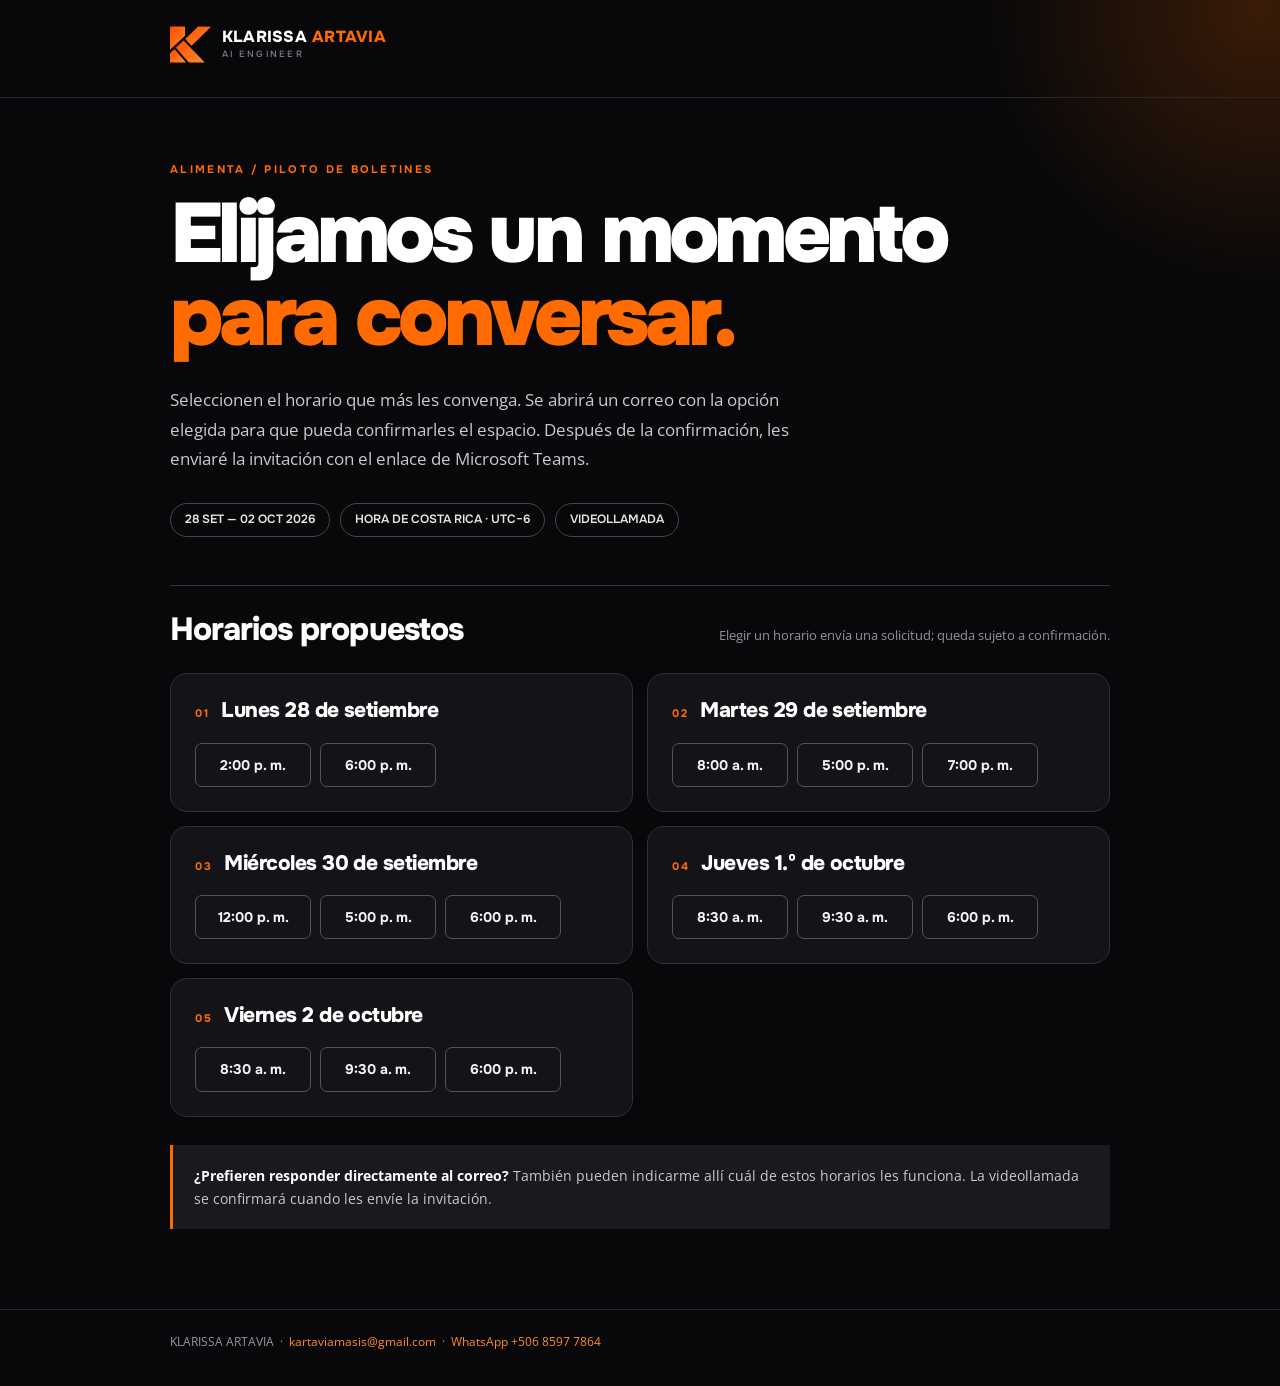
<file: alimenta-reunion-2026.html>
<!doctype html>
<html lang="es">
<head>
  <meta charset="utf-8">
  <meta name="viewport" content="width=device-width, initial-scale=1">
  <meta name="robots" content="noindex,nofollow">
  <meta name="theme-color" content="#08080a">
  <title>Coordinar reunión · Klarissa Artavia × Alimenta</title>
  <meta name="description" content="Opciones de horario para conversar sobre el piloto de boletines de Alimenta.">
  <link rel="preconnect" href="https://fonts.googleapis.com">
  <link rel="preconnect" href="https://fonts.gstatic.com" crossorigin>
  <link href="https://fonts.googleapis.com/css2?family=Onest:wght@400;500;600;700;800;900&family=Open+Sans:wght@400;500;600&display=swap" rel="stylesheet">
  <style>
    :root{--ink:#08080a;--panel:#141418;--line:#303035;--white:#fff;--soft:#ddd;--mute:#a5a5ac;--orange:#ff6b00}
    *{box-sizing:border-box}
    html{-webkit-text-size-adjust:100%}
    body{margin:0;min-height:100vh;background:var(--ink);color:var(--soft);font:16px/1.6 'Open Sans',Arial,sans-serif}
    body::before{content:"";position:fixed;z-index:0;width:600px;height:600px;right:-280px;top:-290px;pointer-events:none;background:radial-gradient(circle,rgba(255,107,0,.20),transparent 67%)}
    header,main,footer{position:relative;z-index:1}
    a{color:inherit}
    .wrap{width:min(100% - 40px,940px);margin:auto}
    header{border-bottom:1px solid #27272b;padding:24px 0}
    .brand{display:inline-flex;align-items:center;gap:11px;text-decoration:none;font:800 16px/1.05 'Onest',Arial,sans-serif;letter-spacing:.015em;color:var(--white)}
    .brand svg{width:41px;height:41px;flex:none}
    .brand em{font-style:normal;color:var(--orange)}
    .brand small{display:block;margin-top:5px;color:#85858b;font:500 9px/1.1 'Onest',Arial,sans-serif;letter-spacing:.25em}
    main{padding:64px 0 80px}
    .eyebrow{font:700 11px/1.4 'Onest',Arial,sans-serif;letter-spacing:.21em;color:var(--orange);text-transform:uppercase}
    h1{max-width:850px;margin:16px 0 0;color:var(--white);font:900 clamp(43px,8vw,84px)/.99 'Onest',Arial,sans-serif;letter-spacing:-.055em}
    h1 span{color:var(--orange)}
    .lead{max-width:62ch;margin:26px 0 0;color:#c9c9ce;font-size:17px;line-height:1.72}
    .meta{display:flex;flex-wrap:wrap;gap:10px;margin:30px 0 0}
    .meta span{border:1px solid #45454a;border-radius:100px;padding:8px 14px;color:#e6e6e8;font:600 12px/1.3 'Onest',Arial,sans-serif}
    .rule{height:1px;background:#343439;margin:48px 0 26px}
    .section-head{display:flex;justify-content:space-between;align-items:baseline;gap:16px;flex-wrap:wrap}
    .section-head h2{margin:0;color:var(--white);font:800 clamp(22px,3vw,32px)/1.15 'Onest',Arial,sans-serif;letter-spacing:-.03em}
    .section-head p{margin:0;color:#929299;font-size:13px}
    .days{display:grid;grid-template-columns:repeat(2,minmax(0,1fr));gap:14px;margin-top:25px}
    .day{border:1px solid var(--line);border-radius:17px;background:var(--panel);padding:24px;animation:rise .65s both}
    .day:nth-child(2){animation-delay:.06s}.day:nth-child(3){animation-delay:.12s}.day:nth-child(4){animation-delay:.18s}.day:nth-child(5){animation-delay:.24s}
    .day h3{display:flex;align-items:baseline;gap:12px;margin:0 0 19px;color:var(--white);font:800 21px/1.2 'Onest',Arial,sans-serif;letter-spacing:-.025em}
    .day h3 b{font-size:11px;letter-spacing:.15em;color:var(--orange)}
    .slots{display:flex;flex-wrap:wrap;gap:9px}
    .slot{min-width:116px;display:inline-flex;justify-content:center;align-items:center;padding:12px 15px;border:1px solid #525259;border-radius:7px;text-decoration:none;color:#f2f2f3;font:700 14px/1.3 'Onest',Arial,sans-serif;transition:background .22s ease,border-color .22s ease,color .22s ease,transform .22s ease}
    .slot:hover,.slot:focus-visible{background:var(--orange);border-color:var(--orange);color:#fff;transform:translateY(-2px);outline:none}
    .note{margin:28px 0 0;padding:19px 21px;border-left:3px solid var(--orange);background:#1a1a1e;color:#c9c9ce;font-size:14px;line-height:1.65}
    .note strong{color:#fff}
    footer{border-top:1px solid #27272b;padding:22px 0 35px;color:#96969d;font-size:12px}
    footer a{color:#ff8a2b;text-decoration:none}
    @keyframes rise{from{opacity:0;transform:translateY(15px)}to{opacity:1;transform:translateY(0)}}
    @media(max-width:680px){main{padding:42px 0 62px}.days{grid-template-columns:1fr}.day{padding:21px}.rule{margin-top:38px}.lead{font-size:16px}.slots{gap:8px}.slot{flex:1;min-width:calc(50% - 8px)}}
    @media(prefers-reduced-motion:reduce){.day{animation:none}.slot{transition:none}}
  </style>
</head>
<body>
  <header>
    <div class="wrap">
      <a class="brand" href="https://klarissaartavia.github.io/" aria-label="Klarissa Artavia, volver al sitio">
        <svg viewBox="0 0 100 100" aria-hidden="true"><defs><linearGradient id="k" x1="0" y1="0" x2="1" y2="1"><stop stop-color="#ff4d00"/><stop offset="1" stop-color="#ff8a2b"/></linearGradient></defs><g fill="url(#k)"><path d="M0.15 6.37 L36.75 6.37 L36.75 28.48 L0.00 62.74 L0.00 6.52Z"/><path d="M68.08 6.37 L100.00 6.52 L52.56 52.78 L36.90 36.53 L67.94 6.52Z"/><path d="M33.09 40.19 L84.92 93.63 L45.83 93.63 L14.35 57.91 L32.94 40.34Z"/><path d="M10.69 61.27 L39.24 93.63 L0.00 93.63 L0.00 71.23 L10.54 61.42Z"/></g></svg>
        <span>KLARISSA <em>ARTAVIA</em><small>AI ENGINEER</small></span>
      </a>
    </div>
  </header>
  <main class="wrap">
    <div class="eyebrow">ALIMENTA / PILOTO DE BOLETINES</div>
    <h1>Elijamos un momento <span>para conversar.</span></h1>
    <p class="lead">Seleccionen el horario que más les convenga. Se abrirá un correo con la opción elegida para que pueda confirmarles el espacio. Después de la confirmación, les enviaré la invitación con el enlace de Microsoft Teams.</p>
    <div class="meta"><span>28 SET — 02 OCT 2026</span><span>HORA DE COSTA RICA · UTC−6</span><span>VIDEOLLAMADA</span></div>
    <div class="rule"></div>
    <div class="section-head"><h2>Horarios propuestos</h2><p>Elegir un horario envía una solicitud; queda sujeto a confirmación.</p></div>
    <div class="days">
      <section class="day" aria-labelledby="lunes"><h3 id="lunes"><b>01</b> Lunes 28 de setiembre</h3><div class="slots"><a class="slot" href="mailto:kartaviamasis@gmail.com" data-slot="lunes 28 de setiembre de 2026, 2:00 p. m.">2:00 p. m.</a><a class="slot" href="mailto:kartaviamasis@gmail.com" data-slot="lunes 28 de setiembre de 2026, 6:00 p. m.">6:00 p. m.</a></div></section>
      <section class="day" aria-labelledby="martes"><h3 id="martes"><b>02</b> Martes 29 de setiembre</h3><div class="slots"><a class="slot" href="mailto:kartaviamasis@gmail.com" data-slot="martes 29 de setiembre de 2026, 8:00 a. m.">8:00 a. m.</a><a class="slot" href="mailto:kartaviamasis@gmail.com" data-slot="martes 29 de setiembre de 2026, 5:00 p. m.">5:00 p. m.</a><a class="slot" href="mailto:kartaviamasis@gmail.com" data-slot="martes 29 de setiembre de 2026, 7:00 p. m.">7:00 p. m.</a></div></section>
      <section class="day" aria-labelledby="miercoles"><h3 id="miercoles"><b>03</b> Miércoles 30 de setiembre</h3><div class="slots"><a class="slot" href="mailto:kartaviamasis@gmail.com" data-slot="miércoles 30 de setiembre de 2026, 12:00 p. m.">12:00 p. m.</a><a class="slot" href="mailto:kartaviamasis@gmail.com" data-slot="miércoles 30 de setiembre de 2026, 5:00 p. m.">5:00 p. m.</a><a class="slot" href="mailto:kartaviamasis@gmail.com" data-slot="miércoles 30 de setiembre de 2026, 6:00 p. m.">6:00 p. m.</a></div></section>
      <section class="day" aria-labelledby="jueves"><h3 id="jueves"><b>04</b> Jueves 1.º de octubre</h3><div class="slots"><a class="slot" href="mailto:kartaviamasis@gmail.com" data-slot="jueves 1.º de octubre de 2026, 8:30 a. m.">8:30 a. m.</a><a class="slot" href="mailto:kartaviamasis@gmail.com" data-slot="jueves 1.º de octubre de 2026, 9:30 a. m.">9:30 a. m.</a><a class="slot" href="mailto:kartaviamasis@gmail.com" data-slot="jueves 1.º de octubre de 2026, 6:00 p. m.">6:00 p. m.</a></div></section>
      <section class="day" aria-labelledby="viernes"><h3 id="viernes"><b>05</b> Viernes 2 de octubre</h3><div class="slots"><a class="slot" href="mailto:kartaviamasis@gmail.com" data-slot="viernes 2 de octubre de 2026, 8:30 a. m.">8:30 a. m.</a><a class="slot" href="mailto:kartaviamasis@gmail.com" data-slot="viernes 2 de octubre de 2026, 9:30 a. m.">9:30 a. m.</a><a class="slot" href="mailto:kartaviamasis@gmail.com" data-slot="viernes 2 de octubre de 2026, 6:00 p. m.">6:00 p. m.</a></div></section>
    </div>
    <p class="note"><strong>¿Prefieren responder directamente al correo?</strong> También pueden indicarme allí cuál de estos horarios les funciona. La videollamada se confirmará cuando les envíe la invitación.</p>
  </main>
  <footer><div class="wrap">KLARISSA ARTAVIA &nbsp;·&nbsp; <a href="mailto:kartaviamasis@gmail.com">kartaviamasis@gmail.com</a> &nbsp;·&nbsp; <a href="https://wa.me/50685977864">WhatsApp +506 8597 7864</a></div></footer>
  <script>
    document.querySelectorAll('[data-slot]').forEach(function (link) {
      var slot = link.getAttribute('data-slot');
      var subject = 'Alimenta | Solicitud de reunión: ' + slot;
      var body = 'Hola, Klarissa:\n\nNos gustaría solicitar el horario del ' + slot + ' (hora de Costa Rica).\n\nQuedamos atentos a tu confirmación y al enlace de la videollamada.\n\nSaludos,';
      link.href = 'mailto:kartaviamasis@gmail.com?subject=' + encodeURIComponent(subject) + '&body=' + encodeURIComponent(body);
      link.setAttribute('aria-label', 'Solicitar reunión el ' + slot + ', hora de Costa Rica');
    });
  </script>
</body>
</html>
</file>
<file: assets/mobile/site.css>
html.mobile-view body:not(.mobile-site){visibility:hidden}
body.mobile-site{all:revert;font-size:medium;line-height:normal;visibility:visible}
body.mobile-site *:where(:not(svg):not(svg *)),body.mobile-site *::before,body.mobile-site *::after{all:revert;box-sizing:border-box}
body.mobile-site{--orange:#ff6b00;--ink:#0b0b0c;--muted:#b0afb4;--line:#282828;font-family:'Open Sans',Arial,sans-serif;color:#fff;background:#202020;font-synthesis:none}
body.mobile-site *{box-sizing:border-box}
html.mobile-view{scroll-behavior:smooth;scroll-padding-top:24px}
body.mobile-site{margin:0;background:var(--ink);max-width:480px;margin-inline:auto;padding-bottom:24px}
body.mobile-site a{color:inherit;text-decoration:none}
body.mobile-site button{font:inherit;color:inherit;cursor:pointer}
body.mobile-site img{display:block;max-width:100%}
body.mobile-site h1,body.mobile-site h2,body.mobile-site h3,body.mobile-site p{margin:0}
body.mobile-site button,body.mobile-site a,body.mobile-site summary{-webkit-tap-highlight-color:transparent}
body.mobile-site a:focus-visible,body.mobile-site button:focus-visible{outline:2px solid var(--orange);outline-offset:4px}
body.mobile-site header{height:84px;display:flex;align-items:center;justify-content:space-between;padding:0 22px;border-bottom:1px solid var(--line);gap:12px}
body.mobile-site .brand{display:block;flex:none}
body.mobile-site .brand-logo{display:block;position:relative;overflow:hidden;width:162px;height:56px}
body.mobile-site .brand-logo img{position:absolute;max-width:none;width:214.6px;height:214.6px;left:-3.82px;top:-76.89px}
body.mobile-site .header-actions{display:flex;align-items:center;gap:8px}
body.mobile-site .header-contact,body.mobile-site .menu-button{width:42px;height:42px;border-radius:50%;display:flex;align-items:center;justify-content:center;border:1px solid #414141;background:none}
body.mobile-site .header-contact{background:var(--orange);color:#111;border-color:var(--orange);font-size:24px}
body.mobile-site .menu-button{flex-direction:column;gap:6px}
body.mobile-site .menu-button i{width:15px;height:1px;background:#fff}
body.mobile-site .hero{padding:23px 22px 0}
body.mobile-site .availability{display:flex;align-items:center;gap:7px;font-size:8px;text-transform:uppercase;letter-spacing:.12em;color:var(--muted)}
body.mobile-site .availability::before{content:"";width:5px;height:5px;background:var(--orange);border-radius:50%}
body.mobile-site .hero-stage{height:337px;position:relative;isolation:isolate;margin-top:20px;overflow:hidden}
body.mobile-site .hero-stage::before{content:"";position:absolute;inset:0;background:radial-gradient(ellipse at 77% 37%,#ff6b001c,transparent 62%);z-index:-1}
body.mobile-site .hero-stage::after{content:"";position:absolute;inset:0;background:linear-gradient(180deg,transparent 35%,#0b0b0c22 55%,#0b0b0c 98%);z-index:1}
body.mobile-site .hero-name{position:absolute;left:0;top:10px;font-size:11px;color:#ddd;line-height:1.65;z-index:3}
body.mobile-site .hero-name span{display:block;color:#818187;font-size:9px}
body.mobile-site .hero-photo{position:absolute;right:-18px;top:0;width:253px;height:347px;object-fit:contain;object-position:right top;max-width:none}
body.mobile-site .hero-title{position:absolute;bottom:12px;left:0;z-index:3;font-size:clamp(32px,10.8vw,47px);line-height:1.02;letter-spacing:-.07em;font-weight:700;text-transform:uppercase}
body.mobile-site .hero-title span{display:block;color:var(--orange)}
body.mobile-site .hero-title .last{color:#fff}
body.mobile-site .intro{font-size:13px;line-height:1.65;color:var(--muted);margin:12px 0 20px;max-width:37ch}
body.mobile-site .intro b{color:#fff;font-weight:600}
body.mobile-site .cta-row{display:grid;grid-template-columns:1.25fr 1fr;gap:9px}
body.mobile-site .button{display:flex;align-items:center;justify-content:space-between;min-height:49px;padding:0 16px;border-radius:4px;background:var(--orange);color:#111;font-size:11px;font-weight:700}
body.mobile-site .button.outline{color:#fff;background:none;border:1px solid #48484b}
body.mobile-site .button .arr{font-size:20px;line-height:1}
body.mobile-site .metrics{display:grid;grid-template-columns:repeat(3,1fr);gap:13px;padding:22px 0 26px;margin-top:26px;border-top:1px solid var(--line)}
body.mobile-site .metrics b{font-size:23px;font-weight:700;letter-spacing:-.045em;display:block}
body.mobile-site .metrics small{font-size:8px;color:#aaa;text-transform:uppercase;display:block;margin-top:5px;line-height:1.4}
body.mobile-site .client-strip{border-block:1px solid var(--line);padding:20px 22px}
body.mobile-site .client-strip p{font-size:8px;letter-spacing:.14em;color:#97979a;text-transform:uppercase;margin-bottom:12px}
body.mobile-site .client-names{display:grid;grid-template-columns:1fr 1fr;gap:13px 14px;font-size:9px;font-weight:700;letter-spacing:.02em;color:#c9c9cd}
body.mobile-site .client-names span:first-child{color:var(--orange)}
body.mobile-site section.content{padding:45px 22px 0}
body.mobile-site .section-top{display:flex;align-items:center;justify-content:space-between;gap:12px;margin-bottom:17px;font-size:8px;letter-spacing:.09em;text-transform:uppercase;color:var(--muted)}
body.mobile-site .section-top span:first-child{color:var(--orange)}
body.mobile-site h2{font-size:36px;line-height:1.05;letter-spacing:-.06em;font-weight:700}
body.mobile-site h2 em{font-style:normal;color:var(--orange)}
body.mobile-site .section-intro{font-size:12px;color:var(--muted);line-height:1.7;margin:16px 0 24px}
body.mobile-site .project{display:block;border:1px solid var(--line);border-radius:8px;overflow:hidden;margin-bottom:18px;background:#111112}
body.mobile-site .project-cover{height:174px;position:relative;overflow:hidden;background:#211610;border-bottom:1px solid #363026}
body.mobile-site .project-cover img{width:100%;height:100%;object-fit:cover}
body.mobile-site .cover-label{position:absolute;left:13px;top:13px;border:1px solid #ffffff29;background:#101012dd;border-radius:2px;color:#eee;font-size:8px;letter-spacing:.06em;text-transform:uppercase;padding:6px 8px}
body.mobile-site .cover-foot{position:absolute;inset:auto 0 0;padding:16px 13px;background:linear-gradient(transparent,#000d);font-size:9px;font-weight:500}
body.mobile-site .project-body{padding:19px}
body.mobile-site .project-head{display:flex;align-items:center;justify-content:space-between;gap:15px}
body.mobile-site .project-head h3{font-size:20px;letter-spacing:-.035em;line-height:1.2}
body.mobile-site .circle-arrow{display:grid;place-items:center;flex:none;border:1px solid #39393d;border-radius:3px;width:36px;height:36px;color:var(--orange);font-size:21px}
body.mobile-site .project p{font-size:12px;line-height:1.7;color:var(--muted);margin-top:11px}
body.mobile-site .project-meta{display:flex;gap:7px;flex-wrap:wrap;margin-top:17px}
body.mobile-site .project-meta span{font-size:8px;border:1px solid #383838;border-radius:2px;padding:5px 8px;color:#ccc}
body.mobile-site .result{display:flex;justify-content:space-between;gap:16px;align-items:center;margin-top:18px;padding-top:15px;border-top:1px solid var(--line);font-size:9px;color:var(--muted)}
body.mobile-site .result b{font-size:19px;letter-spacing:-.035em;color:#fff}
body.mobile-site .pipeline{height:174px;background:radial-gradient(ellipse at 55% 100%,#6c2f104d,transparent),#151516;display:flex;flex-direction:column;justify-content:center;padding:40px 18px 16px}
body.mobile-site .nodes{display:flex;align-items:center;justify-content:space-between;gap:7px}
body.mobile-site .node{border:1px solid #4c4c4e;background:#222223;border-radius:5px;text-align:center;width:74px;padding:13px 3px;font-size:9px;color:#bdbbc2}
body.mobile-site .node b{display:block;font-size:19px;color:white;margin-bottom:4px}
body.mobile-site .nodes i{font-style:normal;color:#e2702e;font-size:20px}
body.mobile-site .node:last-child{background:#fb6b001a;border-color:var(--orange)}
body.mobile-site .pipeline small{font-size:7px;margin-top:14px;text-align:center;text-transform:uppercase;letter-spacing:.1em;color:var(--orange)}
body.mobile-site .more{min-height:48px;display:flex;align-items:center;justify-content:space-between;font-size:11px;color:#eee;border-bottom:1px solid var(--line)}
body.mobile-site .outcome{border-top:1px solid #3d3d3e;padding:25px 0 23px}
body.mobile-site .outcome-label{display:flex;justify-content:space-between;gap:10px;font-size:8px;letter-spacing:.1em;text-transform:uppercase;color:#9e9ea4;margin-bottom:14px}
body.mobile-site .outcome-label span:first-child{color:var(--orange)}
body.mobile-site .outcome h3{font-size:23px;line-height:1.15;letter-spacing:-.04em}
body.mobile-site .outcome p{font-size:12px;line-height:1.75;color:var(--muted);margin-top:13px}
body.mobile-site .outcome p strong{font-weight:600;color:#efeff0}
body.mobile-site .proof{display:flex;align-items:center;gap:14px;margin-top:20px;padding:14px;border:1px solid #3e3e40;background:#161617;border-left:2px solid var(--orange)}
body.mobile-site .proof b{font-size:23px;font-weight:700;letter-spacing:-.06em;flex:none;color:#fff}
body.mobile-site .proof span{font-size:9px;line-height:1.6;color:#bdbdc0}
body.mobile-site .proof small{display:block;font-size:7px;text-transform:uppercase;letter-spacing:.1em;color:var(--orange);margin-top:4px}
body.mobile-site .outcome a{display:flex;align-items:center;justify-content:space-between;min-height:44px;margin-top:10px;font-size:10px;color:#ddd}
body.mobile-site .outcome a span:last-child{font-size:20px;color:var(--orange)}
body.mobile-site .about-card{background:#282828;color:#fff;border-radius:8px;padding:23px;margin-top:24px;border:1px solid #3b3b3b}
body.mobile-site .about-top{display:flex;align-items:center;gap:14px;margin-bottom:20px}
body.mobile-site .about-top img{width:68px;height:68px;object-fit:cover;object-position:50% 25%;border-radius:4px}
body.mobile-site .about-top b{font-size:12px}
body.mobile-site .about-top small{display:block;font-size:9px;color:#b4b4b8;margin-top:6px}
body.mobile-site .about-card h3{font-size:22px;line-height:1.2;letter-spacing:-.045em}
body.mobile-site .about-card p{font-size:12px;line-height:1.8;color:#bbb; margin-top:15px}
body.mobile-site .tools{display:flex;flex-wrap:wrap;gap:7px;margin-top:20px}
body.mobile-site .tools span{border:1px solid #393939;border-radius:3px;padding:8px 10px;font-size:9px}
body.mobile-site .writing{padding:22px;border:1px solid var(--line);border-radius:8px;display:block;margin-top:25px}
body.mobile-site .writing small{font-size:8px;color:var(--orange);text-transform:uppercase;letter-spacing:.12em}
body.mobile-site .writing p{font-size:20px;line-height:1.3;letter-spacing:-.045em;margin:12px 0 17px}
body.mobile-site .writing span{font-size:10px;color:var(--muted)}
body.mobile-site .contact-box{background:var(--orange);border-radius:8px;padding:25px;color:#111}
body.mobile-site .contact-box small{font-size:8px;letter-spacing:.13em;text-transform:uppercase}
body.mobile-site .contact-box h2{font-size:42px;margin:24px 0 18px}
body.mobile-site .contact-box p{font-size:12px;line-height:1.7;color:#332010;margin-bottom:24px}
body.mobile-site .contact-box .button{background:#111;color:white}
body.mobile-site .contact-box .secondary{display:flex;justify-content:space-between;align-items:center;min-height:48px;font-size:11px;margin-top:9px}
body.mobile-site .footer{padding:28px 22px 0;font-size:8px;color:var(--muted);display:flex;justify-content:space-between}
body.mobile-site .footer a{min-height:44px}
body.mobile-site .dock{display:none}
body.mobile-site dialog{margin:0 auto;inset:0;width:min(100%,480px);max-width:480px;max-height:none;height:100dvh;border:0;background:#0b0b0c;color:white;padding:24px;z-index:30}
body.mobile-site dialog::backdrop{background:#000a}
body.mobile-site .menu-head{display:flex;align-items:center;justify-content:space-between;font-size:9px;color:var(--orange);letter-spacing:.12em}
body.mobile-site .close{width:44px;height:44px;border:1px solid var(--line);border-radius:50%;background:none;font-size:25px}
body.mobile-site dialog nav{display:flex;flex-direction:column;gap:27px;margin-top:60px}
body.mobile-site dialog nav a{font-size:29px;letter-spacing:-.05em;font-weight:700}
body.mobile-site dialog footer{margin-top:45px;color:var(--muted);font-size:11px;line-height:1.8}
body.mobile-site .menu-lang{display:flex;gap:7px;margin-top:28px}
body.mobile-site .menu-lang button{min-height:44px;min-width:60px;background:none;border:1px solid #444;border-radius:4px;font-size:12px}
body.mobile-site .menu-lang button[aria-pressed="true"]{background:var(--orange);color:#111;border-color:var(--orange)}
body.mobile-site .profile-avatar{width:88px;height:88px;flex:none;border:2px solid var(--orange);padding:5px;border-radius:50%;background:transparent}
body.mobile-site .profile-crop{width:100%;height:100%;border-radius:50%;overflow:hidden;background:transparent}
body.mobile-site .about-top .profile-avatar img{width:100%;height:100%;border-radius:0;object-fit:cover;object-position:50% 15%;transform:scale(1.22);transform-origin:50% 15%}
body.mobile-site .about-top{gap:15px}
body.mobile-site .about-top b{font-size:13px}
body.mobile-site .about-top small{font-size:9px;line-height:1.6}
body.mobile-site .tools-carousel{margin-top:22px;min-width:0}
body.mobile-site .tools-heading{display:flex;justify-content:space-between;align-items:center;gap:14px;min-height:44px;margin-bottom:9px}
body.mobile-site .tools-heading>span{font-size:9px;text-transform:uppercase;letter-spacing:.09em;color:var(--muted)}
body.mobile-site .carousel-toggle{min-width:62px;min-height:44px;padding:0;background:none;border:0;color:var(--orange);display:flex;align-items:center;justify-content:flex-end;gap:7px;font-size:9px}
body.mobile-site .carousel-icon{font-size:13px}
body.mobile-site .tools-viewport{overflow:hidden;padding-block:3px 13px;-webkit-mask-image:linear-gradient(90deg,transparent,#000 5%,#000 95%,transparent);mask-image:linear-gradient(90deg,transparent,#000 5%,#000 95%,transparent)}
body.mobile-site .tools-track{display:flex;width:max-content;animation:tool-scroll 28s linear infinite;will-change:transform}
body.mobile-site .tools-group{display:flex;gap:9px;padding-right:9px;flex:none}
body.mobile-site .tools-group span{flex:none;background:var(--orange);color:#111;border:1px solid var(--orange);border-radius:100px;min-height:38px;display:inline-flex;align-items:center;justify-content:center;padding:8px 16px;white-space:nowrap;font-size:11px;font-weight:700}
body.mobile-site .tools-carousel[data-paused="true"] .tools-track,body.mobile-site .tools-carousel[data-visible="false"] .tools-track{animation-play-state:paused}
@media(hover:hover){body.mobile-site .tools-viewport:hover .tools-track{animation-play-state:paused}}
@keyframes tool-scroll{from{transform:translateX(0)}to{transform:translateX(-50%)}}
@media(max-width:350px){body.mobile-site header{padding-inline:18px}
body.mobile-site .hero,body.mobile-site section.content{padding-inline:18px}
body.mobile-site .brand-logo{width:142px;height:49px}
body.mobile-site .brand-logo img{width:188.1px;height:188.1px;left:-3.35px;top:-67.4px}
body.mobile-site .header-actions{gap:6px}
body.mobile-site .hero-stage{height:308px}
body.mobile-site .hero-photo{width:228px;height:313px;right:-25px}
body.mobile-site .button{font-size:10px;padding-inline:11px}
body.mobile-site .metrics small{font-size:7px}
body.mobile-site h2{font-size:31px}
body.mobile-site .hero-name{font-size:10px}
body.mobile-site .profile-avatar{width:78px;height:78px}
body.mobile-site .about-top{gap:12px}
body.mobile-site .about-top b{font-size:12px}
body.mobile-site .tools-heading>span{font-size:8px}}
@media(prefers-reduced-motion:reduce){html.mobile-view{scroll-behavior:auto}
body.mobile-site .tools-track{animation:none;will-change:auto}
body.mobile-site .carousel-toggle{display:none}
body.mobile-site .tools-viewport{overflow-x:auto;scrollbar-width:thin}
body.mobile-site .tools-group[aria-hidden="true"]{display:none}}
body.mobile-site #about{margin-top:32px;padding-top:27px;border-top:1px solid #343434}
body.mobile-site #about>.section-top{margin-bottom:16px}
body.mobile-site #about .tools-carousel{margin-top:20px}
body.mobile-site #about .tools-heading{margin-bottom:5px}
body.mobile-site .toolkit-more{margin-top:2px}
body.mobile-site .linkedin-link{margin-top:23px;padding:19px 16px;display:flex;align-items:center;gap:14px;border:1px solid #383838;border-radius:8px;background:#151515;min-height:86px}
body.mobile-site .linkedin-mark{width:39px;height:39px;flex:none;display:grid;place-items:center;background:var(--orange);color:#101010;font-size:23px;font-weight:700;letter-spacing:-.065em;border-radius:5px}
body.mobile-site .linkedin-copy{min-width:0;flex:1}
body.mobile-site .linkedin-copy b{display:block;font-size:12px;line-height:1.5;font-weight:600;color:#eee}
body.mobile-site .linkedin-copy small{display:block;font-size:9px;line-height:1.6;color:#aaa;margin-top:4px}
body.mobile-site .linkedin-arrow{flex:none;color:var(--orange);font-size:24px}
@media(max-width:350px){body.mobile-site .linkedin-link{padding-inline:14px;gap:11px}
body.mobile-site .linkedin-copy b{font-size:11px}}
body.mobile-site .hero-name .hello{font-size:11px;color:#ddd}
body.mobile-site .expanded-content{padding-top:18px}
body.mobile-site .mobile-expand summary{list-style:none;cursor:pointer}
body.mobile-site .mobile-expand summary::-webkit-details-marker{display:none}
body.mobile-site .mobile-expand[open]>summary>span:last-child{transform:rotate(45deg)}
body.mobile-site .expanded-kpis{display:flex;gap:17px;flex-wrap:wrap;padding-top:17px;margin-top:17px;border-top:1px solid #333}
body.mobile-site .expanded-kpis b{display:block;font-size:18px;letter-spacing:-.03em}
body.mobile-site .expanded-kpis small{display:block;font-size:8px;color:#aaa;margin-top:4px}
body.mobile-site .expanded-toolkit{display:flex;flex-wrap:wrap;gap:8px;padding:18px 0 4px}
body.mobile-site .expanded-toolkit span{font-size:10px;border:1px solid #ff6b0066;color:#ff6b00;border-radius:100px;padding:8px 12px}
/* Mobile icon system: SVG geometry, independent of emoji fonts. */
body.mobile-site .ui-icon{width:19px;height:19px;display:inline-block;vertical-align:middle;flex:none;fill:none;stroke:currentColor;stroke-width:1.65;stroke-linecap:round;stroke-linejoin:round}
body.mobile-site .header-contact .ui-icon{width:24px;height:24px}
body.mobile-site .arr{display:flex;align-items:center;justify-content:center}
body.mobile-site .circle-arrow .ui-icon{width:18px;height:18px}
body.mobile-site .section-top .ui-icon{width:10px;height:10px}
body.mobile-site .cover-foot .ui-icon{width:13px;height:13px;margin-left:3px}
body.mobile-site .proof b .ui-icon{width:21px;height:21px}
body.mobile-site .outcome a .ui-icon,body.mobile-site .secondary .ui-icon{width:18px;height:18px}
body.mobile-site .linkedin-arrow{display:flex;align-items:center}
body.mobile-site .linkedin-arrow .ui-icon{width:23px;height:23px}
body.mobile-site .nodes i{display:flex;align-items:center;justify-content:center}
body.mobile-site .nodes i .ui-icon{width:17px;height:17px}
body.mobile-site .carousel-icon{display:flex;align-items:center}
body.mobile-site .carousel-icon .ui-icon{width:13px;height:13px;stroke-width:1.7}
body.mobile-site .close{display:flex;align-items:center;justify-content:center}
body.mobile-site .close .ui-icon{width:19px;height:19px}
body.mobile-site .more>span:last-child{display:flex;align-items:center;transition:transform .25s ease}

/* Scroll entrances and touch feedback use native transforms and opacity. */
body.mobile-site.motion-ready .mobile-reveal{opacity:0;transform:translate3d(0,20px,0)}
body.mobile-site.motion-ready.motion-active .mobile-reveal{transition:opacity .65s ease,transform .75s cubic-bezier(.22,1,.36,1);transition-delay:var(--reveal-delay,0ms)}
body.mobile-site.motion-ready .mobile-reveal.is-visible{opacity:1;transform:none}
body.mobile-site .button,body.mobile-site .header-contact,body.mobile-site .menu-button,body.mobile-site .linkedin-link{transition:transform .18s ease,background .25s ease,border-color .25s ease}
body.mobile-site .button:active,body.mobile-site .header-contact:active,body.mobile-site .menu-button:active,body.mobile-site .linkedin-link:active{transform:scale(.97)}
body.mobile-site .project:active{border-color:#ff6b0077}
body.mobile-site .mobile-expand[open]>.expanded-content,body.mobile-site .mobile-expand[open]>.expanded-toolkit{animation:mobile-expand-in .35s ease both}
@keyframes mobile-expand-in{from{opacity:0;transform:translateY(8px)}to{opacity:1;transform:none}}

/* The menu animates both opening and closing, including Escape. */
body.mobile-site dialog{opacity:0;transform:translateY(18px);transition:opacity .22s ease,transform .35s cubic-bezier(.22,1,.36,1)}
body.mobile-site dialog.is-open{opacity:1;transform:none}
body.mobile-site dialog::backdrop{background:#000b}
body.mobile-site dialog nav a{opacity:0;transform:translateY(14px);transition:opacity .3s ease,transform .42s cubic-bezier(.22,1,.36,1)}
body.mobile-site dialog.is-open nav a{opacity:1;transform:none}
body.mobile-site dialog.is-open nav a:nth-child(2){transition-delay:45ms}
body.mobile-site dialog.is-open nav a:nth-child(3){transition-delay:90ms}
body.mobile-site dialog.is-open nav a:nth-child(4){transition-delay:135ms}
@media(prefers-reduced-motion:reduce){
body.mobile-site .mobile-reveal{opacity:1!important;transform:none!important;transition:none!important}
body.mobile-site dialog,body.mobile-site dialog nav a{transition:none}
body.mobile-site .expanded-content,body.mobile-site .expanded-toolkit{animation:none!important}
}
</file>
